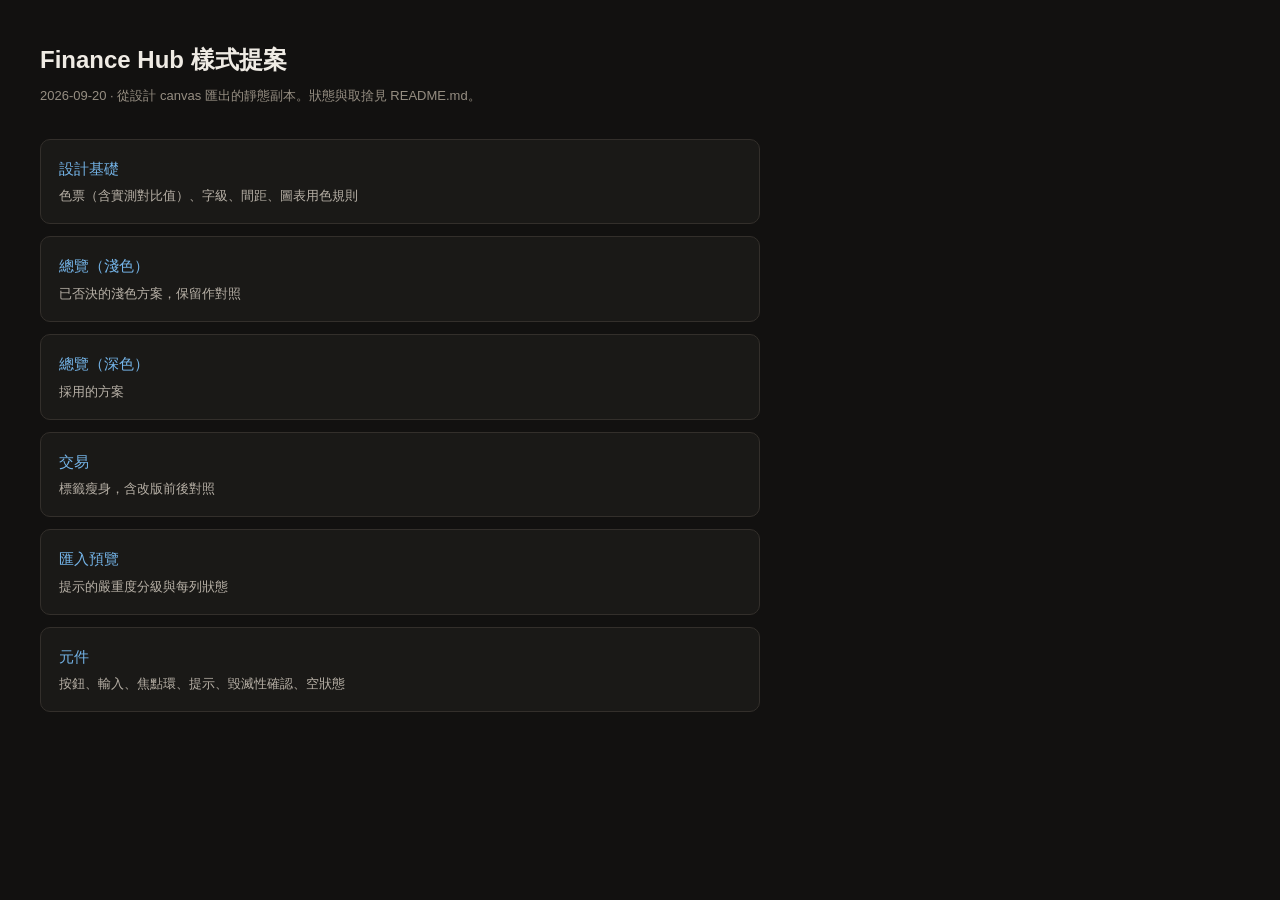
<file: docs/design/2026-09-restyle/index.html>
<!doctype html>
<html lang="zh-Hant">
<head>
<meta charset="utf-8">
<title>Finance Hub 樣式提案 2026-09</title>
<style>
body { margin: 0; padding: 40px; background: #121110; color: #efebe4;
  font: 15px/1.7 -apple-system, BlinkMacSystemFont, "Segoe UI", "PingFang TC", "Noto Sans TC", sans-serif; }
h1 { font-size: 24px; margin: 0 0 4px; }
p.sub { color: #968e82; margin: 0 0 32px; font-size: 13px; }
ol { list-style: none; padding: 0; margin: 0; display: grid; gap: 12px; max-width: 720px; }
a { display: block; padding: 16px 18px; border: 1px solid #332f2b; border-radius: 10px;
  background: #1a1917; color: #74b4e8; text-decoration: none; }
a:hover { border-color: #736c63; }
span { display: block; color: #b7b0a6; font-size: 13px; margin-top: 4px; }
</style>
</head>
<body>
<h1>Finance Hub 樣式提案</h1>
<p class="sub">2026-09-20 · 從設計 canvas 匯出的靜態副本。狀態與取捨見 README.md。</p>
<ol>
  <li><a href="01-foundations.html">設計基礎<span>色票（含實測對比值）、字級、間距、圖表用色規則</span></a></li>
  <li><a href="02-overview-light.html">總覽（淺色）<span>已否決的淺色方案，保留作對照</span></a></li>
  <li><a href="03-overview-dark.html">總覽（深色）<span>採用的方案</span></a></li>
  <li><a href="04-transactions.html">交易<span>標籤瘦身，含改版前後對照</span></a></li>
  <li><a href="05-import.html">匯入預覽<span>提示的嚴重度分級與每列狀態</span></a></li>
  <li><a href="06-components.html">元件<span>按鈕、輸入、焦點環、提示、毀滅性確認、空狀態</span></a></li>
</ol>
</body>
</html>
</file>
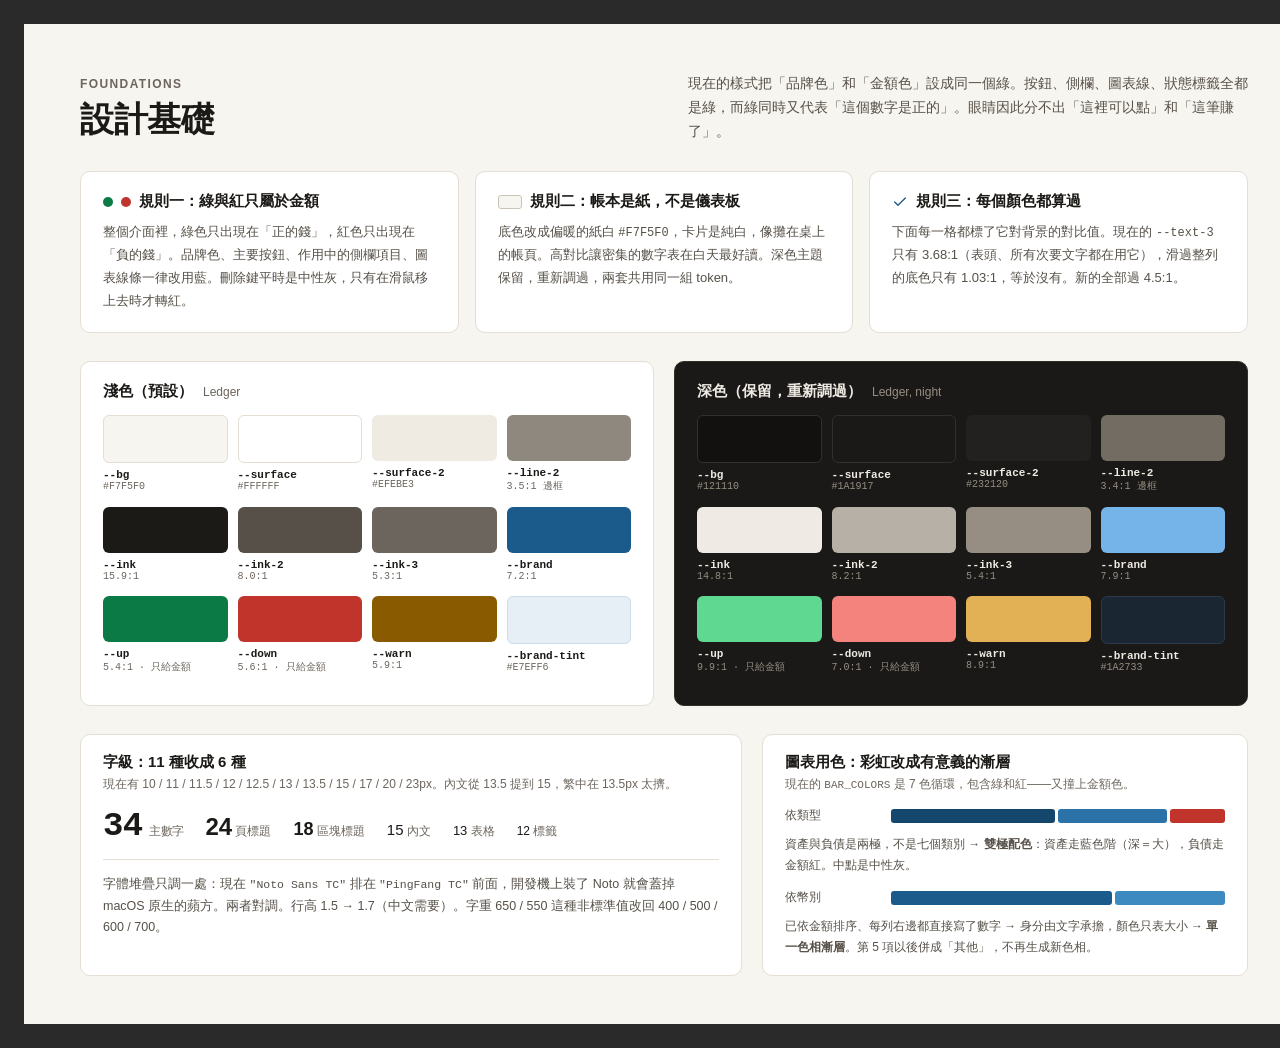
<file: docs/design/2026-09-restyle/01-foundations.html>
<!doctype html>
<html lang="zh-Hant">
<head>
<meta charset="utf-8">
<title>設計基礎 — Finance Hub 樣式提案 2026-09</title>
<style>
body { margin: 0; font-family: -apple-system, BlinkMacSystemFont, "Segoe UI", "PingFang TC", "Noto Sans TC", sans-serif; }
a { color: #1C5A8A; } a:hover { color: #14476B; }
body { padding: 24px; background: #2a2a2a; }
</style>
</head>
<body>
<!-- Exported from the design canvas on 2026-09-21. 色票（含實測對比值）、字級、間距、圖表用色規則 -->
<div style="width: 1280px; height: 1000px; box-sizing: border-box; padding: 48px 56px; background: #F7F5F0; color: #1C1A17; display: flex; flex-direction: column; gap: 28px;">

  <div style="display: flex; align-items: flex-end; justify-content: space-between; gap: 24px;">
    <div>
      <div style="font-size: 12px; font-weight: 600; letter-spacing: 1.4px; color: #6C655D;">FOUNDATIONS</div>
      <h1 style="margin: 6px 0 0; font-size: 34px; font-weight: 700; letter-spacing: -0.4px;">設計基礎</h1>
    </div>
    <div style="max-width: 560px; font-size: 14px; line-height: 1.7; color: #565048;">
      現在的樣式把「品牌色」和「金額色」設成同一個綠。按鈕、側欄、圖表線、狀態標籤全都是綠，而綠同時又代表「這個數字是正的」。眼睛因此分不出「這裡可以點」和「這筆賺了」。
    </div>
  </div>

  <div style="display: flex; gap: 16px;">
    <div style="flex-grow: 1; flex-basis: 0; background: #FFFFFF; border: 1px solid #E4DED4; border-radius: 10px; padding: 20px 22px;">
      <div style="display: flex; align-items: center; gap: 8px; margin-bottom: 10px;">
        <span style="width: 10px; height: 10px; border-radius: 50%; background: #0B7A45;"></span>
        <span style="width: 10px; height: 10px; border-radius: 50%; background: #C0342B;"></span>
        <div style="font-size: 15px; font-weight: 700;">規則一：綠與紅只屬於金額</div>
      </div>
      <div style="font-size: 13px; line-height: 1.75; color: #565048;">
        整個介面裡，綠色只出現在「正的錢」，紅色只出現在「負的錢」。品牌色、主要按鈕、作用中的側欄項目、圖表線條一律改用藍。刪除鍵平時是中性灰，只有在滑鼠移上去時才轉紅。
      </div>
    </div>
    <div style="flex-grow: 1; flex-basis: 0; background: #FFFFFF; border: 1px solid #E4DED4; border-radius: 10px; padding: 20px 22px;">
      <div style="display: flex; align-items: center; gap: 8px; margin-bottom: 10px;">
        <span style="display: inline-block; width: 22px; height: 12px; border-radius: 3px; background: #F7F5F0; border: 1px solid #CBC3B5;"></span>
        <div style="font-size: 15px; font-weight: 700;">規則二：帳本是紙，不是儀表板</div>
      </div>
      <div style="font-size: 13px; line-height: 1.75; color: #565048;">
        底色改成偏暖的紙白 <span style="font-family: ui-monospace, 'SF Mono', Menlo, monospace; font-size: 12px;">#F7F5F0</span>，卡片是純白，像攤在桌上的帳頁。高對比讓密集的數字表在白天最好讀。深色主題保留，重新調過，兩套共用同一組 token。
      </div>
    </div>
    <div style="flex-grow: 1; flex-basis: 0; background: #FFFFFF; border: 1px solid #E4DED4; border-radius: 10px; padding: 20px 22px;">
      <div style="display: flex; align-items: center; gap: 8px; margin-bottom: 10px;">
        <svg width="16" height="16" viewBox="0 0 24 24" fill="none" stroke="#1C5A8A" stroke-width="2" stroke-linecap="round" stroke-linejoin="round" aria-hidden="true"><path d="M20 6 9 17l-5-5"></path></svg>
        <div style="font-size: 15px; font-weight: 700;">規則三：每個顏色都算過</div>
      </div>
      <div style="font-size: 13px; line-height: 1.75; color: #565048;">
        下面每一格都標了它對背景的對比值。現在的 <span style="font-family: ui-monospace, 'SF Mono', Menlo, monospace; font-size: 12px;">--text-3</span> 只有 3.68:1（表頭、所有次要文字都在用它），滑過整列的底色只有 1.03:1，等於沒有。新的全部過 4.5:1。
      </div>
    </div>
  </div>

  <div style="display: flex; gap: 20px; flex-grow: 1;">

    <div style="flex-grow: 1; flex-basis: 0; background: #FFFFFF; border: 1px solid #E4DED4; border-radius: 10px; padding: 20px 22px; display: flex; flex-direction: column; gap: 14px;">
      <div style="display: flex; align-items: baseline; gap: 10px;">
        <div style="font-size: 15px; font-weight: 700;">淺色（預設）</div>
        <div style="font-size: 12px; color: #6C655D;">Ledger</div>
      </div>

      <div style="display: grid; grid-template-columns: repeat(4, minmax(0, 1fr)); gap: 10px;">
        <div><div style="height: 46px; border-radius: 6px; background: #F7F5F0; border: 1px solid #E4DED4;"></div><div style="margin-top: 6px; font-family: ui-monospace, 'SF Mono', Menlo, monospace; font-size: 11px; font-weight: 600;">--bg</div><div style="font-family: ui-monospace, 'SF Mono', Menlo, monospace; font-size: 10px; color: #6C655D;">#F7F5F0</div></div>
        <div><div style="height: 46px; border-radius: 6px; background: #FFFFFF; border: 1px solid #E4DED4;"></div><div style="margin-top: 6px; font-family: ui-monospace, 'SF Mono', Menlo, monospace; font-size: 11px; font-weight: 600;">--surface</div><div style="font-family: ui-monospace, 'SF Mono', Menlo, monospace; font-size: 10px; color: #6C655D;">#FFFFFF</div></div>
        <div><div style="height: 46px; border-radius: 6px; background: #EFEBE3;"></div><div style="margin-top: 6px; font-family: ui-monospace, 'SF Mono', Menlo, monospace; font-size: 11px; font-weight: 600;">--surface-2</div><div style="font-family: ui-monospace, 'SF Mono', Menlo, monospace; font-size: 10px; color: #6C655D;">#EFEBE3</div></div>
        <div><div style="height: 46px; border-radius: 6px; background: #8E887E;"></div><div style="margin-top: 6px; font-family: ui-monospace, 'SF Mono', Menlo, monospace; font-size: 11px; font-weight: 600;">--line-2</div><div style="font-family: ui-monospace, 'SF Mono', Menlo, monospace; font-size: 10px; color: #6C655D;">3.5:1 邊框</div></div>
      </div>

      <div style="display: grid; grid-template-columns: repeat(4, minmax(0, 1fr)); gap: 10px;">
        <div><div style="height: 46px; border-radius: 6px; background: #1C1A17;"></div><div style="margin-top: 6px; font-family: ui-monospace, 'SF Mono', Menlo, monospace; font-size: 11px; font-weight: 600;">--ink</div><div style="font-family: ui-monospace, 'SF Mono', Menlo, monospace; font-size: 10px; color: #6C655D;">15.9:1</div></div>
        <div><div style="height: 46px; border-radius: 6px; background: #565048;"></div><div style="margin-top: 6px; font-family: ui-monospace, 'SF Mono', Menlo, monospace; font-size: 11px; font-weight: 600;">--ink-2</div><div style="font-family: ui-monospace, 'SF Mono', Menlo, monospace; font-size: 10px; color: #6C655D;">8.0:1</div></div>
        <div><div style="height: 46px; border-radius: 6px; background: #6C655D;"></div><div style="margin-top: 6px; font-family: ui-monospace, 'SF Mono', Menlo, monospace; font-size: 11px; font-weight: 600;">--ink-3</div><div style="font-family: ui-monospace, 'SF Mono', Menlo, monospace; font-size: 10px; color: #6C655D;">5.3:1</div></div>
        <div><div style="height: 46px; border-radius: 6px; background: #1B5B8C;"></div><div style="margin-top: 6px; font-family: ui-monospace, 'SF Mono', Menlo, monospace; font-size: 11px; font-weight: 600;">--brand</div><div style="font-family: ui-monospace, 'SF Mono', Menlo, monospace; font-size: 10px; color: #6C655D;">7.2:1</div></div>
      </div>

      <div style="display: grid; grid-template-columns: repeat(4, minmax(0, 1fr)); gap: 10px;">
        <div><div style="height: 46px; border-radius: 6px; background: #0B7A45;"></div><div style="margin-top: 6px; font-family: ui-monospace, 'SF Mono', Menlo, monospace; font-size: 11px; font-weight: 600;">--up</div><div style="font-family: ui-monospace, 'SF Mono', Menlo, monospace; font-size: 10px; color: #6C655D;">5.4:1 · 只給金額</div></div>
        <div><div style="height: 46px; border-radius: 6px; background: #C0342B;"></div><div style="margin-top: 6px; font-family: ui-monospace, 'SF Mono', Menlo, monospace; font-size: 11px; font-weight: 600;">--down</div><div style="font-family: ui-monospace, 'SF Mono', Menlo, monospace; font-size: 10px; color: #6C655D;">5.6:1 · 只給金額</div></div>
        <div><div style="height: 46px; border-radius: 6px; background: #8A5A00;"></div><div style="margin-top: 6px; font-family: ui-monospace, 'SF Mono', Menlo, monospace; font-size: 11px; font-weight: 600;">--warn</div><div style="font-family: ui-monospace, 'SF Mono', Menlo, monospace; font-size: 10px; color: #6C655D;">5.9:1</div></div>
        <div><div style="height: 46px; border-radius: 6px; background: #E7EFF6; border: 1px solid #CBDCEA;"></div><div style="margin-top: 6px; font-family: ui-monospace, 'SF Mono', Menlo, monospace; font-size: 11px; font-weight: 600;">--brand-tint</div><div style="font-family: ui-monospace, 'SF Mono', Menlo, monospace; font-size: 10px; color: #6C655D;">#E7EFF6</div></div>
      </div>
    </div>

    <div style="flex-grow: 1; flex-basis: 0; background: #1A1917; border: 1px solid #332F2B; border-radius: 10px; padding: 20px 22px; display: flex; flex-direction: column; gap: 14px;">
      <div style="display: flex; align-items: baseline; gap: 10px;">
        <div style="font-size: 15px; font-weight: 700; color: #EFEBE4;">深色（保留，重新調過）</div>
        <div style="font-size: 12px; color: #968E82;">Ledger, night</div>
      </div>

      <div style="display: grid; grid-template-columns: repeat(4, minmax(0, 1fr)); gap: 10px;">
        <div><div style="height: 46px; border-radius: 6px; background: #121110; border: 1px solid #332F2B;"></div><div style="margin-top: 6px; font-family: ui-monospace, 'SF Mono', Menlo, monospace; font-size: 11px; font-weight: 600; color: #EFEBE4;">--bg</div><div style="font-family: ui-monospace, 'SF Mono', Menlo, monospace; font-size: 10px; color: #968E82;">#121110</div></div>
        <div><div style="height: 46px; border-radius: 6px; background: #1A1917; border: 1px solid #332F2B;"></div><div style="margin-top: 6px; font-family: ui-monospace, 'SF Mono', Menlo, monospace; font-size: 11px; font-weight: 600; color: #EFEBE4;">--surface</div><div style="font-family: ui-monospace, 'SF Mono', Menlo, monospace; font-size: 10px; color: #968E82;">#1A1917</div></div>
        <div><div style="height: 46px; border-radius: 6px; background: #232120;"></div><div style="margin-top: 6px; font-family: ui-monospace, 'SF Mono', Menlo, monospace; font-size: 11px; font-weight: 600; color: #EFEBE4;">--surface-2</div><div style="font-family: ui-monospace, 'SF Mono', Menlo, monospace; font-size: 10px; color: #968E82;">#232120</div></div>
        <div><div style="height: 46px; border-radius: 6px; background: #736C63;"></div><div style="margin-top: 6px; font-family: ui-monospace, 'SF Mono', Menlo, monospace; font-size: 11px; font-weight: 600; color: #EFEBE4;">--line-2</div><div style="font-family: ui-monospace, 'SF Mono', Menlo, monospace; font-size: 10px; color: #968E82;">3.4:1 邊框</div></div>
      </div>

      <div style="display: grid; grid-template-columns: repeat(4, minmax(0, 1fr)); gap: 10px;">
        <div><div style="height: 46px; border-radius: 6px; background: #EFEBE4;"></div><div style="margin-top: 6px; font-family: ui-monospace, 'SF Mono', Menlo, monospace; font-size: 11px; font-weight: 600; color: #EFEBE4;">--ink</div><div style="font-family: ui-monospace, 'SF Mono', Menlo, monospace; font-size: 10px; color: #968E82;">14.8:1</div></div>
        <div><div style="height: 46px; border-radius: 6px; background: #B7B0A6;"></div><div style="margin-top: 6px; font-family: ui-monospace, 'SF Mono', Menlo, monospace; font-size: 11px; font-weight: 600; color: #EFEBE4;">--ink-2</div><div style="font-family: ui-monospace, 'SF Mono', Menlo, monospace; font-size: 10px; color: #968E82;">8.2:1</div></div>
        <div><div style="height: 46px; border-radius: 6px; background: #968E82;"></div><div style="margin-top: 6px; font-family: ui-monospace, 'SF Mono', Menlo, monospace; font-size: 11px; font-weight: 600; color: #EFEBE4;">--ink-3</div><div style="font-family: ui-monospace, 'SF Mono', Menlo, monospace; font-size: 10px; color: #968E82;">5.4:1</div></div>
        <div><div style="height: 46px; border-radius: 6px; background: #74B4E8;"></div><div style="margin-top: 6px; font-family: ui-monospace, 'SF Mono', Menlo, monospace; font-size: 11px; font-weight: 600; color: #EFEBE4;">--brand</div><div style="font-family: ui-monospace, 'SF Mono', Menlo, monospace; font-size: 10px; color: #968E82;">7.9:1</div></div>
      </div>

      <div style="display: grid; grid-template-columns: repeat(4, minmax(0, 1fr)); gap: 10px;">
        <div><div style="height: 46px; border-radius: 6px; background: #5FD991;"></div><div style="margin-top: 6px; font-family: ui-monospace, 'SF Mono', Menlo, monospace; font-size: 11px; font-weight: 600; color: #EFEBE4;">--up</div><div style="font-family: ui-monospace, 'SF Mono', Menlo, monospace; font-size: 10px; color: #968E82;">9.9:1 · 只給金額</div></div>
        <div><div style="height: 46px; border-radius: 6px; background: #F4837E;"></div><div style="margin-top: 6px; font-family: ui-monospace, 'SF Mono', Menlo, monospace; font-size: 11px; font-weight: 600; color: #EFEBE4;">--down</div><div style="font-family: ui-monospace, 'SF Mono', Menlo, monospace; font-size: 10px; color: #968E82;">7.0:1 · 只給金額</div></div>
        <div><div style="height: 46px; border-radius: 6px; background: #E3B155;"></div><div style="margin-top: 6px; font-family: ui-monospace, 'SF Mono', Menlo, monospace; font-size: 11px; font-weight: 600; color: #EFEBE4;">--warn</div><div style="font-family: ui-monospace, 'SF Mono', Menlo, monospace; font-size: 10px; color: #968E82;">8.9:1</div></div>
        <div><div style="height: 46px; border-radius: 6px; background: #1A2733; border: 1px solid #2B3A49;"></div><div style="margin-top: 6px; font-family: ui-monospace, 'SF Mono', Menlo, monospace; font-size: 11px; font-weight: 600; color: #EFEBE4;">--brand-tint</div><div style="font-family: ui-monospace, 'SF Mono', Menlo, monospace; font-size: 10px; color: #968E82;">#1A2733</div></div>
      </div>
    </div>
  </div>

  <div style="display: flex; gap: 20px;">
    <div style="flex-grow: 1.4; flex-basis: 0; background: #FFFFFF; border: 1px solid #E4DED4; border-radius: 10px; padding: 18px 22px;">
      <div style="font-size: 15px; font-weight: 700; margin-bottom: 4px;">字級：11 種收成 6 種</div>
      <div style="font-size: 12px; color: #6C655D; margin-bottom: 14px;">現在有 10 / 11 / 11.5 / 12 / 12.5 / 13 / 13.5 / 15 / 17 / 20 / 23px。內文從 13.5 提到 15，繁中在 13.5px 太擠。</div>
      <div style="display: flex; align-items: baseline; gap: 22px; flex-wrap: wrap;">
        <div style="font-family: ui-monospace, 'SF Mono', Menlo, monospace; font-size: 34px; font-weight: 700; letter-spacing: -0.6px; font-variant-numeric: tabular-nums;">34<span style="font-size: 12px; font-weight: 400; color: #6C655D; font-family: inherit;"> 主數字</span></div>
        <div style="font-size: 24px; font-weight: 700;">24<span style="font-size: 12px; font-weight: 400; color: #6C655D;"> 頁標題</span></div>
        <div style="font-size: 18px; font-weight: 600;">18<span style="font-size: 12px; font-weight: 400; color: #6C655D;"> 區塊標題</span></div>
        <div style="font-size: 15px;">15<span style="font-size: 12px; color: #6C655D;"> 內文</span></div>
        <div style="font-size: 13px;">13<span style="font-size: 12px; color: #6C655D;"> 表格</span></div>
        <div style="font-size: 12px;">12<span style="font-size: 12px; color: #6C655D;"> 標籤</span></div>
      </div>
      <div style="margin-top: 14px; padding-top: 14px; border-top: 1px solid #E4DED4; font-size: 12.5px; line-height: 1.7; color: #565048;">
        字體堆疊只調一處：現在 <span style="font-family: ui-monospace, 'SF Mono', Menlo, monospace; font-size: 11.5px;">"Noto Sans TC"</span> 排在 <span style="font-family: ui-monospace, 'SF Mono', Menlo, monospace; font-size: 11.5px;">"PingFang TC"</span> 前面，開發機上裝了 Noto 就會蓋掉 macOS 原生的蘋方。兩者對調。行高 1.5 → 1.7（中文需要）。字重 650 / 550 這種非標準值改回 400 / 500 / 600 / 700。
      </div>
    </div>

    <div style="flex-grow: 1; flex-basis: 0; background: #FFFFFF; border: 1px solid #E4DED4; border-radius: 10px; padding: 18px 22px;">
      <div style="font-size: 15px; font-weight: 700; margin-bottom: 4px;">圖表用色：彩虹改成有意義的漸層</div>
      <div style="font-size: 12px; color: #6C655D; margin-bottom: 14px;">現在的 <span style="font-family: ui-monospace, 'SF Mono', Menlo, monospace; font-size: 11px;">BAR_COLORS</span> 是 7 色循環，包含綠和紅——又撞上金額色。</div>
      <div style="display: flex; flex-direction: column; gap: 10px;">
        <div style="display: flex; align-items: center; gap: 10px;">
          <div style="flex: 0 0 96px; font-size: 12px; color: #565048;">依類型</div>
          <div style="display: flex; gap: 3px; flex-grow: 1;">
            <span style="flex-grow: 3; height: 14px; border-radius: 3px; background: #14476B;"></span>
            <span style="flex-grow: 2; height: 14px; border-radius: 3px; background: #2A72A8;"></span>
            <span style="flex-grow: 1; height: 14px; border-radius: 3px; background: #C0342B;"></span>
          </div>
        </div>
        <div style="font-size: 12px; line-height: 1.7; color: #565048;">資產與負債是兩極，不是七個類別 → <b>雙極配色</b>：資產走藍色階（深＝大），負債走金額紅。中點是中性灰。</div>
        <div style="display: flex; align-items: center; gap: 10px; margin-top: 4px;">
          <div style="flex: 0 0 96px; font-size: 12px; color: #565048;">依幣別</div>
          <div style="display: flex; gap: 3px; flex-grow: 1;">
            <span style="flex-grow: 4; height: 14px; border-radius: 3px; background: #1B5B8C;"></span>
            <span style="flex-grow: 2; height: 14px; border-radius: 3px; background: #3D8AC0;"></span>
          </div>
        </div>
        <div style="font-size: 12px; line-height: 1.7; color: #565048;">已依金額排序、每列右邊都直接寫了數字 → 身分由文字承擔，顏色只表大小 → <b>單一色相漸層</b>。第 5 項以後併成「其他」，不再生成新色相。</div>
      </div>
    </div>
  </div>

</div>
</body>
</html>
</file>
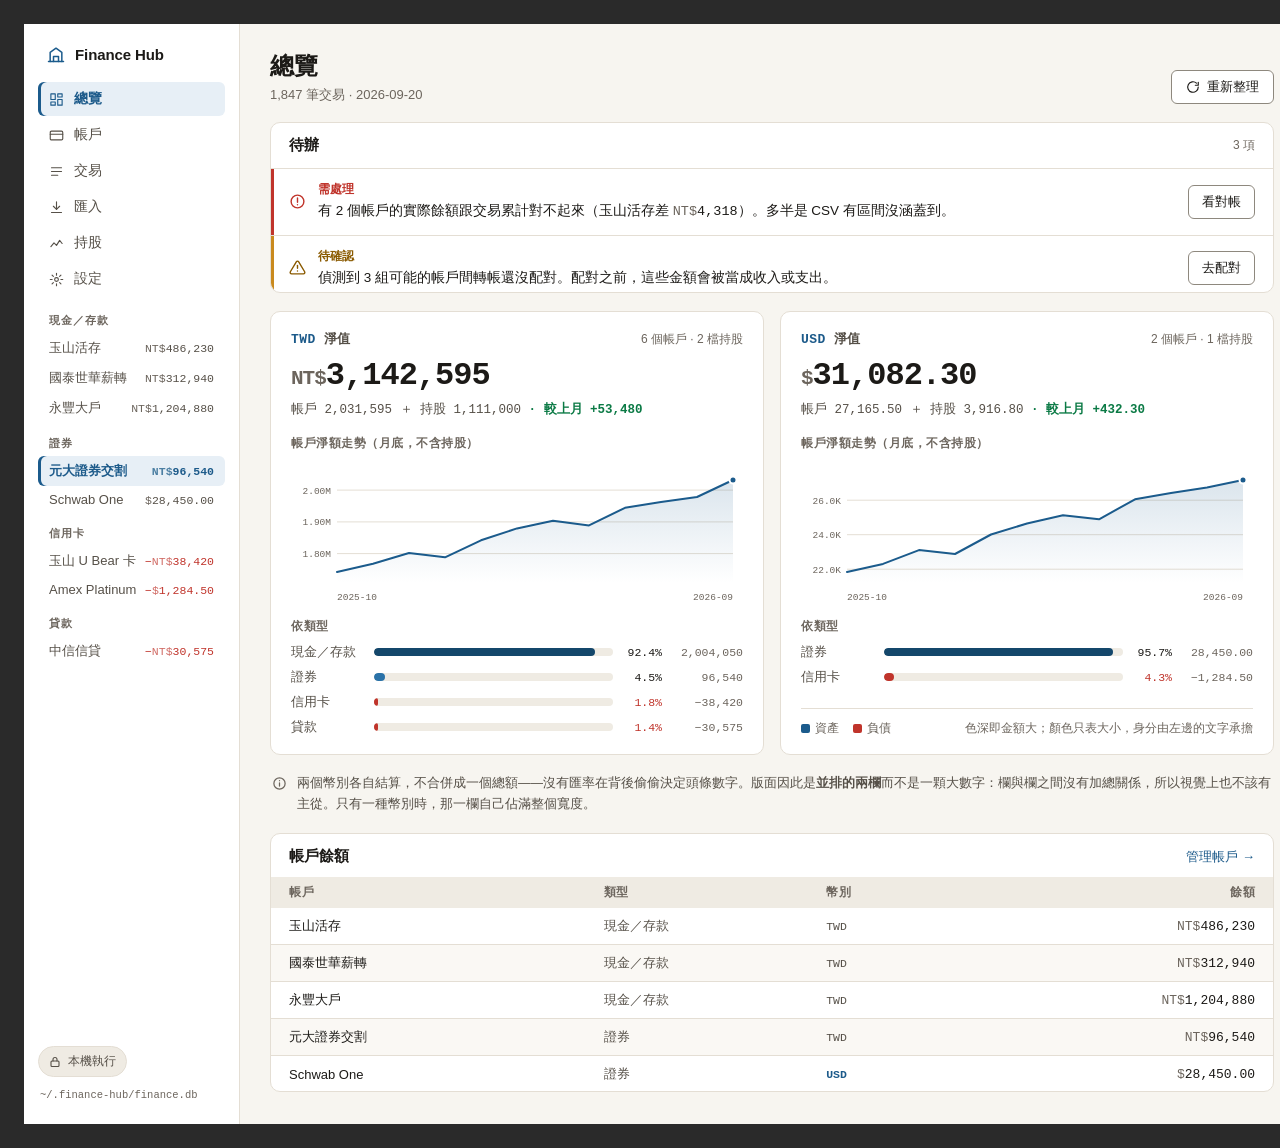
<file: docs/design/2026-09-restyle/02-overview-light.html>
<!doctype html>
<html lang="zh-Hant">
<head>
<meta charset="utf-8">
<title>總覽（淺色） — Finance Hub 樣式提案 2026-09</title>
<style>
body { margin: 0; font-family: -apple-system, BlinkMacSystemFont, "Segoe UI", "PingFang TC", "Noto Sans TC", sans-serif; }
a { color: #1C5A8A; } a:hover { color: #14476B; }
body { padding: 24px; background: #2a2a2a; }
</style>
</head>
<body>
<!-- Exported from the design canvas on 2026-09-21. 已否決的淺色方案，保留作對照 -->
<div style="width: 1280px; height: 1100px; box-sizing: border-box; display: flex; background: #F7F5F0; color: #1C1A17;">

  <aside style="flex: 0 0 216px; box-sizing: border-box; background: #FFFFFF; border-right: 1px solid #E4DED4; padding: 20px 14px; display: flex; flex-direction: column; gap: 18px;">
    <div style="display: flex; align-items: center; gap: 9px; padding: 0 8px;">
      <svg width="20" height="20" viewBox="0 0 24 24" fill="none" stroke="#1B5B8C" stroke-width="1.8" stroke-linecap="round" stroke-linejoin="round" aria-hidden="true"><path d="M3 21h18"></path><path d="M5 21V10l7-5 7 5v11"></path><path d="M9 21v-6h6v6"></path></svg>
      <span style="font-size: 15px; font-weight: 700; letter-spacing: -0.1px;">Finance Hub</span>
    </div>

    <nav style="display: flex; flex-direction: column; gap: 2px;">
      <a href="#" style="display: flex; align-items: center; gap: 10px; padding: 8px 11px; border-radius: 6px; text-decoration: none; font-size: 13.5px; font-weight: 600; color: #1C5A8A; background: #E7EFF6; box-shadow: inset 3px 0 0 #1B5B8C;">
        <svg width="15" height="15" viewBox="0 0 24 24" fill="none" stroke="currentColor" stroke-width="1.8" stroke-linecap="round" stroke-linejoin="round" aria-hidden="true"><rect x="3" y="3" width="7" height="9"></rect><rect x="14" y="3" width="7" height="5"></rect><rect x="14" y="12" width="7" height="9"></rect><rect x="3" y="16" width="7" height="5"></rect></svg>
        總覽
      </a>
      <a href="#" style="display: flex; align-items: center; gap: 10px; padding: 8px 11px; border-radius: 6px; text-decoration: none; font-size: 13.5px; color: #565048;">
        <svg width="15" height="15" viewBox="0 0 24 24" fill="none" stroke="currentColor" stroke-width="1.8" stroke-linecap="round" stroke-linejoin="round" aria-hidden="true"><rect x="2" y="5" width="20" height="14" rx="2"></rect><path d="M2 10h20"></path></svg>
        帳戶
      </a>
      <a href="#" style="display: flex; align-items: center; gap: 10px; padding: 8px 11px; border-radius: 6px; text-decoration: none; font-size: 13.5px; color: #565048;">
        <svg width="15" height="15" viewBox="0 0 24 24" fill="none" stroke="currentColor" stroke-width="1.8" stroke-linecap="round" stroke-linejoin="round" aria-hidden="true"><path d="M4 6h16"></path><path d="M4 12h16"></path><path d="M4 18h10"></path></svg>
        交易
      </a>
      <a href="#" style="display: flex; align-items: center; gap: 10px; padding: 8px 11px; border-radius: 6px; text-decoration: none; font-size: 13.5px; color: #565048;">
        <svg width="15" height="15" viewBox="0 0 24 24" fill="none" stroke="currentColor" stroke-width="1.8" stroke-linecap="round" stroke-linejoin="round" aria-hidden="true"><path d="M12 3v12"></path><path d="M7 10l5 5 5-5"></path><path d="M4 20h16"></path></svg>
        匯入
      </a>
      <a href="#" style="display: flex; align-items: center; gap: 10px; padding: 8px 11px; border-radius: 6px; text-decoration: none; font-size: 13.5px; color: #565048;">
        <svg width="15" height="15" viewBox="0 0 24 24" fill="none" stroke="currentColor" stroke-width="1.8" stroke-linecap="round" stroke-linejoin="round" aria-hidden="true"><path d="M3 17l5-6 4 4 5-8 4 5"></path></svg>
        持股
      </a>
      <a href="#" style="display: flex; align-items: center; gap: 10px; padding: 8px 11px; border-radius: 6px; text-decoration: none; font-size: 13.5px; color: #565048;">
        <svg width="15" height="15" viewBox="0 0 24 24" fill="none" stroke="currentColor" stroke-width="1.8" stroke-linecap="round" stroke-linejoin="round" aria-hidden="true"><circle cx="12" cy="12" r="3"></circle><path d="M12 2v3M12 19v3M2 12h3M19 12h3M4.9 4.9l2.1 2.1M17 17l2.1 2.1M19.1 4.9L17 7M7 17l-2.1 2.1"></path></svg>
        設定
      </a>
    </nav>

    <div style="display: flex; flex-direction: column; gap: 14px; overflow: hidden;">
      <div>
        <div style="font-size: 10.5px; letter-spacing: 0.09em; text-transform: uppercase; color: #6C655D; padding: 0 11px 5px; font-weight: 600;">現金／存款</div>
        <a href="#" style="display: flex; align-items: baseline; gap: 8px; padding: 6px 11px; border-radius: 6px; text-decoration: none; font-size: 13px; color: #565048;">
          <span style="flex: 1 1 auto; min-width: 0; overflow: hidden; text-overflow: ellipsis; white-space: nowrap;">玉山活存</span>
          <span style="flex: 0 0 auto; font-family: ui-monospace, 'SF Mono', Menlo, monospace; font-size: 11.5px; font-variant-numeric: tabular-nums;"><span style="color: #6C655D;">NT$</span>486,230</span>
        </a>
        <a href="#" style="display: flex; align-items: baseline; gap: 8px; padding: 6px 11px; border-radius: 6px; text-decoration: none; font-size: 13px; color: #565048;">
          <span style="flex: 1 1 auto; min-width: 0; overflow: hidden; text-overflow: ellipsis; white-space: nowrap;">國泰世華薪轉</span>
          <span style="flex: 0 0 auto; font-family: ui-monospace, 'SF Mono', Menlo, monospace; font-size: 11.5px; font-variant-numeric: tabular-nums;"><span style="color: #6C655D;">NT$</span>312,940</span>
        </a>
        <a href="#" style="display: flex; align-items: baseline; gap: 8px; padding: 6px 11px; border-radius: 6px; text-decoration: none; font-size: 13px; color: #565048;">
          <span style="flex: 1 1 auto; min-width: 0; overflow: hidden; text-overflow: ellipsis; white-space: nowrap;">永豐大戶</span>
          <span style="flex: 0 0 auto; font-family: ui-monospace, 'SF Mono', Menlo, monospace; font-size: 11.5px; font-variant-numeric: tabular-nums;"><span style="color: #6C655D;">NT$</span>1,204,880</span>
        </a>
      </div>

      <div>
        <div style="font-size: 10.5px; letter-spacing: 0.09em; text-transform: uppercase; color: #6C655D; padding: 0 11px 5px; font-weight: 600;">證券</div>
        <a href="#" style="display: flex; align-items: baseline; gap: 8px; padding: 6px 11px; border-radius: 6px; text-decoration: none; font-size: 13px; color: #1C5A8A; font-weight: 600; background: #E7EFF6; box-shadow: inset 3px 0 0 #1B5B8C;">
          <span style="flex: 1 1 auto; min-width: 0; overflow: hidden; text-overflow: ellipsis; white-space: nowrap;">元大證券交割</span>
          <span style="flex: 0 0 auto; font-family: ui-monospace, 'SF Mono', Menlo, monospace; font-size: 11.5px; font-variant-numeric: tabular-nums;"><span style="color: #4C7FA3;">NT$</span>96,540</span>
        </a>
        <a href="#" style="display: flex; align-items: baseline; gap: 8px; padding: 6px 11px; border-radius: 6px; text-decoration: none; font-size: 13px; color: #565048;">
          <span style="flex: 1 1 auto; min-width: 0; overflow: hidden; text-overflow: ellipsis; white-space: nowrap;">Schwab One</span>
          <span style="flex: 0 0 auto; font-family: ui-monospace, 'SF Mono', Menlo, monospace; font-size: 11.5px; font-variant-numeric: tabular-nums;"><span style="color: #6C655D;">$</span>28,450.00</span>
        </a>
      </div>

      <div>
        <div style="font-size: 10.5px; letter-spacing: 0.09em; text-transform: uppercase; color: #6C655D; padding: 0 11px 5px; font-weight: 600;">信用卡</div>
        <a href="#" style="display: flex; align-items: baseline; gap: 8px; padding: 6px 11px; border-radius: 6px; text-decoration: none; font-size: 13px; color: #565048;">
          <span style="flex: 1 1 auto; min-width: 0; overflow: hidden; text-overflow: ellipsis; white-space: nowrap;">玉山 U Bear 卡</span>
          <span style="flex: 0 0 auto; font-family: ui-monospace, 'SF Mono', Menlo, monospace; font-size: 11.5px; font-variant-numeric: tabular-nums; color: #C0342B;">−<span style="opacity: 0.72;">NT$</span>38,420</span>
        </a>
        <a href="#" style="display: flex; align-items: baseline; gap: 8px; padding: 6px 11px; border-radius: 6px; text-decoration: none; font-size: 13px; color: #565048;">
          <span style="flex: 1 1 auto; min-width: 0; overflow: hidden; text-overflow: ellipsis; white-space: nowrap;">Amex Platinum</span>
          <span style="flex: 0 0 auto; font-family: ui-monospace, 'SF Mono', Menlo, monospace; font-size: 11.5px; font-variant-numeric: tabular-nums; color: #C0342B;">−<span style="opacity: 0.72;">$</span>1,284.50</span>
        </a>
      </div>

      <div>
        <div style="font-size: 10.5px; letter-spacing: 0.09em; text-transform: uppercase; color: #6C655D; padding: 0 11px 5px; font-weight: 600;">貸款</div>
        <a href="#" style="display: flex; align-items: baseline; gap: 8px; padding: 6px 11px; border-radius: 6px; text-decoration: none; font-size: 13px; color: #565048;">
          <span style="flex: 1 1 auto; min-width: 0; overflow: hidden; text-overflow: ellipsis; white-space: nowrap;">中信信貸</span>
          <span style="flex: 0 0 auto; font-family: ui-monospace, 'SF Mono', Menlo, monospace; font-size: 11.5px; font-variant-numeric: tabular-nums; color: #C0342B;">−<span style="opacity: 0.72;">NT$</span>30,575</span>
        </a>
      </div>
    </div>

    <div style="margin-top: auto; display: flex; flex-direction: column; gap: 9px;">
      <div style="display: inline-flex; align-items: center; gap: 7px; font-size: 12px; font-weight: 500; color: #565048; background: #EFEBE3; border: 1px solid #E4DED4; padding: 6px 10px; border-radius: 999px; width: fit-content;">
        <svg width="12" height="12" viewBox="0 0 24 24" fill="none" stroke="currentColor" stroke-width="2.2" stroke-linecap="round" stroke-linejoin="round" aria-hidden="true"><rect x="4" y="10" width="16" height="11" rx="2"></rect><path d="M8 10V7a4 4 0 0 1 8 0v3"></path></svg>
        本機執行
      </div>
      <div style="font-size: 11px; line-height: 1.6; color: #6C655D; padding: 0 2px; word-break: break-all;">
        <span style="font-family: ui-monospace, 'SF Mono', Menlo, monospace; font-size: 10.5px;">~/.finance-hub/finance.db</span>
      </div>
    </div>
  </aside>

  <main style="flex-grow: 1; min-width: 0; box-sizing: border-box; padding: 26px 30px 32px; display: flex; flex-direction: column; gap: 18px;">

    <div style="display: flex; align-items: flex-end; justify-content: space-between; gap: 16px;">
      <div>
        <h1 style="margin: 0; font-size: 24px; font-weight: 700; letter-spacing: -0.3px;">總覽</h1>
        <div style="margin-top: 4px; font-size: 13px; color: #6C655D;">1,847 筆交易 · 2026-09-20</div>
      </div>
      <button type="button" style="display: inline-flex; align-items: center; gap: 7px; font: inherit; font-size: 13px; font-weight: 500; height: 34px; padding: 0 14px; background: #FFFFFF; color: #1C1A17; border: 1px solid #8E887E; border-radius: 6px; cursor: pointer;">
        <svg width="14" height="14" viewBox="0 0 24 24" fill="none" stroke="currentColor" stroke-width="2" stroke-linecap="round" stroke-linejoin="round" aria-hidden="true"><path d="M21 12a9 9 0 1 1-3-6.7"></path><path d="M21 4v5h-5"></path></svg>
        重新整理
      </button>
    </div>

    <section style="background: #FFFFFF; border: 1px solid #E4DED4; border-radius: 10px; overflow: hidden;">
      <div style="display: flex; align-items: center; justify-content: space-between; padding: 13px 18px; border-bottom: 1px solid #E4DED4;">
        <div style="font-size: 15px; font-weight: 700;">待辦</div>
        <div style="font-size: 12px; color: #6C655D;">3 項</div>
      </div>

      <div style="display: flex; align-items: center; gap: 12px; padding: 12px 18px; border-bottom: 1px solid #E4DED4; box-shadow: inset 3px 0 0 #C0342B;">
        <svg width="17" height="17" viewBox="0 0 24 24" fill="none" stroke="#C0342B" stroke-width="2" stroke-linecap="round" stroke-linejoin="round" style="flex: 0 0 auto;" aria-hidden="true"><circle cx="12" cy="12" r="9"></circle><path d="M12 7v6"></path><path d="M12 16.5v.01"></path></svg>
        <div style="flex-grow: 1; min-width: 0;">
          <div style="font-size: 12px; font-weight: 700; color: #C0342B; letter-spacing: 0.2px;">需處理</div>
          <div style="margin-top: 2px; font-size: 13.5px; line-height: 1.6;">有 2 個帳戶的實際餘額跟交易累計對不起來（玉山活存差 <span style="font-family: ui-monospace, 'SF Mono', Menlo, monospace; font-variant-numeric: tabular-nums;"><span style="color: #6C655D;">NT$</span>4,318</span>）。多半是 CSV 有區間沒涵蓋到。</div>
        </div>
        <a href="#" style="flex: 0 0 auto; display: inline-flex; align-items: center; height: 32px; padding: 0 13px; font-size: 13px; font-weight: 500; text-decoration: none; color: #1C1A17; background: #FFFFFF; border: 1px solid #8E887E; border-radius: 6px;">看對帳</a>
      </div>

      <div style="display: flex; align-items: center; gap: 12px; padding: 12px 18px; border-bottom: 1px solid #E4DED4; box-shadow: inset 3px 0 0 #C98A1E;">
        <svg width="17" height="17" viewBox="0 0 24 24" fill="none" stroke="#8A5A00" stroke-width="2" stroke-linecap="round" stroke-linejoin="round" style="flex: 0 0 auto;" aria-hidden="true"><path d="M10.3 3.9 1.9 18a2 2 0 0 0 1.7 3h16.8a2 2 0 0 0 1.7-3L13.7 3.9a2 2 0 0 0-3.4 0z"></path><path d="M12 9v4"></path><path d="M12 17v.01"></path></svg>
        <div style="flex-grow: 1; min-width: 0;">
          <div style="font-size: 12px; font-weight: 700; color: #8A5A00; letter-spacing: 0.2px;">待確認</div>
          <div style="margin-top: 2px; font-size: 13.5px; line-height: 1.6;">偵測到 3 組可能的帳戶間轉帳還沒配對。配對之前，這些金額會被當成收入或支出。</div>
        </div>
        <a href="#" style="flex: 0 0 auto; display: inline-flex; align-items: center; height: 32px; padding: 0 13px; font-size: 13px; font-weight: 500; text-decoration: none; color: #1C1A17; background: #FFFFFF; border: 1px solid #8E887E; border-radius: 6px;">去配對</a>
      </div>

      <div style="display: flex; align-items: center; gap: 12px; padding: 12px 18px; box-shadow: inset 3px 0 0 #1B5B8C;">
        <svg width="17" height="17" viewBox="0 0 24 24" fill="none" stroke="#1B5B8C" stroke-width="2" stroke-linecap="round" stroke-linejoin="round" style="flex: 0 0 auto;" aria-hidden="true"><circle cx="12" cy="12" r="9"></circle><path d="M12 11v5"></path><path d="M12 7.5v.01"></path></svg>
        <div style="flex-grow: 1; min-width: 0;">
          <div style="font-size: 12px; font-weight: 700; color: #1C5A8A; letter-spacing: 0.2px;">說明</div>
          <div style="margin-top: 2px; font-size: 13.5px; line-height: 1.6;">走勢只含帳戶淨額。持股在第一階段沒有歷史價格，折進去會畫出一條從來不存在的線。</div>
        </div>
      </div>
    </section>

    <div style="display: flex; gap: 16px;">

      <section style="flex-grow: 1; flex-basis: 0; min-width: 0; background: #FFFFFF; border: 1px solid #E4DED4; border-radius: 10px; padding: 18px 20px;">
        <div style="display: flex; align-items: baseline; justify-content: space-between; gap: 12px;">
          <div style="display: flex; align-items: baseline; gap: 8px;">
            <span style="font-family: ui-monospace, 'SF Mono', Menlo, monospace; font-size: 13px; font-weight: 700; letter-spacing: 0.4px; color: #1C5A8A;">TWD</span>
            <span style="font-size: 13px; font-weight: 600; color: #565048;">淨值</span>
          </div>
          <span style="font-size: 12px; color: #6C655D;">6 個帳戶 · 2 檔持股</span>
        </div>

        <div style="margin-top: 10px; font-family: ui-monospace, 'SF Mono', Menlo, monospace; font-size: 32px; font-weight: 700; letter-spacing: -1px; font-variant-numeric: tabular-nums; line-height: 1.1;">
          <span style="color: #6C655D; font-size: 21px; font-weight: 600;">NT$</span>3,142,595
        </div>
        <div style="margin-top: 8px; font-size: 12.5px; color: #565048; font-family: ui-monospace, 'SF Mono', Menlo, monospace; font-variant-numeric: tabular-nums;">
          帳戶 2,031,595 ＋ 持股 1,111,000
          <span style="color: #0B7A45; font-weight: 600;"> · 較上月 +53,480</span>
        </div>

        <div style="margin-top: 18px; font-size: 11.5px; font-weight: 600; letter-spacing: 0.5px; color: #6C655D;">帳戶淨額走勢（月底，不含持股）</div>
        <svg viewBox="0 0 452 150" style="width: 100%; height: 150px; display: block; margin-top: 4px;" role="img" aria-label="TWD 帳戶淨額十二個月走勢，從 1,742,300 上升到 2,031,595">
          <defs>
            <linearGradient id="twdArea" x1="0" y1="0" x2="0" y2="1">
              <stop offset="0%" stop-color="#1B5B8C" stop-opacity="0.16"></stop>
              <stop offset="100%" stop-color="#1B5B8C" stop-opacity="0"></stop>
            </linearGradient>
          </defs>
          <line x1="46" x2="442" y1="35.1" y2="35.1" stroke="#E4DED4" stroke-width="1"></line>
          <line x1="46" x2="442" y1="66.9" y2="66.9" stroke="#E4DED4" stroke-width="1"></line>
          <line x1="46" x2="442" y1="98.6" y2="98.6" stroke="#E4DED4" stroke-width="1"></line>
          <text x="40" y="38.5" text-anchor="end" fill="#6C655D" font-size="9.5" font-family="ui-monospace, 'SF Mono', Menlo, monospace">2.00M</text>
          <text x="40" y="70.3" text-anchor="end" fill="#6C655D" font-size="9.5" font-family="ui-monospace, 'SF Mono', Menlo, monospace">1.90M</text>
          <text x="40" y="102" text-anchor="end" fill="#6C655D" font-size="9.5" font-family="ui-monospace, 'SF Mono', Menlo, monospace">1.80M</text>
          <path d="M46,117L82,108.7L118,98L154,102.3L190,85.3L226,73.4L262,65.8L298,70.4L334,52.8L370,46.9L406,42L442,25L442,128L46,128Z" fill="url(#twdArea)"></path>
          <path d="M46,117L82,108.7L118,98L154,102.3L190,85.3L226,73.4L262,65.8L298,70.4L334,52.8L370,46.9L406,42L442,25" fill="none" stroke="#1B5B8C" stroke-width="2" stroke-linejoin="round" stroke-linecap="round"></path>
          <circle cx="442" cy="25" r="3.5" fill="#1B5B8C" stroke="#FFFFFF" stroke-width="2"></circle>
          <text x="46" y="145" text-anchor="start" fill="#6C655D" font-size="9.5" font-family="ui-monospace, 'SF Mono', Menlo, monospace">2025-10</text>
          <text x="442" y="145" text-anchor="end" fill="#6C655D" font-size="9.5" font-family="ui-monospace, 'SF Mono', Menlo, monospace">2026-09</text>
        </svg>

        <div style="margin-top: 14px; font-size: 11.5px; font-weight: 600; letter-spacing: 0.5px; color: #6C655D; margin-bottom: 10px;">依類型</div>
        <div style="display: flex; align-items: center; gap: 9px; margin-bottom: 8px; font-size: 12.5px;">
          <span style="flex: 0 0 74px; color: #565048;">現金／存款</span>
          <span style="flex-grow: 1; height: 8px; background: #EFEBE3; border-radius: 4px; overflow: hidden; display: block;"><span style="display: block; width: 92.4%; height: 100%; background: #14476B; border-radius: 4px;"></span></span>
          <span style="flex: 0 0 40px; text-align: right; font-family: ui-monospace, 'SF Mono', Menlo, monospace; font-size: 11.5px; font-variant-numeric: tabular-nums;">92.4%</span>
          <span style="flex: 0 0 72px; text-align: right; font-family: ui-monospace, 'SF Mono', Menlo, monospace; font-size: 11.5px; color: #6C655D; font-variant-numeric: tabular-nums;">2,004,050</span>
        </div>
        <div style="display: flex; align-items: center; gap: 9px; margin-bottom: 8px; font-size: 12.5px;">
          <span style="flex: 0 0 74px; color: #565048;">證券</span>
          <span style="flex-grow: 1; height: 8px; background: #EFEBE3; border-radius: 4px; overflow: hidden; display: block;"><span style="display: block; width: 4.45%; height: 100%; background: #2A72A8; border-radius: 4px;"></span></span>
          <span style="flex: 0 0 40px; text-align: right; font-family: ui-monospace, 'SF Mono', Menlo, monospace; font-size: 11.5px; font-variant-numeric: tabular-nums;">4.5%</span>
          <span style="flex: 0 0 72px; text-align: right; font-family: ui-monospace, 'SF Mono', Menlo, monospace; font-size: 11.5px; color: #6C655D; font-variant-numeric: tabular-nums;">96,540</span>
        </div>
        <div style="display: flex; align-items: center; gap: 9px; margin-bottom: 8px; font-size: 12.5px;">
          <span style="flex: 0 0 74px; color: #565048;">信用卡</span>
          <span style="flex-grow: 1; height: 8px; background: #EFEBE3; border-radius: 4px; overflow: hidden; display: block;"><span style="display: block; width: 1.77%; min-width: 4px; height: 100%; background: #C0342B; border-radius: 4px;"></span></span>
          <span style="flex: 0 0 40px; text-align: right; font-family: ui-monospace, 'SF Mono', Menlo, monospace; font-size: 11.5px; font-variant-numeric: tabular-nums; color: #C0342B;">1.8%</span>
          <span style="flex: 0 0 72px; text-align: right; font-family: ui-monospace, 'SF Mono', Menlo, monospace; font-size: 11.5px; color: #6C655D; font-variant-numeric: tabular-nums;">−38,420</span>
        </div>
        <div style="display: flex; align-items: center; gap: 9px; font-size: 12.5px;">
          <span style="flex: 0 0 74px; color: #565048;">貸款</span>
          <span style="flex-grow: 1; height: 8px; background: #EFEBE3; border-radius: 4px; overflow: hidden; display: block;"><span style="display: block; width: 1.41%; min-width: 4px; height: 100%; background: #C0342B; border-radius: 4px;"></span></span>
          <span style="flex: 0 0 40px; text-align: right; font-family: ui-monospace, 'SF Mono', Menlo, monospace; font-size: 11.5px; font-variant-numeric: tabular-nums; color: #C0342B;">1.4%</span>
          <span style="flex: 0 0 72px; text-align: right; font-family: ui-monospace, 'SF Mono', Menlo, monospace; font-size: 11.5px; color: #6C655D; font-variant-numeric: tabular-nums;">−30,575</span>
        </div>
      </section>

      <section style="flex-grow: 1; flex-basis: 0; min-width: 0; background: #FFFFFF; border: 1px solid #E4DED4; border-radius: 10px; padding: 18px 20px;">
        <div style="display: flex; align-items: baseline; justify-content: space-between; gap: 12px;">
          <div style="display: flex; align-items: baseline; gap: 8px;">
            <span style="font-family: ui-monospace, 'SF Mono', Menlo, monospace; font-size: 13px; font-weight: 700; letter-spacing: 0.4px; color: #1C5A8A;">USD</span>
            <span style="font-size: 13px; font-weight: 600; color: #565048;">淨值</span>
          </div>
          <span style="font-size: 12px; color: #6C655D;">2 個帳戶 · 1 檔持股</span>
        </div>

        <div style="margin-top: 10px; font-family: ui-monospace, 'SF Mono', Menlo, monospace; font-size: 32px; font-weight: 700; letter-spacing: -1px; font-variant-numeric: tabular-nums; line-height: 1.1;">
          <span style="color: #6C655D; font-size: 21px; font-weight: 600;">$</span>31,082.30
        </div>
        <div style="margin-top: 8px; font-size: 12.5px; color: #565048; font-family: ui-monospace, 'SF Mono', Menlo, monospace; font-variant-numeric: tabular-nums;">
          帳戶 27,165.50 ＋ 持股 3,916.80
          <span style="color: #0B7A45; font-weight: 600;"> · 較上月 +432.30</span>
        </div>

        <div style="margin-top: 18px; font-size: 11.5px; font-weight: 600; letter-spacing: 0.5px; color: #6C655D;">帳戶淨額走勢（月底，不含持股）</div>
        <svg viewBox="0 0 452 150" style="width: 100%; height: 150px; display: block; margin-top: 4px;" role="img" aria-label="USD 帳戶淨額十二個月走勢，從 21,840.20 上升到 27,165.50">
          <defs>
            <linearGradient id="usdArea" x1="0" y1="0" x2="0" y2="1">
              <stop offset="0%" stop-color="#1B5B8C" stop-opacity="0.16"></stop>
              <stop offset="100%" stop-color="#1B5B8C" stop-opacity="0"></stop>
            </linearGradient>
          </defs>
          <line x1="46" x2="442" y1="45.2" y2="45.2" stroke="#E4DED4" stroke-width="1"></line>
          <line x1="46" x2="442" y1="79.7" y2="79.7" stroke="#E4DED4" stroke-width="1"></line>
          <line x1="46" x2="442" y1="114.2" y2="114.2" stroke="#E4DED4" stroke-width="1"></line>
          <text x="40" y="48.6" text-anchor="end" fill="#6C655D" font-size="9.5" font-family="ui-monospace, 'SF Mono', Menlo, monospace">26.0K</text>
          <text x="40" y="83.1" text-anchor="end" fill="#6C655D" font-size="9.5" font-family="ui-monospace, 'SF Mono', Menlo, monospace">24.0K</text>
          <text x="40" y="117.6" text-anchor="end" fill="#6C655D" font-size="9.5" font-family="ui-monospace, 'SF Mono', Menlo, monospace">22.0K</text>
          <path d="M46,117L82,108.9L118,95.1L154,99L190,79.5L226,68.5L262,60.3L298,64.3L334,44.3L370,38.1L406,32.5L442,25L442,128L46,128Z" fill="url(#usdArea)"></path>
          <path d="M46,117L82,108.9L118,95.1L154,99L190,79.5L226,68.5L262,60.3L298,64.3L334,44.3L370,38.1L406,32.5L442,25" fill="none" stroke="#1B5B8C" stroke-width="2" stroke-linejoin="round" stroke-linecap="round"></path>
          <circle cx="442" cy="25" r="3.5" fill="#1B5B8C" stroke="#FFFFFF" stroke-width="2"></circle>
          <text x="46" y="145" text-anchor="start" fill="#6C655D" font-size="9.5" font-family="ui-monospace, 'SF Mono', Menlo, monospace">2025-10</text>
          <text x="442" y="145" text-anchor="end" fill="#6C655D" font-size="9.5" font-family="ui-monospace, 'SF Mono', Menlo, monospace">2026-09</text>
        </svg>

        <div style="margin-top: 14px; font-size: 11.5px; font-weight: 600; letter-spacing: 0.5px; color: #6C655D; margin-bottom: 10px;">依類型</div>
        <div style="display: flex; align-items: center; gap: 9px; margin-bottom: 8px; font-size: 12.5px;">
          <span style="flex: 0 0 74px; color: #565048;">證券</span>
          <span style="flex-grow: 1; height: 8px; background: #EFEBE3; border-radius: 4px; overflow: hidden; display: block;"><span style="display: block; width: 95.7%; height: 100%; background: #14476B; border-radius: 4px;"></span></span>
          <span style="flex: 0 0 40px; text-align: right; font-family: ui-monospace, 'SF Mono', Menlo, monospace; font-size: 11.5px; font-variant-numeric: tabular-nums;">95.7%</span>
          <span style="flex: 0 0 72px; text-align: right; font-family: ui-monospace, 'SF Mono', Menlo, monospace; font-size: 11.5px; color: #6C655D; font-variant-numeric: tabular-nums;">28,450.00</span>
        </div>
        <div style="display: flex; align-items: center; gap: 9px; font-size: 12.5px;">
          <span style="flex: 0 0 74px; color: #565048;">信用卡</span>
          <span style="flex-grow: 1; height: 8px; background: #EFEBE3; border-radius: 4px; overflow: hidden; display: block;"><span style="display: block; width: 4.32%; height: 100%; background: #C0342B; border-radius: 4px;"></span></span>
          <span style="flex: 0 0 40px; text-align: right; font-family: ui-monospace, 'SF Mono', Menlo, monospace; font-size: 11.5px; font-variant-numeric: tabular-nums; color: #C0342B;">4.3%</span>
          <span style="flex: 0 0 72px; text-align: right; font-family: ui-monospace, 'SF Mono', Menlo, monospace; font-size: 11.5px; color: #6C655D; font-variant-numeric: tabular-nums;">−1,284.50</span>
        </div>

        <div style="margin-top: 22px; padding-top: 12px; border-top: 1px solid #E4DED4; display: flex; align-items: center; gap: 14px; font-size: 11.5px; color: #6C655D;">
          <span style="display: inline-flex; align-items: center; gap: 5px;"><span style="width: 9px; height: 9px; border-radius: 2px; background: #1B5B8C;"></span>資產</span>
          <span style="display: inline-flex; align-items: center; gap: 5px;"><span style="width: 9px; height: 9px; border-radius: 2px; background: #C0342B;"></span>負債</span>
          <span style="margin-left: auto;">色深即金額大；顏色只表大小，身分由左邊的文字承擔</span>
        </div>
      </section>
    </div>

    <div style="display: flex; align-items: flex-start; gap: 10px; font-size: 12.5px; line-height: 1.7; color: #565048; padding: 0 2px;">
      <svg width="15" height="15" viewBox="0 0 24 24" fill="none" stroke="#6C655D" stroke-width="2" stroke-linecap="round" stroke-linejoin="round" style="flex: 0 0 auto; margin-top: 3px;" aria-hidden="true"><circle cx="12" cy="12" r="9"></circle><path d="M12 11v5"></path><path d="M12 7.5v.01"></path></svg>
      <div>兩個幣別各自結算，不合併成一個總額——沒有匯率在背後偷偷決定頭條數字。版面因此是<b>並排的兩欄</b>而不是一顆大數字：欄與欄之間沒有加總關係，所以視覺上也不該有主從。只有一種幣別時，那一欄自己佔滿整個寬度。</div>
    </div>

    <section style="background: #FFFFFF; border: 1px solid #E4DED4; border-radius: 10px; overflow: hidden;">
      <div style="display: flex; align-items: center; justify-content: space-between; padding: 13px 18px 11px;">
        <div style="font-size: 15px; font-weight: 700;">帳戶餘額</div>
        <a href="#" style="font-size: 13px; color: #1C5A8A; text-decoration: none; font-weight: 500;">管理帳戶 →</a>
      </div>
      <table style="width: 100%; border-collapse: collapse; font-size: 13px;">
        <thead>
          <tr style="background: #EFEBE3;">
            <th style="text-align: left; font-weight: 600; font-size: 11.5px; letter-spacing: 0.5px; color: #6C655D; padding: 8px 18px; white-space: nowrap;">帳戶</th>
            <th style="text-align: left; font-weight: 600; font-size: 11.5px; letter-spacing: 0.5px; color: #6C655D; padding: 8px 10px; white-space: nowrap;">類型</th>
            <th style="text-align: left; font-weight: 600; font-size: 11.5px; letter-spacing: 0.5px; color: #6C655D; padding: 8px 10px; white-space: nowrap;">幣別</th>
            <th style="text-align: right; font-weight: 600; font-size: 11.5px; letter-spacing: 0.5px; color: #6C655D; padding: 8px 18px; white-space: nowrap;">餘額</th>
          </tr>
        </thead>
        <tbody>
          <tr>
            <td style="padding: 9px 18px; border-bottom: 1px solid #E4DED4;">玉山活存</td>
            <td style="padding: 9px 10px; border-bottom: 1px solid #E4DED4; color: #565048;">現金／存款</td>
            <td style="padding: 9px 10px; border-bottom: 1px solid #E4DED4; font-family: ui-monospace, 'SF Mono', Menlo, monospace; font-size: 11.5px; color: #565048;">TWD</td>
            <td style="padding: 9px 18px; border-bottom: 1px solid #E4DED4; text-align: right; font-family: ui-monospace, 'SF Mono', Menlo, monospace; font-variant-numeric: tabular-nums;"><span style="color: #6C655D;">NT$</span>486,230</td>
          </tr>
          <tr style="background: #FAF8F4;">
            <td style="padding: 9px 18px; border-bottom: 1px solid #E4DED4;">國泰世華薪轉</td>
            <td style="padding: 9px 10px; border-bottom: 1px solid #E4DED4; color: #565048;">現金／存款</td>
            <td style="padding: 9px 10px; border-bottom: 1px solid #E4DED4; font-family: ui-monospace, 'SF Mono', Menlo, monospace; font-size: 11.5px; color: #565048;">TWD</td>
            <td style="padding: 9px 18px; border-bottom: 1px solid #E4DED4; text-align: right; font-family: ui-monospace, 'SF Mono', Menlo, monospace; font-variant-numeric: tabular-nums;"><span style="color: #6C655D;">NT$</span>312,940</td>
          </tr>
          <tr>
            <td style="padding: 9px 18px; border-bottom: 1px solid #E4DED4;">永豐大戶</td>
            <td style="padding: 9px 10px; border-bottom: 1px solid #E4DED4; color: #565048;">現金／存款</td>
            <td style="padding: 9px 10px; border-bottom: 1px solid #E4DED4; font-family: ui-monospace, 'SF Mono', Menlo, monospace; font-size: 11.5px; color: #565048;">TWD</td>
            <td style="padding: 9px 18px; border-bottom: 1px solid #E4DED4; text-align: right; font-family: ui-monospace, 'SF Mono', Menlo, monospace; font-variant-numeric: tabular-nums;"><span style="color: #6C655D;">NT$</span>1,204,880</td>
          </tr>
          <tr style="background: #FAF8F4;">
            <td style="padding: 9px 18px; border-bottom: 1px solid #E4DED4;">元大證券交割</td>
            <td style="padding: 9px 10px; border-bottom: 1px solid #E4DED4; color: #565048;">證券</td>
            <td style="padding: 9px 10px; border-bottom: 1px solid #E4DED4; font-family: ui-monospace, 'SF Mono', Menlo, monospace; font-size: 11.5px; color: #565048;">TWD</td>
            <td style="padding: 9px 18px; border-bottom: 1px solid #E4DED4; text-align: right; font-family: ui-monospace, 'SF Mono', Menlo, monospace; font-variant-numeric: tabular-nums;"><span style="color: #6C655D;">NT$</span>96,540</td>
          </tr>
          <tr>
            <td style="padding: 9px 18px; border-bottom: 1px solid #E4DED4;">Schwab One</td>
            <td style="padding: 9px 10px; border-bottom: 1px solid #E4DED4; color: #565048;">證券</td>
            <td style="padding: 9px 10px; border-bottom: 1px solid #E4DED4; font-family: ui-monospace, 'SF Mono', Menlo, monospace; font-size: 11.5px; color: #1C5A8A; font-weight: 600;">USD</td>
            <td style="padding: 9px 18px; border-bottom: 1px solid #E4DED4; text-align: right; font-family: ui-monospace, 'SF Mono', Menlo, monospace; font-variant-numeric: tabular-nums;"><span style="color: #6C655D;">$</span>28,450.00</td>
          </tr>
          <tr style="background: #FAF8F4;">
            <td style="padding: 9px 18px; border-bottom: 1px solid #E4DED4;">玉山 U Bear 卡</td>
            <td style="padding: 9px 10px; border-bottom: 1px solid #E4DED4; color: #565048;">信用卡</td>
            <td style="padding: 9px 10px; border-bottom: 1px solid #E4DED4; font-family: ui-monospace, 'SF Mono', Menlo, monospace; font-size: 11.5px; color: #565048;">TWD</td>
            <td style="padding: 9px 18px; border-bottom: 1px solid #E4DED4; text-align: right; font-family: ui-monospace, 'SF Mono', Menlo, monospace; font-variant-numeric: tabular-nums; color: #C0342B;">−<span style="opacity: 0.72;">NT$</span>38,420</td>
          </tr>
          <tr>
            <td style="padding: 9px 18px; border-bottom: 1px solid #E4DED4;">Amex Platinum</td>
            <td style="padding: 9px 10px; border-bottom: 1px solid #E4DED4; color: #565048;">信用卡</td>
            <td style="padding: 9px 10px; border-bottom: 1px solid #E4DED4; font-family: ui-monospace, 'SF Mono', Menlo, monospace; font-size: 11.5px; color: #1C5A8A; font-weight: 600;">USD</td>
            <td style="padding: 9px 18px; border-bottom: 1px solid #E4DED4; text-align: right; font-family: ui-monospace, 'SF Mono', Menlo, monospace; font-variant-numeric: tabular-nums; color: #C0342B;">−<span style="opacity: 0.72;">$</span>1,284.50</td>
          </tr>
          <tr>
            <td style="padding: 9px 18px;">中信信貸</td>
            <td style="padding: 9px 10px; color: #565048;">貸款</td>
            <td style="padding: 9px 10px; font-family: ui-monospace, 'SF Mono', Menlo, monospace; font-size: 11.5px; color: #565048;">TWD</td>
            <td style="padding: 9px 18px; text-align: right; font-family: ui-monospace, 'SF Mono', Menlo, monospace; font-variant-numeric: tabular-nums; color: #C0342B;">−<span style="opacity: 0.72;">NT$</span>30,575</td>
          </tr>
        </tbody>
      </table>
    </section>

  </main>
</div>
</body>
</html>
</file>
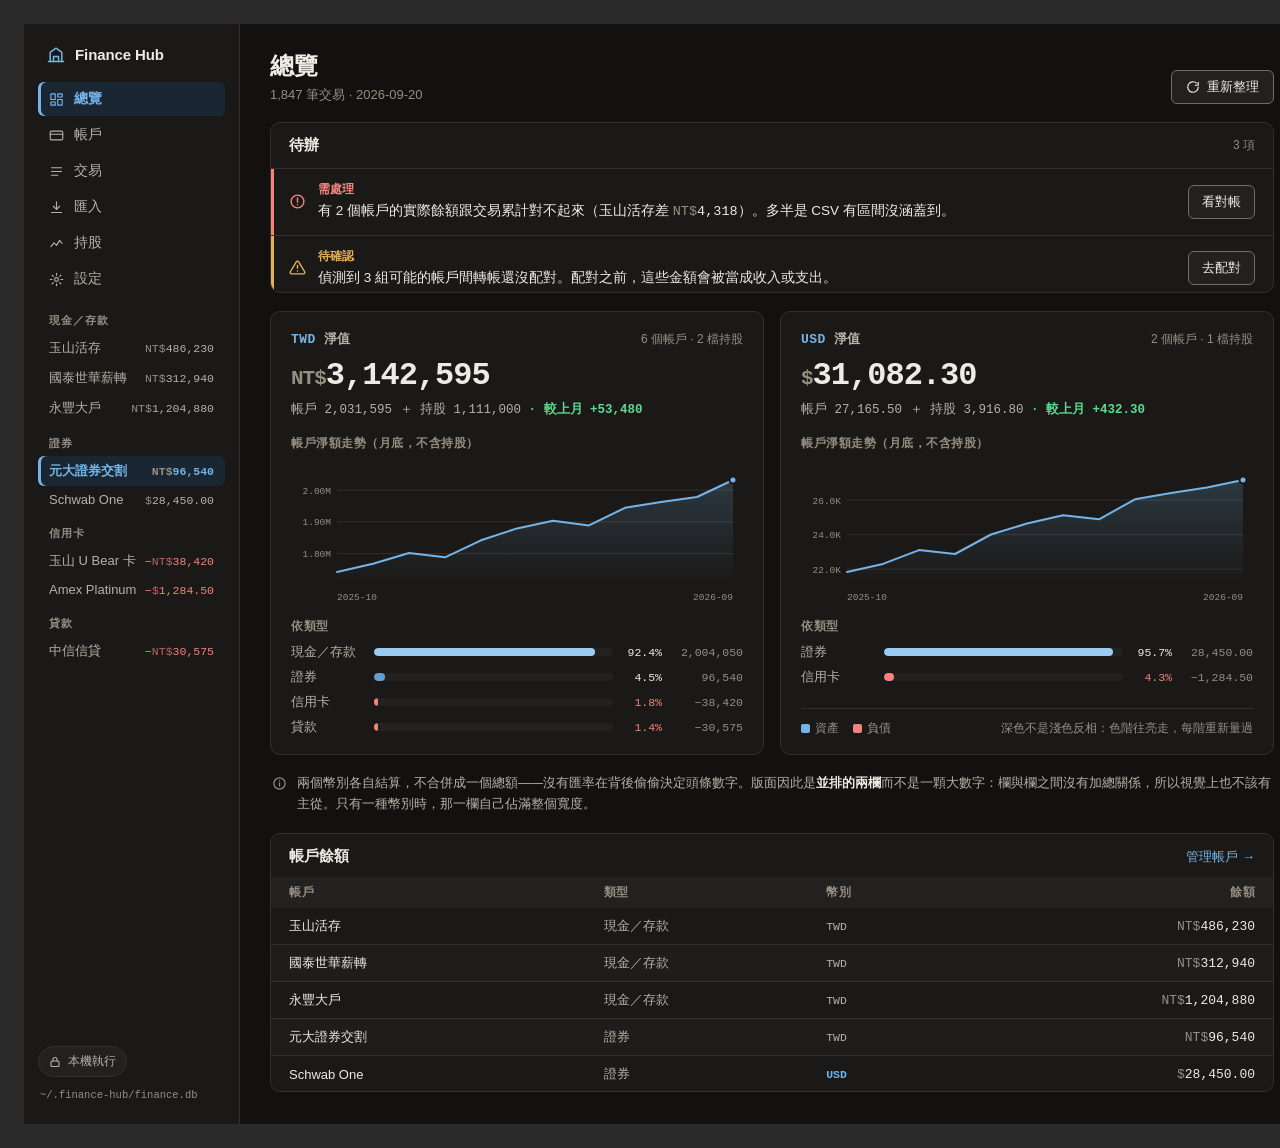
<file: docs/design/2026-09-restyle/03-overview-dark.html>
<!doctype html>
<html lang="zh-Hant">
<head>
<meta charset="utf-8">
<title>總覽（深色） — Finance Hub 樣式提案 2026-09</title>
<style>
body { margin: 0; font-family: -apple-system, BlinkMacSystemFont, "Segoe UI", "PingFang TC", "Noto Sans TC", sans-serif; }
a { color: #74B4E8; } a:hover { color: #9BCBEE; }
body { padding: 24px; background: #2a2a2a; }
</style>
</head>
<body>
<!-- Exported from the design canvas on 2026-09-21. 採用的方案 -->
<div style="width: 1280px; height: 1100px; box-sizing: border-box; display: flex; background: #121110; color: #EFEBE4;">

  <aside style="flex: 0 0 216px; box-sizing: border-box; background: #1A1917; border-right: 1px solid #332F2B; padding: 20px 14px; display: flex; flex-direction: column; gap: 18px;">
    <div style="display: flex; align-items: center; gap: 9px; padding: 0 8px;">
      <svg width="20" height="20" viewBox="0 0 24 24" fill="none" stroke="#74B4E8" stroke-width="1.8" stroke-linecap="round" stroke-linejoin="round" aria-hidden="true"><path d="M3 21h18"></path><path d="M5 21V10l7-5 7 5v11"></path><path d="M9 21v-6h6v6"></path></svg>
      <span style="font-size: 15px; font-weight: 700; letter-spacing: -0.1px;">Finance Hub</span>
    </div>

    <nav style="display: flex; flex-direction: column; gap: 2px;">
      <a href="#" style="display: flex; align-items: center; gap: 10px; padding: 8px 11px; border-radius: 6px; text-decoration: none; font-size: 13.5px; font-weight: 600; color: #74B4E8; background: #1A2733; box-shadow: inset 3px 0 0 #74B4E8;">
        <svg width="15" height="15" viewBox="0 0 24 24" fill="none" stroke="currentColor" stroke-width="1.8" stroke-linecap="round" stroke-linejoin="round" aria-hidden="true"><rect x="3" y="3" width="7" height="9"></rect><rect x="14" y="3" width="7" height="5"></rect><rect x="14" y="12" width="7" height="9"></rect><rect x="3" y="16" width="7" height="5"></rect></svg>
        總覽
      </a>
      <a href="#" style="display: flex; align-items: center; gap: 10px; padding: 8px 11px; border-radius: 6px; text-decoration: none; font-size: 13.5px; color: #B7B0A6;">
        <svg width="15" height="15" viewBox="0 0 24 24" fill="none" stroke="currentColor" stroke-width="1.8" stroke-linecap="round" stroke-linejoin="round" aria-hidden="true"><rect x="2" y="5" width="20" height="14" rx="2"></rect><path d="M2 10h20"></path></svg>
        帳戶
      </a>
      <a href="#" style="display: flex; align-items: center; gap: 10px; padding: 8px 11px; border-radius: 6px; text-decoration: none; font-size: 13.5px; color: #B7B0A6;">
        <svg width="15" height="15" viewBox="0 0 24 24" fill="none" stroke="currentColor" stroke-width="1.8" stroke-linecap="round" stroke-linejoin="round" aria-hidden="true"><path d="M4 6h16"></path><path d="M4 12h16"></path><path d="M4 18h10"></path></svg>
        交易
      </a>
      <a href="#" style="display: flex; align-items: center; gap: 10px; padding: 8px 11px; border-radius: 6px; text-decoration: none; font-size: 13.5px; color: #B7B0A6;">
        <svg width="15" height="15" viewBox="0 0 24 24" fill="none" stroke="currentColor" stroke-width="1.8" stroke-linecap="round" stroke-linejoin="round" aria-hidden="true"><path d="M12 3v12"></path><path d="M7 10l5 5 5-5"></path><path d="M4 20h16"></path></svg>
        匯入
      </a>
      <a href="#" style="display: flex; align-items: center; gap: 10px; padding: 8px 11px; border-radius: 6px; text-decoration: none; font-size: 13.5px; color: #B7B0A6;">
        <svg width="15" height="15" viewBox="0 0 24 24" fill="none" stroke="currentColor" stroke-width="1.8" stroke-linecap="round" stroke-linejoin="round" aria-hidden="true"><path d="M3 17l5-6 4 4 5-8 4 5"></path></svg>
        持股
      </a>
      <a href="#" style="display: flex; align-items: center; gap: 10px; padding: 8px 11px; border-radius: 6px; text-decoration: none; font-size: 13.5px; color: #B7B0A6;">
        <svg width="15" height="15" viewBox="0 0 24 24" fill="none" stroke="currentColor" stroke-width="1.8" stroke-linecap="round" stroke-linejoin="round" aria-hidden="true"><circle cx="12" cy="12" r="3"></circle><path d="M12 2v3M12 19v3M2 12h3M19 12h3M4.9 4.9l2.1 2.1M17 17l2.1 2.1M19.1 4.9L17 7M7 17l-2.1 2.1"></path></svg>
        設定
      </a>
    </nav>

    <div style="display: flex; flex-direction: column; gap: 14px; overflow: hidden;">
      <div>
        <div style="font-size: 10.5px; letter-spacing: 0.09em; text-transform: uppercase; color: #968E82; padding: 0 11px 5px; font-weight: 600;">現金／存款</div>
        <a href="#" style="display: flex; align-items: baseline; gap: 8px; padding: 6px 11px; border-radius: 6px; text-decoration: none; font-size: 13px; color: #B7B0A6;">
          <span style="flex: 1 1 auto; min-width: 0; overflow: hidden; text-overflow: ellipsis; white-space: nowrap;">玉山活存</span>
          <span style="flex: 0 0 auto; font-family: ui-monospace, 'SF Mono', Menlo, monospace; font-size: 11.5px; font-variant-numeric: tabular-nums;"><span style="color: #968E82;">NT$</span>486,230</span>
        </a>
        <a href="#" style="display: flex; align-items: baseline; gap: 8px; padding: 6px 11px; border-radius: 6px; text-decoration: none; font-size: 13px; color: #B7B0A6;">
          <span style="flex: 1 1 auto; min-width: 0; overflow: hidden; text-overflow: ellipsis; white-space: nowrap;">國泰世華薪轉</span>
          <span style="flex: 0 0 auto; font-family: ui-monospace, 'SF Mono', Menlo, monospace; font-size: 11.5px; font-variant-numeric: tabular-nums;"><span style="color: #968E82;">NT$</span>312,940</span>
        </a>
        <a href="#" style="display: flex; align-items: baseline; gap: 8px; padding: 6px 11px; border-radius: 6px; text-decoration: none; font-size: 13px; color: #B7B0A6;">
          <span style="flex: 1 1 auto; min-width: 0; overflow: hidden; text-overflow: ellipsis; white-space: nowrap;">永豐大戶</span>
          <span style="flex: 0 0 auto; font-family: ui-monospace, 'SF Mono', Menlo, monospace; font-size: 11.5px; font-variant-numeric: tabular-nums;"><span style="color: #968E82;">NT$</span>1,204,880</span>
        </a>
      </div>

      <div>
        <div style="font-size: 10.5px; letter-spacing: 0.09em; text-transform: uppercase; color: #968E82; padding: 0 11px 5px; font-weight: 600;">證券</div>
        <a href="#" style="display: flex; align-items: baseline; gap: 8px; padding: 6px 11px; border-radius: 6px; text-decoration: none; font-size: 13px; color: #74B4E8; font-weight: 600; background: #1A2733; box-shadow: inset 3px 0 0 #74B4E8;">
          <span style="flex: 1 1 auto; min-width: 0; overflow: hidden; text-overflow: ellipsis; white-space: nowrap;">元大證券交割</span>
          <span style="flex: 0 0 auto; font-family: ui-monospace, 'SF Mono', Menlo, monospace; font-size: 11.5px; font-variant-numeric: tabular-nums;"><span style="color: #968E82;">NT$</span>96,540</span>
        </a>
        <a href="#" style="display: flex; align-items: baseline; gap: 8px; padding: 6px 11px; border-radius: 6px; text-decoration: none; font-size: 13px; color: #B7B0A6;">
          <span style="flex: 1 1 auto; min-width: 0; overflow: hidden; text-overflow: ellipsis; white-space: nowrap;">Schwab One</span>
          <span style="flex: 0 0 auto; font-family: ui-monospace, 'SF Mono', Menlo, monospace; font-size: 11.5px; font-variant-numeric: tabular-nums;"><span style="color: #968E82;">$</span>28,450.00</span>
        </a>
      </div>

      <div>
        <div style="font-size: 10.5px; letter-spacing: 0.09em; text-transform: uppercase; color: #968E82; padding: 0 11px 5px; font-weight: 600;">信用卡</div>
        <a href="#" style="display: flex; align-items: baseline; gap: 8px; padding: 6px 11px; border-radius: 6px; text-decoration: none; font-size: 13px; color: #B7B0A6;">
          <span style="flex: 1 1 auto; min-width: 0; overflow: hidden; text-overflow: ellipsis; white-space: nowrap;">玉山 U Bear 卡</span>
          <span style="flex: 0 0 auto; font-family: ui-monospace, 'SF Mono', Menlo, monospace; font-size: 11.5px; font-variant-numeric: tabular-nums; color: #F4837E;">−<span style="opacity: 0.72;">NT$</span>38,420</span>
        </a>
        <a href="#" style="display: flex; align-items: baseline; gap: 8px; padding: 6px 11px; border-radius: 6px; text-decoration: none; font-size: 13px; color: #B7B0A6;">
          <span style="flex: 1 1 auto; min-width: 0; overflow: hidden; text-overflow: ellipsis; white-space: nowrap;">Amex Platinum</span>
          <span style="flex: 0 0 auto; font-family: ui-monospace, 'SF Mono', Menlo, monospace; font-size: 11.5px; font-variant-numeric: tabular-nums; color: #F4837E;">−<span style="opacity: 0.72;">$</span>1,284.50</span>
        </a>
      </div>

      <div>
        <div style="font-size: 10.5px; letter-spacing: 0.09em; text-transform: uppercase; color: #968E82; padding: 0 11px 5px; font-weight: 600;">貸款</div>
        <a href="#" style="display: flex; align-items: baseline; gap: 8px; padding: 6px 11px; border-radius: 6px; text-decoration: none; font-size: 13px; color: #B7B0A6;">
          <span style="flex: 1 1 auto; min-width: 0; overflow: hidden; text-overflow: ellipsis; white-space: nowrap;">中信信貸</span>
          <span style="flex: 0 0 auto; font-family: ui-monospace, 'SF Mono', Menlo, monospace; font-size: 11.5px; font-variant-numeric: tabular-nums; color: #F4837E;">−<span style="opacity: 0.72;">NT$</span>30,575</span>
        </a>
      </div>
    </div>

    <div style="margin-top: auto; display: flex; flex-direction: column; gap: 9px;">
      <div style="display: inline-flex; align-items: center; gap: 7px; font-size: 12px; font-weight: 500; color: #B7B0A6; background: #232120; border: 1px solid #332F2B; padding: 6px 10px; border-radius: 999px; width: fit-content;">
        <svg width="12" height="12" viewBox="0 0 24 24" fill="none" stroke="currentColor" stroke-width="2.2" stroke-linecap="round" stroke-linejoin="round" aria-hidden="true"><rect x="4" y="10" width="16" height="11" rx="2"></rect><path d="M8 10V7a4 4 0 0 1 8 0v3"></path></svg>
        本機執行
      </div>
      <div style="font-size: 11px; line-height: 1.6; color: #968E82; padding: 0 2px; word-break: break-all;">
        <span style="font-family: ui-monospace, 'SF Mono', Menlo, monospace; font-size: 10.5px;">~/.finance-hub/finance.db</span>
      </div>
    </div>
  </aside>

  <main style="flex-grow: 1; min-width: 0; box-sizing: border-box; padding: 26px 30px 32px; display: flex; flex-direction: column; gap: 18px;">

    <div style="display: flex; align-items: flex-end; justify-content: space-between; gap: 16px;">
      <div>
        <h1 style="margin: 0; font-size: 24px; font-weight: 700; letter-spacing: -0.3px;">總覽</h1>
        <div style="margin-top: 4px; font-size: 13px; color: #968E82;">1,847 筆交易 · 2026-09-20</div>
      </div>
      <button type="button" style="display: inline-flex; align-items: center; gap: 7px; font: inherit; font-size: 13px; font-weight: 500; height: 34px; padding: 0 14px; background: #232120; color: #EFEBE4; border: 1px solid #736C63; border-radius: 6px; cursor: pointer;">
        <svg width="14" height="14" viewBox="0 0 24 24" fill="none" stroke="currentColor" stroke-width="2" stroke-linecap="round" stroke-linejoin="round" aria-hidden="true"><path d="M21 12a9 9 0 1 1-3-6.7"></path><path d="M21 4v5h-5"></path></svg>
        重新整理
      </button>
    </div>

    <section style="background: #1A1917; border: 1px solid #332F2B; border-radius: 10px; overflow: hidden;">
      <div style="display: flex; align-items: center; justify-content: space-between; padding: 13px 18px; border-bottom: 1px solid #332F2B;">
        <div style="font-size: 15px; font-weight: 700;">待辦</div>
        <div style="font-size: 12px; color: #968E82;">3 項</div>
      </div>

      <div style="display: flex; align-items: center; gap: 12px; padding: 12px 18px; border-bottom: 1px solid #332F2B; box-shadow: inset 3px 0 0 #F4837E;">
        <svg width="17" height="17" viewBox="0 0 24 24" fill="none" stroke="#F4837E" stroke-width="2" stroke-linecap="round" stroke-linejoin="round" style="flex: 0 0 auto;" aria-hidden="true"><circle cx="12" cy="12" r="9"></circle><path d="M12 7v6"></path><path d="M12 16.5v.01"></path></svg>
        <div style="flex-grow: 1; min-width: 0;">
          <div style="font-size: 12px; font-weight: 700; color: #F4837E; letter-spacing: 0.2px;">需處理</div>
          <div style="margin-top: 2px; font-size: 13.5px; line-height: 1.6;">有 2 個帳戶的實際餘額跟交易累計對不起來（玉山活存差 <span style="font-family: ui-monospace, 'SF Mono', Menlo, monospace; font-variant-numeric: tabular-nums;"><span style="color: #968E82;">NT$</span>4,318</span>）。多半是 CSV 有區間沒涵蓋到。</div>
        </div>
        <a href="#" style="flex: 0 0 auto; display: inline-flex; align-items: center; height: 32px; padding: 0 13px; font-size: 13px; font-weight: 500; text-decoration: none; color: #EFEBE4; background: #232120; border: 1px solid #736C63; border-radius: 6px;">看對帳</a>
      </div>

      <div style="display: flex; align-items: center; gap: 12px; padding: 12px 18px; border-bottom: 1px solid #332F2B; box-shadow: inset 3px 0 0 #E3B155;">
        <svg width="17" height="17" viewBox="0 0 24 24" fill="none" stroke="#E3B155" stroke-width="2" stroke-linecap="round" stroke-linejoin="round" style="flex: 0 0 auto;" aria-hidden="true"><path d="M10.3 3.9 1.9 18a2 2 0 0 0 1.7 3h16.8a2 2 0 0 0 1.7-3L13.7 3.9a2 2 0 0 0-3.4 0z"></path><path d="M12 9v4"></path><path d="M12 17v.01"></path></svg>
        <div style="flex-grow: 1; min-width: 0;">
          <div style="font-size: 12px; font-weight: 700; color: #E3B155; letter-spacing: 0.2px;">待確認</div>
          <div style="margin-top: 2px; font-size: 13.5px; line-height: 1.6;">偵測到 3 組可能的帳戶間轉帳還沒配對。配對之前，這些金額會被當成收入或支出。</div>
        </div>
        <a href="#" style="flex: 0 0 auto; display: inline-flex; align-items: center; height: 32px; padding: 0 13px; font-size: 13px; font-weight: 500; text-decoration: none; color: #EFEBE4; background: #232120; border: 1px solid #736C63; border-radius: 6px;">去配對</a>
      </div>

      <div style="display: flex; align-items: center; gap: 12px; padding: 12px 18px; box-shadow: inset 3px 0 0 #74B4E8;">
        <svg width="17" height="17" viewBox="0 0 24 24" fill="none" stroke="#74B4E8" stroke-width="2" stroke-linecap="round" stroke-linejoin="round" style="flex: 0 0 auto;" aria-hidden="true"><circle cx="12" cy="12" r="9"></circle><path d="M12 11v5"></path><path d="M12 7.5v.01"></path></svg>
        <div style="flex-grow: 1; min-width: 0;">
          <div style="font-size: 12px; font-weight: 700; color: #74B4E8; letter-spacing: 0.2px;">說明</div>
          <div style="margin-top: 2px; font-size: 13.5px; line-height: 1.6;">走勢只含帳戶淨額。持股在第一階段沒有歷史價格，折進去會畫出一條從來不存在的線。</div>
        </div>
      </div>
    </section>

    <div style="display: flex; gap: 16px;">

      <section style="flex-grow: 1; flex-basis: 0; min-width: 0; background: #1A1917; border: 1px solid #332F2B; border-radius: 10px; padding: 18px 20px;">
        <div style="display: flex; align-items: baseline; justify-content: space-between; gap: 12px;">
          <div style="display: flex; align-items: baseline; gap: 8px;">
            <span style="font-family: ui-monospace, 'SF Mono', Menlo, monospace; font-size: 13px; font-weight: 700; letter-spacing: 0.4px; color: #74B4E8;">TWD</span>
            <span style="font-size: 13px; font-weight: 600; color: #B7B0A6;">淨值</span>
          </div>
          <span style="font-size: 12px; color: #968E82;">6 個帳戶 · 2 檔持股</span>
        </div>

        <div style="margin-top: 10px; font-family: ui-monospace, 'SF Mono', Menlo, monospace; font-size: 32px; font-weight: 700; letter-spacing: -1px; font-variant-numeric: tabular-nums; line-height: 1.1;">
          <span style="color: #968E82; font-size: 21px; font-weight: 600;">NT$</span>3,142,595
        </div>
        <div style="margin-top: 8px; font-size: 12.5px; color: #B7B0A6; font-family: ui-monospace, 'SF Mono', Menlo, monospace; font-variant-numeric: tabular-nums;">
          帳戶 2,031,595 ＋ 持股 1,111,000
          <span style="color: #5FD991; font-weight: 600;"> · 較上月 +53,480</span>
        </div>

        <div style="margin-top: 18px; font-size: 11.5px; font-weight: 600; letter-spacing: 0.5px; color: #968E82;">帳戶淨額走勢（月底，不含持股）</div>
        <svg viewBox="0 0 452 150" style="width: 100%; height: 150px; display: block; margin-top: 4px;" role="img" aria-label="TWD 帳戶淨額十二個月走勢，從 1,742,300 上升到 2,031,595">
          <defs>
            <linearGradient id="twdAreaDark" x1="0" y1="0" x2="0" y2="1">
              <stop offset="0%" stop-color="#74B4E8" stop-opacity="0.20"></stop>
              <stop offset="100%" stop-color="#74B4E8" stop-opacity="0"></stop>
            </linearGradient>
          </defs>
          <line x1="46" x2="442" y1="35.1" y2="35.1" stroke="#332F2B" stroke-width="1"></line>
          <line x1="46" x2="442" y1="66.9" y2="66.9" stroke="#332F2B" stroke-width="1"></line>
          <line x1="46" x2="442" y1="98.6" y2="98.6" stroke="#332F2B" stroke-width="1"></line>
          <text x="40" y="38.5" text-anchor="end" fill="#968E82" font-size="9.5" font-family="ui-monospace, 'SF Mono', Menlo, monospace">2.00M</text>
          <text x="40" y="70.3" text-anchor="end" fill="#968E82" font-size="9.5" font-family="ui-monospace, 'SF Mono', Menlo, monospace">1.90M</text>
          <text x="40" y="102" text-anchor="end" fill="#968E82" font-size="9.5" font-family="ui-monospace, 'SF Mono', Menlo, monospace">1.80M</text>
          <path d="M46,117L82,108.7L118,98L154,102.3L190,85.3L226,73.4L262,65.8L298,70.4L334,52.8L370,46.9L406,42L442,25L442,128L46,128Z" fill="url(#twdAreaDark)"></path>
          <path d="M46,117L82,108.7L118,98L154,102.3L190,85.3L226,73.4L262,65.8L298,70.4L334,52.8L370,46.9L406,42L442,25" fill="none" stroke="#74B4E8" stroke-width="2" stroke-linejoin="round" stroke-linecap="round"></path>
          <circle cx="442" cy="25" r="3.5" fill="#74B4E8" stroke="#1A1917" stroke-width="2"></circle>
          <text x="46" y="145" text-anchor="start" fill="#968E82" font-size="9.5" font-family="ui-monospace, 'SF Mono', Menlo, monospace">2025-10</text>
          <text x="442" y="145" text-anchor="end" fill="#968E82" font-size="9.5" font-family="ui-monospace, 'SF Mono', Menlo, monospace">2026-09</text>
        </svg>

        <div style="margin-top: 14px; font-size: 11.5px; font-weight: 600; letter-spacing: 0.5px; color: #968E82; margin-bottom: 10px;">依類型</div>
        <div style="display: flex; align-items: center; gap: 9px; margin-bottom: 8px; font-size: 12.5px;">
          <span style="flex: 0 0 74px; color: #B7B0A6;">現金／存款</span>
          <span style="flex-grow: 1; height: 8px; background: #232120; border-radius: 4px; overflow: hidden; display: block;"><span style="display: block; width: 92.4%; height: 100%; background: #9BCBEE; border-radius: 4px;"></span></span>
          <span style="flex: 0 0 40px; text-align: right; font-family: ui-monospace, 'SF Mono', Menlo, monospace; font-size: 11.5px; font-variant-numeric: tabular-nums;">92.4%</span>
          <span style="flex: 0 0 72px; text-align: right; font-family: ui-monospace, 'SF Mono', Menlo, monospace; font-size: 11.5px; color: #968E82; font-variant-numeric: tabular-nums;">2,004,050</span>
        </div>
        <div style="display: flex; align-items: center; gap: 9px; margin-bottom: 8px; font-size: 12.5px;">
          <span style="flex: 0 0 74px; color: #B7B0A6;">證券</span>
          <span style="flex-grow: 1; height: 8px; background: #232120; border-radius: 4px; overflow: hidden; display: block;"><span style="display: block; width: 4.45%; height: 100%; background: #649FD2; border-radius: 4px;"></span></span>
          <span style="flex: 0 0 40px; text-align: right; font-family: ui-monospace, 'SF Mono', Menlo, monospace; font-size: 11.5px; font-variant-numeric: tabular-nums;">4.5%</span>
          <span style="flex: 0 0 72px; text-align: right; font-family: ui-monospace, 'SF Mono', Menlo, monospace; font-size: 11.5px; color: #968E82; font-variant-numeric: tabular-nums;">96,540</span>
        </div>
        <div style="display: flex; align-items: center; gap: 9px; margin-bottom: 8px; font-size: 12.5px;">
          <span style="flex: 0 0 74px; color: #B7B0A6;">信用卡</span>
          <span style="flex-grow: 1; height: 8px; background: #232120; border-radius: 4px; overflow: hidden; display: block;"><span style="display: block; width: 1.77%; min-width: 4px; height: 100%; background: #F4837E; border-radius: 4px;"></span></span>
          <span style="flex: 0 0 40px; text-align: right; font-family: ui-monospace, 'SF Mono', Menlo, monospace; font-size: 11.5px; font-variant-numeric: tabular-nums; color: #F4837E;">1.8%</span>
          <span style="flex: 0 0 72px; text-align: right; font-family: ui-monospace, 'SF Mono', Menlo, monospace; font-size: 11.5px; color: #968E82; font-variant-numeric: tabular-nums;">−38,420</span>
        </div>
        <div style="display: flex; align-items: center; gap: 9px; font-size: 12.5px;">
          <span style="flex: 0 0 74px; color: #B7B0A6;">貸款</span>
          <span style="flex-grow: 1; height: 8px; background: #232120; border-radius: 4px; overflow: hidden; display: block;"><span style="display: block; width: 1.41%; min-width: 4px; height: 100%; background: #F4837E; border-radius: 4px;"></span></span>
          <span style="flex: 0 0 40px; text-align: right; font-family: ui-monospace, 'SF Mono', Menlo, monospace; font-size: 11.5px; font-variant-numeric: tabular-nums; color: #F4837E;">1.4%</span>
          <span style="flex: 0 0 72px; text-align: right; font-family: ui-monospace, 'SF Mono', Menlo, monospace; font-size: 11.5px; color: #968E82; font-variant-numeric: tabular-nums;">−30,575</span>
        </div>
      </section>

      <section style="flex-grow: 1; flex-basis: 0; min-width: 0; background: #1A1917; border: 1px solid #332F2B; border-radius: 10px; padding: 18px 20px;">
        <div style="display: flex; align-items: baseline; justify-content: space-between; gap: 12px;">
          <div style="display: flex; align-items: baseline; gap: 8px;">
            <span style="font-family: ui-monospace, 'SF Mono', Menlo, monospace; font-size: 13px; font-weight: 700; letter-spacing: 0.4px; color: #74B4E8;">USD</span>
            <span style="font-size: 13px; font-weight: 600; color: #B7B0A6;">淨值</span>
          </div>
          <span style="font-size: 12px; color: #968E82;">2 個帳戶 · 1 檔持股</span>
        </div>

        <div style="margin-top: 10px; font-family: ui-monospace, 'SF Mono', Menlo, monospace; font-size: 32px; font-weight: 700; letter-spacing: -1px; font-variant-numeric: tabular-nums; line-height: 1.1;">
          <span style="color: #968E82; font-size: 21px; font-weight: 600;">$</span>31,082.30
        </div>
        <div style="margin-top: 8px; font-size: 12.5px; color: #B7B0A6; font-family: ui-monospace, 'SF Mono', Menlo, monospace; font-variant-numeric: tabular-nums;">
          帳戶 27,165.50 ＋ 持股 3,916.80
          <span style="color: #5FD991; font-weight: 600;"> · 較上月 +432.30</span>
        </div>

        <div style="margin-top: 18px; font-size: 11.5px; font-weight: 600; letter-spacing: 0.5px; color: #968E82;">帳戶淨額走勢（月底，不含持股）</div>
        <svg viewBox="0 0 452 150" style="width: 100%; height: 150px; display: block; margin-top: 4px;" role="img" aria-label="USD 帳戶淨額十二個月走勢，從 21,840.20 上升到 27,165.50">
          <defs>
            <linearGradient id="usdAreaDark" x1="0" y1="0" x2="0" y2="1">
              <stop offset="0%" stop-color="#74B4E8" stop-opacity="0.20"></stop>
              <stop offset="100%" stop-color="#74B4E8" stop-opacity="0"></stop>
            </linearGradient>
          </defs>
          <line x1="46" x2="442" y1="45.2" y2="45.2" stroke="#332F2B" stroke-width="1"></line>
          <line x1="46" x2="442" y1="79.7" y2="79.7" stroke="#332F2B" stroke-width="1"></line>
          <line x1="46" x2="442" y1="114.2" y2="114.2" stroke="#332F2B" stroke-width="1"></line>
          <text x="40" y="48.6" text-anchor="end" fill="#968E82" font-size="9.5" font-family="ui-monospace, 'SF Mono', Menlo, monospace">26.0K</text>
          <text x="40" y="83.1" text-anchor="end" fill="#968E82" font-size="9.5" font-family="ui-monospace, 'SF Mono', Menlo, monospace">24.0K</text>
          <text x="40" y="117.6" text-anchor="end" fill="#968E82" font-size="9.5" font-family="ui-monospace, 'SF Mono', Menlo, monospace">22.0K</text>
          <path d="M46,117L82,108.9L118,95.1L154,99L190,79.5L226,68.5L262,60.3L298,64.3L334,44.3L370,38.1L406,32.5L442,25L442,128L46,128Z" fill="url(#usdAreaDark)"></path>
          <path d="M46,117L82,108.9L118,95.1L154,99L190,79.5L226,68.5L262,60.3L298,64.3L334,44.3L370,38.1L406,32.5L442,25" fill="none" stroke="#74B4E8" stroke-width="2" stroke-linejoin="round" stroke-linecap="round"></path>
          <circle cx="442" cy="25" r="3.5" fill="#74B4E8" stroke="#1A1917" stroke-width="2"></circle>
          <text x="46" y="145" text-anchor="start" fill="#968E82" font-size="9.5" font-family="ui-monospace, 'SF Mono', Menlo, monospace">2025-10</text>
          <text x="442" y="145" text-anchor="end" fill="#968E82" font-size="9.5" font-family="ui-monospace, 'SF Mono', Menlo, monospace">2026-09</text>
        </svg>

        <div style="margin-top: 14px; font-size: 11.5px; font-weight: 600; letter-spacing: 0.5px; color: #968E82; margin-bottom: 10px;">依類型</div>
        <div style="display: flex; align-items: center; gap: 9px; margin-bottom: 8px; font-size: 12.5px;">
          <span style="flex: 0 0 74px; color: #B7B0A6;">證券</span>
          <span style="flex-grow: 1; height: 8px; background: #232120; border-radius: 4px; overflow: hidden; display: block;"><span style="display: block; width: 95.7%; height: 100%; background: #9BCBEE; border-radius: 4px;"></span></span>
          <span style="flex: 0 0 40px; text-align: right; font-family: ui-monospace, 'SF Mono', Menlo, monospace; font-size: 11.5px; font-variant-numeric: tabular-nums;">95.7%</span>
          <span style="flex: 0 0 72px; text-align: right; font-family: ui-monospace, 'SF Mono', Menlo, monospace; font-size: 11.5px; color: #968E82; font-variant-numeric: tabular-nums;">28,450.00</span>
        </div>
        <div style="display: flex; align-items: center; gap: 9px; font-size: 12.5px;">
          <span style="flex: 0 0 74px; color: #B7B0A6;">信用卡</span>
          <span style="flex-grow: 1; height: 8px; background: #232120; border-radius: 4px; overflow: hidden; display: block;"><span style="display: block; width: 4.32%; height: 100%; background: #F4837E; border-radius: 4px;"></span></span>
          <span style="flex: 0 0 40px; text-align: right; font-family: ui-monospace, 'SF Mono', Menlo, monospace; font-size: 11.5px; font-variant-numeric: tabular-nums; color: #F4837E;">4.3%</span>
          <span style="flex: 0 0 72px; text-align: right; font-family: ui-monospace, 'SF Mono', Menlo, monospace; font-size: 11.5px; color: #968E82; font-variant-numeric: tabular-nums;">−1,284.50</span>
        </div>

        <div style="margin-top: 22px; padding-top: 12px; border-top: 1px solid #332F2B; display: flex; align-items: center; gap: 14px; font-size: 11.5px; color: #968E82;">
          <span style="display: inline-flex; align-items: center; gap: 5px;"><span style="width: 9px; height: 9px; border-radius: 2px; background: #74B4E8;"></span>資產</span>
          <span style="display: inline-flex; align-items: center; gap: 5px;"><span style="width: 9px; height: 9px; border-radius: 2px; background: #F4837E;"></span>負債</span>
          <span style="margin-left: auto;">深色不是淺色反相：色階往亮走，每階重新量過</span>
        </div>
      </section>
    </div>

    <div style="display: flex; align-items: flex-start; gap: 10px; font-size: 12.5px; line-height: 1.7; color: #B7B0A6; padding: 0 2px;">
      <svg width="15" height="15" viewBox="0 0 24 24" fill="none" stroke="#968E82" stroke-width="2" stroke-linecap="round" stroke-linejoin="round" style="flex: 0 0 auto; margin-top: 3px;" aria-hidden="true"><circle cx="12" cy="12" r="9"></circle><path d="M12 11v5"></path><path d="M12 7.5v.01"></path></svg>
      <div>兩個幣別各自結算，不合併成一個總額——沒有匯率在背後偷偷決定頭條數字。版面因此是<b style="color: #EFEBE4;">並排的兩欄</b>而不是一顆大數字：欄與欄之間沒有加總關係，所以視覺上也不該有主從。只有一種幣別時，那一欄自己佔滿整個寬度。</div>
    </div>

    <section style="background: #1A1917; border: 1px solid #332F2B; border-radius: 10px; overflow: hidden;">
      <div style="display: flex; align-items: center; justify-content: space-between; padding: 13px 18px 11px;">
        <div style="font-size: 15px; font-weight: 700;">帳戶餘額</div>
        <a href="#" style="font-size: 13px; color: #74B4E8; text-decoration: none; font-weight: 500;">管理帳戶 →</a>
      </div>
      <table style="width: 100%; border-collapse: collapse; font-size: 13px;">
        <thead>
          <tr style="background: #232120;">
            <th style="text-align: left; font-weight: 600; font-size: 11.5px; letter-spacing: 0.5px; color: #968E82; padding: 8px 18px; white-space: nowrap;">帳戶</th>
            <th style="text-align: left; font-weight: 600; font-size: 11.5px; letter-spacing: 0.5px; color: #968E82; padding: 8px 10px; white-space: nowrap;">類型</th>
            <th style="text-align: left; font-weight: 600; font-size: 11.5px; letter-spacing: 0.5px; color: #968E82; padding: 8px 10px; white-space: nowrap;">幣別</th>
            <th style="text-align: right; font-weight: 600; font-size: 11.5px; letter-spacing: 0.5px; color: #968E82; padding: 8px 18px; white-space: nowrap;">餘額</th>
          </tr>
        </thead>
        <tbody>
          <tr>
            <td style="padding: 9px 18px; border-bottom: 1px solid #332F2B;">玉山活存</td>
            <td style="padding: 9px 10px; border-bottom: 1px solid #332F2B; color: #B7B0A6;">現金／存款</td>
            <td style="padding: 9px 10px; border-bottom: 1px solid #332F2B; font-family: ui-monospace, 'SF Mono', Menlo, monospace; font-size: 11.5px; color: #B7B0A6;">TWD</td>
            <td style="padding: 9px 18px; border-bottom: 1px solid #332F2B; text-align: right; font-family: ui-monospace, 'SF Mono', Menlo, monospace; font-variant-numeric: tabular-nums;"><span style="color: #968E82;">NT$</span>486,230</td>
          </tr>
          <tr style="background: #1E1D1B;">
            <td style="padding: 9px 18px; border-bottom: 1px solid #332F2B;">國泰世華薪轉</td>
            <td style="padding: 9px 10px; border-bottom: 1px solid #332F2B; color: #B7B0A6;">現金／存款</td>
            <td style="padding: 9px 10px; border-bottom: 1px solid #332F2B; font-family: ui-monospace, 'SF Mono', Menlo, monospace; font-size: 11.5px; color: #B7B0A6;">TWD</td>
            <td style="padding: 9px 18px; border-bottom: 1px solid #332F2B; text-align: right; font-family: ui-monospace, 'SF Mono', Menlo, monospace; font-variant-numeric: tabular-nums;"><span style="color: #968E82;">NT$</span>312,940</td>
          </tr>
          <tr>
            <td style="padding: 9px 18px; border-bottom: 1px solid #332F2B;">永豐大戶</td>
            <td style="padding: 9px 10px; border-bottom: 1px solid #332F2B; color: #B7B0A6;">現金／存款</td>
            <td style="padding: 9px 10px; border-bottom: 1px solid #332F2B; font-family: ui-monospace, 'SF Mono', Menlo, monospace; font-size: 11.5px; color: #B7B0A6;">TWD</td>
            <td style="padding: 9px 18px; border-bottom: 1px solid #332F2B; text-align: right; font-family: ui-monospace, 'SF Mono', Menlo, monospace; font-variant-numeric: tabular-nums;"><span style="color: #968E82;">NT$</span>1,204,880</td>
          </tr>
          <tr style="background: #1E1D1B;">
            <td style="padding: 9px 18px; border-bottom: 1px solid #332F2B;">元大證券交割</td>
            <td style="padding: 9px 10px; border-bottom: 1px solid #332F2B; color: #B7B0A6;">證券</td>
            <td style="padding: 9px 10px; border-bottom: 1px solid #332F2B; font-family: ui-monospace, 'SF Mono', Menlo, monospace; font-size: 11.5px; color: #B7B0A6;">TWD</td>
            <td style="padding: 9px 18px; border-bottom: 1px solid #332F2B; text-align: right; font-family: ui-monospace, 'SF Mono', Menlo, monospace; font-variant-numeric: tabular-nums;"><span style="color: #968E82;">NT$</span>96,540</td>
          </tr>
          <tr>
            <td style="padding: 9px 18px; border-bottom: 1px solid #332F2B;">Schwab One</td>
            <td style="padding: 9px 10px; border-bottom: 1px solid #332F2B; color: #B7B0A6;">證券</td>
            <td style="padding: 9px 10px; border-bottom: 1px solid #332F2B; font-family: ui-monospace, 'SF Mono', Menlo, monospace; font-size: 11.5px; color: #74B4E8; font-weight: 600;">USD</td>
            <td style="padding: 9px 18px; border-bottom: 1px solid #332F2B; text-align: right; font-family: ui-monospace, 'SF Mono', Menlo, monospace; font-variant-numeric: tabular-nums;"><span style="color: #968E82;">$</span>28,450.00</td>
          </tr>
          <tr style="background: #1E1D1B;">
            <td style="padding: 9px 18px; border-bottom: 1px solid #332F2B;">玉山 U Bear 卡</td>
            <td style="padding: 9px 10px; border-bottom: 1px solid #332F2B; color: #B7B0A6;">信用卡</td>
            <td style="padding: 9px 10px; border-bottom: 1px solid #332F2B; font-family: ui-monospace, 'SF Mono', Menlo, monospace; font-size: 11.5px; color: #B7B0A6;">TWD</td>
            <td style="padding: 9px 18px; border-bottom: 1px solid #332F2B; text-align: right; font-family: ui-monospace, 'SF Mono', Menlo, monospace; font-variant-numeric: tabular-nums; color: #F4837E;">−<span style="opacity: 0.72;">NT$</span>38,420</td>
          </tr>
          <tr>
            <td style="padding: 9px 18px; border-bottom: 1px solid #332F2B;">Amex Platinum</td>
            <td style="padding: 9px 10px; border-bottom: 1px solid #332F2B; color: #B7B0A6;">信用卡</td>
            <td style="padding: 9px 10px; border-bottom: 1px solid #332F2B; font-family: ui-monospace, 'SF Mono', Menlo, monospace; font-size: 11.5px; color: #74B4E8; font-weight: 600;">USD</td>
            <td style="padding: 9px 18px; border-bottom: 1px solid #332F2B; text-align: right; font-family: ui-monospace, 'SF Mono', Menlo, monospace; font-variant-numeric: tabular-nums; color: #F4837E;">−<span style="opacity: 0.72;">$</span>1,284.50</td>
          </tr>
          <tr>
            <td style="padding: 9px 18px;">中信信貸</td>
            <td style="padding: 9px 10px; color: #B7B0A6;">貸款</td>
            <td style="padding: 9px 10px; font-family: ui-monospace, 'SF Mono', Menlo, monospace; font-size: 11.5px; color: #B7B0A6;">TWD</td>
            <td style="padding: 9px 18px; text-align: right; font-family: ui-monospace, 'SF Mono', Menlo, monospace; font-variant-numeric: tabular-nums; color: #F4837E;">−<span style="opacity: 0.72;">NT$</span>30,575</td>
          </tr>
        </tbody>
      </table>
    </section>

  </main>
</div>
</body>
</html>
</file>
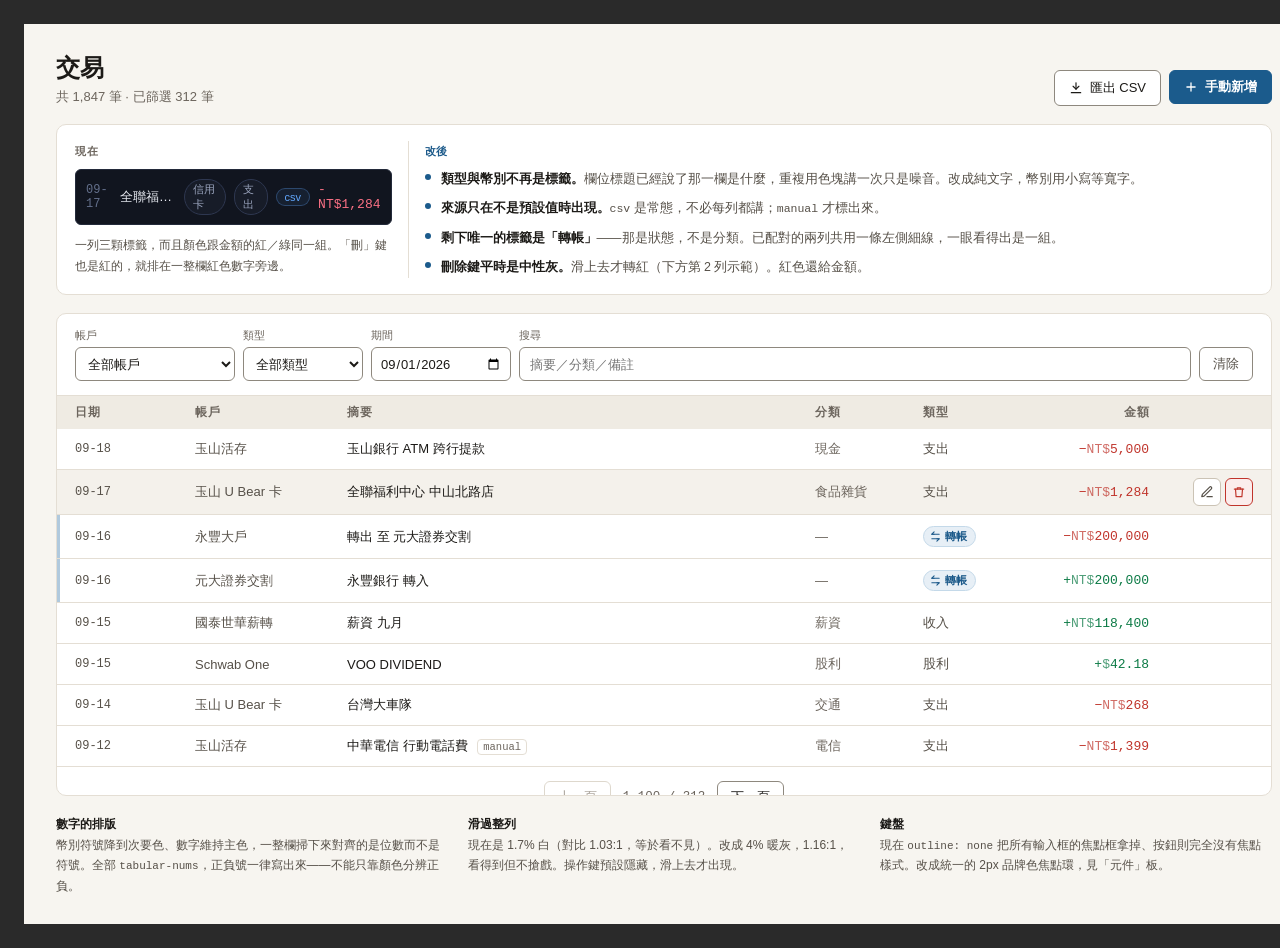
<file: docs/design/2026-09-restyle/04-transactions.html>
<!doctype html>
<html lang="zh-Hant">
<head>
<meta charset="utf-8">
<title>交易 — Finance Hub 樣式提案 2026-09</title>
<style>
body { margin: 0; font-family: -apple-system, BlinkMacSystemFont, "Segoe UI", "PingFang TC", "Noto Sans TC", sans-serif; }
a { color: #1C5A8A; } a:hover { color: #14476B; }
body { padding: 24px; background: #2a2a2a; }
</style>
</head>
<body>
<!-- Exported from the design canvas on 2026-09-21. 標籤瘦身，含改版前後對照 -->
<div style="width: 1280px; height: 900px; box-sizing: border-box; padding: 28px 32px; background: #F7F5F0; color: #1C1A17; display: flex; flex-direction: column; gap: 18px;">

  <div style="display: flex; align-items: flex-end; justify-content: space-between; gap: 16px;">
    <div>
      <h1 style="margin: 0; font-size: 24px; font-weight: 700; letter-spacing: -0.3px;">交易</h1>
      <div style="margin-top: 4px; font-size: 13px; color: #6C655D;">共 1,847 筆 · 已篩選 312 筆</div>
    </div>
    <div style="display: flex; gap: 8px;">
      <a href="#" style="display: inline-flex; align-items: center; gap: 7px; height: 34px; padding: 0 14px; font-size: 13px; font-weight: 500; text-decoration: none; color: #1C1A17; background: #FFFFFF; border: 1px solid #8E887E; border-radius: 6px;">
        <svg width="14" height="14" viewBox="0 0 24 24" fill="none" stroke="currentColor" stroke-width="2" stroke-linecap="round" stroke-linejoin="round" aria-hidden="true"><path d="M12 3v11"></path><path d="M7 9l5 5 5-5"></path><path d="M4 20h16"></path></svg>
        匯出 CSV
      </a>
      <button type="button" style="display: inline-flex; align-items: center; gap: 7px; font: inherit; font-size: 13px; font-weight: 600; height: 34px; padding: 0 14px; background: #1B5B8C; color: #FFFFFF; border: 1px solid #1B5B8C; border-radius: 6px; cursor: pointer;">
        <svg width="14" height="14" viewBox="0 0 24 24" fill="none" stroke="currentColor" stroke-width="2.2" stroke-linecap="round" stroke-linejoin="round" aria-hidden="true"><path d="M12 5v14"></path><path d="M5 12h14"></path></svg>
        手動新增
      </button>
    </div>
  </div>

  <div style="display: flex; gap: 16px; background: #FFFFFF; border: 1px solid #E4DED4; border-radius: 10px; padding: 16px 18px;">
    <div style="flex: 0 0 300px;">
      <div style="display: inline-flex; align-items: center; gap: 6px; font-size: 11px; font-weight: 700; letter-spacing: 0.6px; color: #6C655D; margin-bottom: 10px;">現在</div>
      <div style="background: #11151f; border: 1px solid #232a3a; border-radius: 6px; padding: 9px 10px; display: flex; align-items: center; gap: 8px; font-size: 13px; color: #e6e9f0;">
        <span style="color: #64708c; font-size: 12px; font-family: ui-monospace, 'SF Mono', Menlo, monospace;">09-17</span>
        <span style="flex-grow: 1; min-width: 0; overflow: hidden; text-overflow: ellipsis; white-space: nowrap;">全聯福利中心</span>
        <span style="padding: 2px 8px; border-radius: 999px; font-size: 11px; background: #171c28; color: #9aa4bd; border: 1px solid #2e3750;">信用卡</span>
        <span style="padding: 2px 8px; border-radius: 999px; font-size: 11px; background: #171c28; color: #9aa4bd; border: 1px solid #2e3750;">支出</span>
        <span style="padding: 2px 8px; border-radius: 999px; font-size: 11px; background: rgba(96,165,250,.08); color: #60a5fa; border: 1px solid rgba(96,165,250,.3);">csv</span>
        <span style="font-family: ui-monospace, 'SF Mono', Menlo, monospace; color: #fb7185;">-NT$1,284</span>
      </div>
      <div style="margin-top: 10px; font-size: 12px; line-height: 1.75; color: #565048;">
        一列三顆標籤，而且顏色跟金額的紅／綠同一組。「刪」鍵也是紅的，就排在一整欄紅色數字旁邊。
      </div>
    </div>

    <div style="width: 1px; background: #E4DED4;"></div>

    <div style="flex-grow: 1; min-width: 0;">
      <div style="display: inline-flex; align-items: center; gap: 6px; font-size: 11px; font-weight: 700; letter-spacing: 0.6px; color: #1C5A8A; margin-bottom: 10px;">改後</div>
      <div style="display: flex; flex-direction: column; gap: 8px;">
        <div style="display: flex; align-items: flex-start; gap: 10px; font-size: 12.5px; line-height: 1.7; color: #565048;">
          <span style="flex: 0 0 auto; margin-top: 5px; width: 6px; height: 6px; border-radius: 50%; background: #1B5B8C;"></span>
          <div><b style="color: #1C1A17;">類型與幣別不再是標籤。</b>欄位標題已經說了那一欄是什麼，重複用色塊講一次只是噪音。改成純文字，幣別用小寫等寬字。</div>
        </div>
        <div style="display: flex; align-items: flex-start; gap: 10px; font-size: 12.5px; line-height: 1.7; color: #565048;">
          <span style="flex: 0 0 auto; margin-top: 5px; width: 6px; height: 6px; border-radius: 50%; background: #1B5B8C;"></span>
          <div><b style="color: #1C1A17;">來源只在不是預設值時出現。</b><span style="font-family: ui-monospace, 'SF Mono', Menlo, monospace; font-size: 11.5px;">csv</span> 是常態，不必每列都講；<span style="font-family: ui-monospace, 'SF Mono', Menlo, monospace; font-size: 11.5px;">manual</span> 才標出來。</div>
        </div>
        <div style="display: flex; align-items: flex-start; gap: 10px; font-size: 12.5px; line-height: 1.7; color: #565048;">
          <span style="flex: 0 0 auto; margin-top: 5px; width: 6px; height: 6px; border-radius: 50%; background: #1B5B8C;"></span>
          <div><b style="color: #1C1A17;">剩下唯一的標籤是「轉帳」</b>——那是狀態，不是分類。已配對的兩列共用一條左側細線，一眼看得出是一組。</div>
        </div>
        <div style="display: flex; align-items: flex-start; gap: 10px; font-size: 12.5px; line-height: 1.7; color: #565048;">
          <span style="flex: 0 0 auto; margin-top: 5px; width: 6px; height: 6px; border-radius: 50%; background: #1B5B8C;"></span>
          <div><b style="color: #1C1A17;">刪除鍵平時是中性灰。</b>滑上去才轉紅（下方第 2 列示範）。紅色還給金額。</div>
        </div>
      </div>
    </div>
  </div>

  <section style="background: #FFFFFF; border: 1px solid #E4DED4; border-radius: 10px; overflow: hidden; flex-grow: 1; display: flex; flex-direction: column;">

    <div style="display: flex; gap: 8px; align-items: center; padding: 14px 18px; border-bottom: 1px solid #E4DED4; flex-wrap: wrap;">
      <label style="display: flex; flex-direction: column; gap: 4px;">
        <span style="font-size: 11px; color: #6C655D;">帳戶</span>
        <select style="font: inherit; font-size: 13px; height: 34px; width: 160px; padding: 0 8px; background: #FFFFFF; color: #1C1A17; border: 1px solid #8E887E; border-radius: 6px;">
          <option>全部帳戶</option>
        </select>
      </label>
      <label style="display: flex; flex-direction: column; gap: 4px;">
        <span style="font-size: 11px; color: #6C655D;">類型</span>
        <select style="font: inherit; font-size: 13px; height: 34px; width: 120px; padding: 0 8px; background: #FFFFFF; color: #1C1A17; border: 1px solid #8E887E; border-radius: 6px;">
          <option>全部類型</option>
        </select>
      </label>
      <label style="display: flex; flex-direction: column; gap: 4px;">
        <span style="font-size: 11px; color: #6C655D;">期間</span>
        <input type="date" value="2026-09-01" style="font: inherit; font-size: 13px; height: 34px; width: 140px; padding: 0 8px; background: #FFFFFF; color: #1C1A17; border: 1px solid #8E887E; border-radius: 6px; box-sizing: border-box;">
      </label>
      <label style="display: flex; flex-direction: column; gap: 4px; flex-grow: 1; min-width: 180px;">
        <span style="font-size: 11px; color: #6C655D;">搜尋</span>
        <input type="search" value="" placeholder="摘要／分類／備註" style="font: inherit; font-size: 13px; height: 34px; width: 100%; padding: 0 10px; background: #FFFFFF; color: #1C1A17; border: 1px solid #8E887E; border-radius: 6px; box-sizing: border-box;">
      </label>
      <button type="button" style="align-self: flex-end; font: inherit; font-size: 13px; height: 34px; padding: 0 13px; background: #FFFFFF; color: #565048; border: 1px solid #8E887E; border-radius: 6px; cursor: pointer;">清除</button>
    </div>

    <table style="width: 100%; border-collapse: collapse; font-size: 13px;">
      <thead>
        <tr style="background: #EFEBE3;">
          <th style="text-align: left; font-weight: 600; font-size: 11.5px; letter-spacing: 0.5px; color: #6C655D; padding: 9px 18px; white-space: nowrap; width: 92px;">日期</th>
          <th style="text-align: left; font-weight: 600; font-size: 11.5px; letter-spacing: 0.5px; color: #6C655D; padding: 9px 10px; white-space: nowrap; width: 132px;">帳戶</th>
          <th style="text-align: left; font-weight: 600; font-size: 11.5px; letter-spacing: 0.5px; color: #6C655D; padding: 9px 10px;">摘要</th>
          <th style="text-align: left; font-weight: 600; font-size: 11.5px; letter-spacing: 0.5px; color: #6C655D; padding: 9px 10px; white-space: nowrap; width: 88px;">分類</th>
          <th style="text-align: left; font-weight: 600; font-size: 11.5px; letter-spacing: 0.5px; color: #6C655D; padding: 9px 10px; white-space: nowrap; width: 74px;">類型</th>
          <th style="text-align: right; font-weight: 600; font-size: 11.5px; letter-spacing: 0.5px; color: #6C655D; padding: 9px 10px; white-space: nowrap; width: 132px;">金額</th>
          <th style="padding: 9px 18px; width: 76px;"><span style="position: absolute; width: 1px; height: 1px; overflow: hidden; clip-path: inset(50%);">操作</span></th>
        </tr>
      </thead>
      <tbody>

        <tr>
          <td style="padding: 11px 18px; border-bottom: 1px solid #E4DED4; font-family: ui-monospace, 'SF Mono', Menlo, monospace; font-size: 12px; color: #565048; white-space: nowrap;">09-18</td>
          <td style="padding: 11px 10px; border-bottom: 1px solid #E4DED4; color: #565048; white-space: nowrap;">玉山活存</td>
          <td style="padding: 11px 10px; border-bottom: 1px solid #E4DED4;">玉山銀行 ATM 跨行提款</td>
          <td style="padding: 11px 10px; border-bottom: 1px solid #E4DED4; color: #6C655D;">現金</td>
          <td style="padding: 11px 10px; border-bottom: 1px solid #E4DED4; color: #565048;">支出</td>
          <td style="padding: 11px 10px; border-bottom: 1px solid #E4DED4; text-align: right; font-family: ui-monospace, 'SF Mono', Menlo, monospace; font-variant-numeric: tabular-nums; color: #C0342B;">−<span style="opacity: 0.72;">NT$</span>5,000</td>
          <td style="padding: 11px 18px; border-bottom: 1px solid #E4DED4;"></td>
        </tr>

        <tr style="background: #F4F1EB;">
          <td style="padding: 11px 18px; border-bottom: 1px solid #E4DED4; font-family: ui-monospace, 'SF Mono', Menlo, monospace; font-size: 12px; color: #565048; white-space: nowrap;">09-17</td>
          <td style="padding: 11px 10px; border-bottom: 1px solid #E4DED4; color: #565048; white-space: nowrap;">玉山 U Bear 卡</td>
          <td style="padding: 11px 10px; border-bottom: 1px solid #E4DED4;">全聯福利中心 中山北路店</td>
          <td style="padding: 11px 10px; border-bottom: 1px solid #E4DED4; color: #6C655D;">食品雜貨</td>
          <td style="padding: 11px 10px; border-bottom: 1px solid #E4DED4; color: #565048;">支出</td>
          <td style="padding: 11px 10px; border-bottom: 1px solid #E4DED4; text-align: right; font-family: ui-monospace, 'SF Mono', Menlo, monospace; font-variant-numeric: tabular-nums; color: #C0342B;">−<span style="opacity: 0.72;">NT$</span>1,284</td>
          <td style="padding: 8px 18px; border-bottom: 1px solid #E4DED4;">
            <div style="display: flex; gap: 4px; justify-content: flex-end;">
              <button type="button" aria-label="編輯這筆交易" style="display: inline-grid; place-items: center; width: 28px; height: 28px; font: inherit; background: #FFFFFF; color: #565048; border: 1px solid #CBC3B5; border-radius: 6px; cursor: pointer;">
                <svg width="14" height="14" viewBox="0 0 24 24" fill="none" stroke="currentColor" stroke-width="2" stroke-linecap="round" stroke-linejoin="round" aria-hidden="true"><path d="M12 20h9"></path><path d="M16.5 3.5a2.1 2.1 0 0 1 3 3L7 19l-4 1 1-4z"></path></svg>
              </button>
              <button type="button" aria-label="刪除這筆交易" style="display: inline-grid; place-items: center; width: 28px; height: 28px; font: inherit; background: #FBEDEC; color: #C0342B; border: 1px solid #C0342B; border-radius: 6px; cursor: pointer;">
                <svg width="14" height="14" viewBox="0 0 24 24" fill="none" stroke="currentColor" stroke-width="2" stroke-linecap="round" stroke-linejoin="round" aria-hidden="true"><path d="M4 7h16"></path><path d="M9 7V5h6v2"></path><path d="M6 7l1 13h10l1-13"></path></svg>
              </button>
            </div>
          </td>
        </tr>

        <tr>
          <td style="padding: 11px 18px; border-bottom: 1px solid #E4DED4; font-family: ui-monospace, 'SF Mono', Menlo, monospace; font-size: 12px; color: #565048; white-space: nowrap; box-shadow: inset 3px 0 0 #B0C9DD;">09-16</td>
          <td style="padding: 11px 10px; border-bottom: 1px solid #E4DED4; color: #565048; white-space: nowrap;">永豐大戶</td>
          <td style="padding: 11px 10px; border-bottom: 1px solid #E4DED4;">轉出 至 元大證券交割</td>
          <td style="padding: 11px 10px; border-bottom: 1px solid #E4DED4; color: #6C655D;">—</td>
          <td style="padding: 11px 10px; border-bottom: 1px solid #E4DED4;">
            <span style="display: inline-flex; align-items: center; gap: 4px; padding: 2px 8px 2px 6px; border-radius: 999px; font-size: 11px; font-weight: 600; background: #E7EFF6; color: #1C5A8A; border: 1px solid #C4D9E9;">
              <svg width="11" height="11" viewBox="0 0 24 24" fill="none" stroke="currentColor" stroke-width="2.4" stroke-linecap="round" stroke-linejoin="round" aria-hidden="true"><path d="M9 7H4l5-5"></path><path d="M4 7h16"></path><path d="M15 17h5l-5 5"></path><path d="M20 17H4"></path></svg>
              轉帳
            </span>
          </td>
          <td style="padding: 11px 10px; border-bottom: 1px solid #E4DED4; text-align: right; font-family: ui-monospace, 'SF Mono', Menlo, monospace; font-variant-numeric: tabular-nums; color: #C0342B;">−<span style="opacity: 0.72;">NT$</span>200,000</td>
          <td style="padding: 11px 18px; border-bottom: 1px solid #E4DED4;"></td>
        </tr>

        <tr>
          <td style="padding: 11px 18px; border-bottom: 1px solid #E4DED4; font-family: ui-monospace, 'SF Mono', Menlo, monospace; font-size: 12px; color: #565048; white-space: nowrap; box-shadow: inset 3px 0 0 #B0C9DD;">09-16</td>
          <td style="padding: 11px 10px; border-bottom: 1px solid #E4DED4; color: #565048; white-space: nowrap;">元大證券交割</td>
          <td style="padding: 11px 10px; border-bottom: 1px solid #E4DED4;">永豐銀行 轉入</td>
          <td style="padding: 11px 10px; border-bottom: 1px solid #E4DED4; color: #6C655D;">—</td>
          <td style="padding: 11px 10px; border-bottom: 1px solid #E4DED4;">
            <span style="display: inline-flex; align-items: center; gap: 4px; padding: 2px 8px 2px 6px; border-radius: 999px; font-size: 11px; font-weight: 600; background: #E7EFF6; color: #1C5A8A; border: 1px solid #C4D9E9;">
              <svg width="11" height="11" viewBox="0 0 24 24" fill="none" stroke="currentColor" stroke-width="2.4" stroke-linecap="round" stroke-linejoin="round" aria-hidden="true"><path d="M9 7H4l5-5"></path><path d="M4 7h16"></path><path d="M15 17h5l-5 5"></path><path d="M20 17H4"></path></svg>
              轉帳
            </span>
          </td>
          <td style="padding: 11px 10px; border-bottom: 1px solid #E4DED4; text-align: right; font-family: ui-monospace, 'SF Mono', Menlo, monospace; font-variant-numeric: tabular-nums; color: #0B7A45;">+<span style="opacity: 0.72;">NT$</span>200,000</td>
          <td style="padding: 11px 18px; border-bottom: 1px solid #E4DED4;"></td>
        </tr>

        <tr>
          <td style="padding: 11px 18px; border-bottom: 1px solid #E4DED4; font-family: ui-monospace, 'SF Mono', Menlo, monospace; font-size: 12px; color: #565048; white-space: nowrap;">09-15</td>
          <td style="padding: 11px 10px; border-bottom: 1px solid #E4DED4; color: #565048; white-space: nowrap;">國泰世華薪轉</td>
          <td style="padding: 11px 10px; border-bottom: 1px solid #E4DED4;">薪資 九月</td>
          <td style="padding: 11px 10px; border-bottom: 1px solid #E4DED4; color: #6C655D;">薪資</td>
          <td style="padding: 11px 10px; border-bottom: 1px solid #E4DED4; color: #565048;">收入</td>
          <td style="padding: 11px 10px; border-bottom: 1px solid #E4DED4; text-align: right; font-family: ui-monospace, 'SF Mono', Menlo, monospace; font-variant-numeric: tabular-nums; color: #0B7A45;">+<span style="opacity: 0.72;">NT$</span>118,400</td>
          <td style="padding: 11px 18px; border-bottom: 1px solid #E4DED4;"></td>
        </tr>

        <tr>
          <td style="padding: 11px 18px; border-bottom: 1px solid #E4DED4; font-family: ui-monospace, 'SF Mono', Menlo, monospace; font-size: 12px; color: #565048; white-space: nowrap;">09-15</td>
          <td style="padding: 11px 10px; border-bottom: 1px solid #E4DED4; color: #565048; white-space: nowrap;">Schwab One</td>
          <td style="padding: 11px 10px; border-bottom: 1px solid #E4DED4;">VOO DIVIDEND</td>
          <td style="padding: 11px 10px; border-bottom: 1px solid #E4DED4; color: #6C655D;">股利</td>
          <td style="padding: 11px 10px; border-bottom: 1px solid #E4DED4; color: #565048;">股利</td>
          <td style="padding: 11px 10px; border-bottom: 1px solid #E4DED4; text-align: right; font-family: ui-monospace, 'SF Mono', Menlo, monospace; font-variant-numeric: tabular-nums; color: #0B7A45;">+<span style="opacity: 0.72;">$</span>42.18</td>
          <td style="padding: 11px 18px; border-bottom: 1px solid #E4DED4;"></td>
        </tr>

        <tr>
          <td style="padding: 11px 18px; border-bottom: 1px solid #E4DED4; font-family: ui-monospace, 'SF Mono', Menlo, monospace; font-size: 12px; color: #565048; white-space: nowrap;">09-14</td>
          <td style="padding: 11px 10px; border-bottom: 1px solid #E4DED4; color: #565048; white-space: nowrap;">玉山 U Bear 卡</td>
          <td style="padding: 11px 10px; border-bottom: 1px solid #E4DED4;">台灣大車隊</td>
          <td style="padding: 11px 10px; border-bottom: 1px solid #E4DED4; color: #6C655D;">交通</td>
          <td style="padding: 11px 10px; border-bottom: 1px solid #E4DED4; color: #565048;">支出</td>
          <td style="padding: 11px 10px; border-bottom: 1px solid #E4DED4; text-align: right; font-family: ui-monospace, 'SF Mono', Menlo, monospace; font-variant-numeric: tabular-nums; color: #C0342B;">−<span style="opacity: 0.72;">NT$</span>268</td>
          <td style="padding: 11px 18px; border-bottom: 1px solid #E4DED4;"></td>
        </tr>

        <tr>
          <td style="padding: 11px 18px; font-family: ui-monospace, 'SF Mono', Menlo, monospace; font-size: 12px; color: #565048; white-space: nowrap;">09-12</td>
          <td style="padding: 11px 10px; color: #565048; white-space: nowrap;">玉山活存</td>
          <td style="padding: 11px 10px;">中華電信 行動電話費
            <span style="margin-left: 6px; font-family: ui-monospace, 'SF Mono', Menlo, monospace; font-size: 10.5px; color: #6C655D; border: 1px solid #E4DED4; border-radius: 4px; padding: 1px 5px;">manual</span>
          </td>
          <td style="padding: 11px 10px; color: #6C655D;">電信</td>
          <td style="padding: 11px 10px; color: #565048;">支出</td>
          <td style="padding: 11px 10px; text-align: right; font-family: ui-monospace, 'SF Mono', Menlo, monospace; font-variant-numeric: tabular-nums; color: #C0342B;">−<span style="opacity: 0.72;">NT$</span>1,399</td>
          <td style="padding: 11px 18px;"></td>
        </tr>
      </tbody>
    </table>

    <div style="margin-top: auto; display: flex; align-items: center; justify-content: center; gap: 12px; padding: 14px 18px; border-top: 1px solid #E4DED4;">
      <button type="button" disabled style="font: inherit; font-size: 13px; height: 32px; padding: 0 13px; background: #FFFFFF; color: #A39C93; border: 1px solid #DED8CD; border-radius: 6px; cursor: not-allowed;">上一頁</button>
      <span style="font-size: 12.5px; color: #6C655D; font-family: ui-monospace, 'SF Mono', Menlo, monospace; font-variant-numeric: tabular-nums;">1–100 / 312</span>
      <button type="button" style="font: inherit; font-size: 13px; height: 32px; padding: 0 13px; background: #FFFFFF; color: #1C1A17; border: 1px solid #8E887E; border-radius: 6px; cursor: pointer;">下一頁</button>
    </div>
  </section>

  <div style="display: flex; gap: 20px; font-size: 12px; line-height: 1.7; color: #565048;">
    <div style="flex-grow: 1; flex-basis: 0;"><b style="color: #1C1A17;">數字的排版</b><br>幣別符號降到次要色、數字維持主色，一整欄掃下來對齊的是位數而不是符號。全部 <span style="font-family: ui-monospace, 'SF Mono', Menlo, monospace; font-size: 11px;">tabular-nums</span>，正負號一律寫出來——不能只靠顏色分辨正負。</div>
    <div style="flex-grow: 1; flex-basis: 0;"><b style="color: #1C1A17;">滑過整列</b><br>現在是 1.7% 白（對比 1.03:1，等於看不見）。改成 4% 暖灰，1.16:1，看得到但不搶戲。操作鍵預設隱藏，滑上去才出現。</div>
    <div style="flex-grow: 1; flex-basis: 0;"><b style="color: #1C1A17;">鍵盤</b><br>現在 <span style="font-family: ui-monospace, 'SF Mono', Menlo, monospace; font-size: 11px;">outline: none</span> 把所有輸入框的焦點框拿掉、按鈕則完全沒有焦點樣式。改成統一的 2px 品牌色焦點環，見「元件」板。</div>
  </div>

</div>
</body>
</html>
</file>
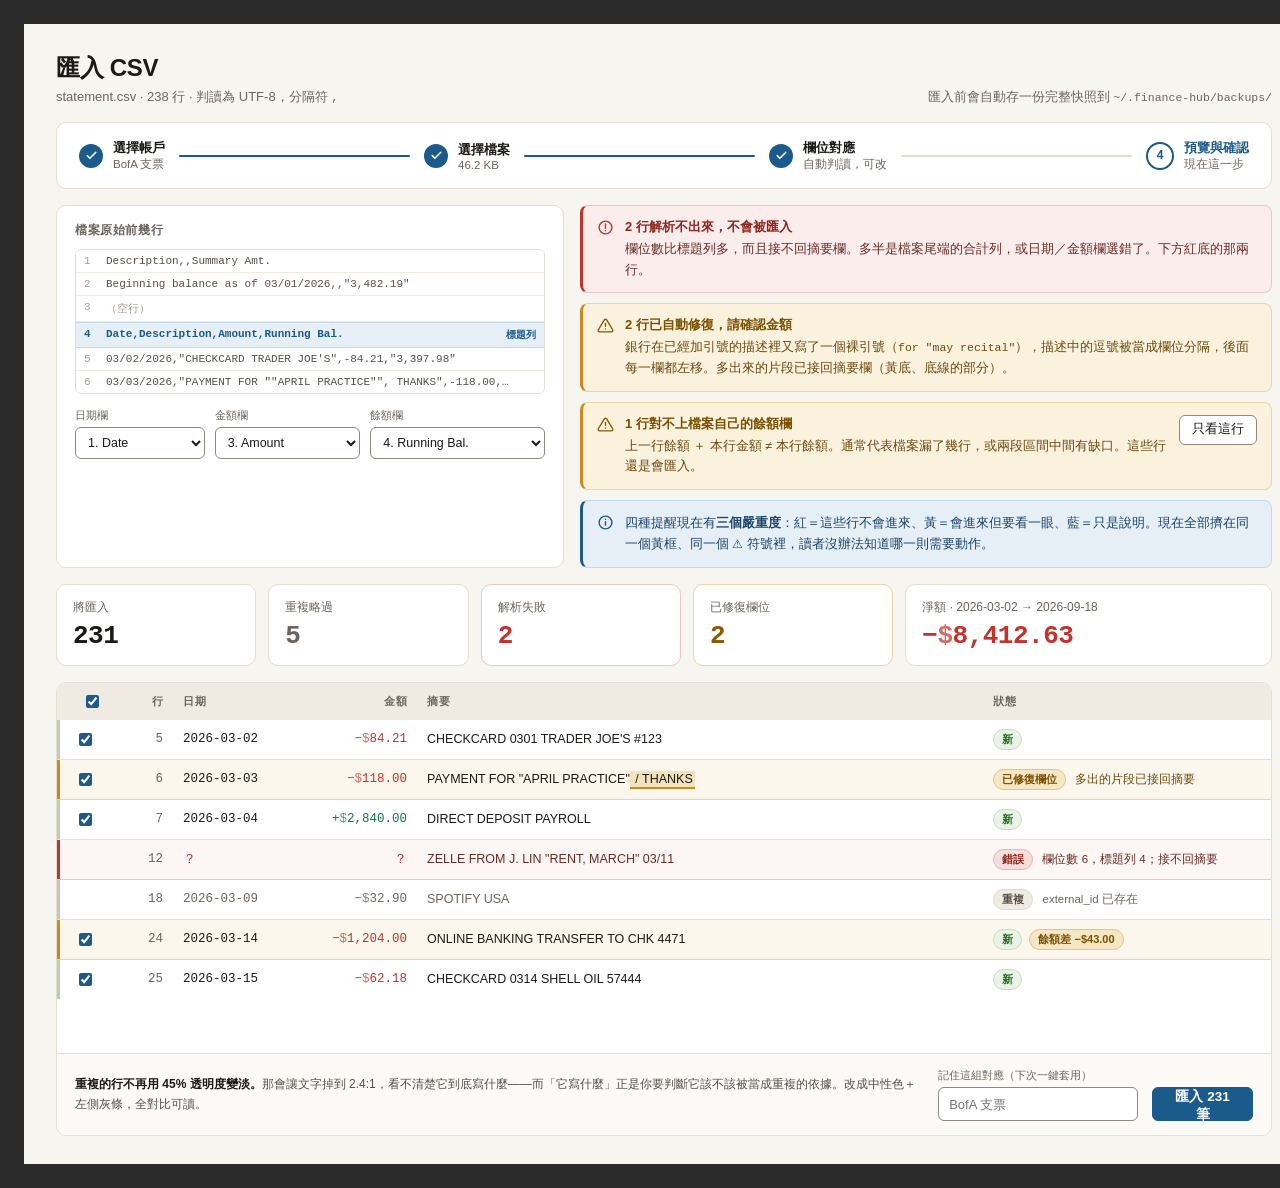
<file: docs/design/2026-09-restyle/05-import.html>
<!doctype html>
<html lang="zh-Hant">
<head>
<meta charset="utf-8">
<title>匯入預覽 — Finance Hub 樣式提案 2026-09</title>
<style>
body { margin: 0; font-family: -apple-system, BlinkMacSystemFont, "Segoe UI", "PingFang TC", "Noto Sans TC", sans-serif; }
a { color: #1C5A8A; } a:hover { color: #14476B; }
body { padding: 24px; background: #2a2a2a; }
</style>
</head>
<body>
<!-- Exported from the design canvas on 2026-09-21. 提示的嚴重度分級與每列狀態 -->
<div style="width: 1280px; height: 1140px; box-sizing: border-box; padding: 28px 32px; background: #F7F5F0; color: #1C1A17; display: flex; flex-direction: column; gap: 16px;">

  <div style="display: flex; align-items: flex-end; justify-content: space-between; gap: 16px;">
    <div>
      <h1 style="margin: 0; font-size: 24px; font-weight: 700; letter-spacing: -0.3px;">匯入 CSV</h1>
      <div style="margin-top: 4px; font-size: 13px; color: #6C655D;">statement.csv · 238 行 · 判讀為 UTF-8，分隔符 <span style="font-family: ui-monospace, 'SF Mono', Menlo, monospace; font-size: 12px;">,</span></div>
    </div>
    <div style="font-size: 12.5px; color: #6C655D;">匯入前會自動存一份完整快照到 <span style="font-family: ui-monospace, 'SF Mono', Menlo, monospace; font-size: 11.5px;">~/.finance-hub/backups/</span></div>
  </div>

  <div style="background: #FFFFFF; border: 1px solid #E4DED4; border-radius: 10px; padding: 16px 22px; display: flex; align-items: center;">
    <div style="display: flex; align-items: center; gap: 10px; flex: 0 0 auto;">
      <span style="display: grid; place-items: center; width: 24px; height: 24px; border-radius: 50%; background: #1B5B8C; color: #FFFFFF;">
        <svg width="13" height="13" viewBox="0 0 24 24" fill="none" stroke="currentColor" stroke-width="3" stroke-linecap="round" stroke-linejoin="round" aria-hidden="true"><path d="M20 6 9 17l-5-5"></path></svg>
      </span>
      <div><div style="font-size: 13px; font-weight: 600;">選擇帳戶</div><div style="font-size: 11.5px; color: #6C655D;">BofA 支票</div></div>
    </div>
    <span style="flex-grow: 1; height: 2px; background: #1B5B8C; margin: 0 14px; border-radius: 1px;"></span>
    <div style="display: flex; align-items: center; gap: 10px; flex: 0 0 auto;">
      <span style="display: grid; place-items: center; width: 24px; height: 24px; border-radius: 50%; background: #1B5B8C; color: #FFFFFF;">
        <svg width="13" height="13" viewBox="0 0 24 24" fill="none" stroke="currentColor" stroke-width="3" stroke-linecap="round" stroke-linejoin="round" aria-hidden="true"><path d="M20 6 9 17l-5-5"></path></svg>
      </span>
      <div><div style="font-size: 13px; font-weight: 600;">選擇檔案</div><div style="font-size: 11.5px; color: #6C655D;">46.2 KB</div></div>
    </div>
    <span style="flex-grow: 1; height: 2px; background: #1B5B8C; margin: 0 14px; border-radius: 1px;"></span>
    <div style="display: flex; align-items: center; gap: 10px; flex: 0 0 auto;">
      <span style="display: grid; place-items: center; width: 24px; height: 24px; border-radius: 50%; background: #1B5B8C; color: #FFFFFF;">
        <svg width="13" height="13" viewBox="0 0 24 24" fill="none" stroke="currentColor" stroke-width="3" stroke-linecap="round" stroke-linejoin="round" aria-hidden="true"><path d="M20 6 9 17l-5-5"></path></svg>
      </span>
      <div><div style="font-size: 13px; font-weight: 600;">欄位對應</div><div style="font-size: 11.5px; color: #6C655D;">自動判讀，可改</div></div>
    </div>
    <span style="flex-grow: 1; height: 2px; background: #E4DED4; margin: 0 14px; border-radius: 1px;"></span>
    <div style="display: flex; align-items: center; gap: 10px; flex: 0 0 auto;">
      <span style="display: grid; place-items: center; width: 24px; height: 24px; border-radius: 50%; background: #FFFFFF; border: 2px solid #1B5B8C; color: #1B5B8C; font-size: 12px; font-weight: 700; font-family: ui-monospace, 'SF Mono', Menlo, monospace;">4</span>
      <div><div style="font-size: 13px; font-weight: 700; color: #1C5A8A;">預覽與確認</div><div style="font-size: 11.5px; color: #6C655D;">現在這一步</div></div>
    </div>
  </div>

  <div style="display: flex; gap: 16px;">
    <div style="flex: 0 0 470px; background: #FFFFFF; border: 1px solid #E4DED4; border-radius: 10px; padding: 16px 18px;">
      <div style="font-size: 12px; font-weight: 600; letter-spacing: 0.6px; color: #6C655D; margin-bottom: 10px;">檔案原始前幾行</div>
      <div style="border: 1px solid #E4DED4; border-radius: 6px; overflow: hidden; font-family: ui-monospace, 'SF Mono', Menlo, monospace; font-size: 11px;">
        <div style="display: flex; padding: 5px 8px; background: #FFFFFF; border-bottom: 1px solid #EFEBE3;"><span style="flex: 0 0 22px; color: #A39C93;">1</span><span style="color: #565048; white-space: nowrap; overflow: hidden; text-overflow: ellipsis;">Description,,Summary Amt.</span></div>
        <div style="display: flex; padding: 5px 8px; background: #FFFFFF; border-bottom: 1px solid #EFEBE3;"><span style="flex: 0 0 22px; color: #A39C93;">2</span><span style="color: #565048; white-space: nowrap; overflow: hidden; text-overflow: ellipsis;">Beginning balance as of 03/01/2026,,"3,482.19"</span></div>
        <div style="display: flex; padding: 5px 8px; background: #FFFFFF; border-bottom: 1px solid #EFEBE3;"><span style="flex: 0 0 22px; color: #A39C93;">3</span><span style="color: #A39C93;">（空行）</span></div>
        <div style="display: flex; padding: 5px 8px; background: #E7EFF6; border-bottom: 1px solid #C4D9E9; border-top: 1px solid #C4D9E9;"><span style="flex: 0 0 22px; color: #1C5A8A; font-weight: 700;">4</span><span style="color: #1C5A8A; font-weight: 700; white-space: nowrap; overflow: hidden; text-overflow: ellipsis;">Date,Description,Amount,Running Bal.</span><span style="margin-left: auto; padding-left: 8px; flex: 0 0 auto; color: #1C5A8A; font-size: 10px; font-weight: 700;">標題列</span></div>
        <div style="display: flex; padding: 5px 8px; background: #FFFFFF; border-bottom: 1px solid #EFEBE3;"><span style="flex: 0 0 22px; color: #A39C93;">5</span><span style="color: #565048; white-space: nowrap; overflow: hidden; text-overflow: ellipsis;">03/02/2026,"CHECKCARD TRADER JOE'S",-84.21,"3,397.98"</span></div>
        <div style="display: flex; padding: 5px 8px; background: #FFFFFF;"><span style="flex: 0 0 22px; color: #A39C93;">6</span><span style="color: #565048; white-space: nowrap; overflow: hidden; text-overflow: ellipsis;">03/03/2026,"PAYMENT FOR ""APRIL PRACTICE"", THANKS",-118.00,…</span></div>
      </div>

      <div style="margin-top: 14px; display: flex; gap: 10px;">
        <label style="flex-grow: 1; display: flex; flex-direction: column; gap: 4px;">
          <span style="font-size: 11px; color: #6C655D;">日期欄</span>
          <select style="font: inherit; font-size: 12.5px; height: 32px; padding: 0 8px; background: #FFFFFF; color: #1C1A17; border: 1px solid #8E887E; border-radius: 6px;"><option>1. Date</option></select>
        </label>
        <label style="flex-grow: 1; display: flex; flex-direction: column; gap: 4px;">
          <span style="font-size: 11px; color: #6C655D;">金額欄</span>
          <select style="font: inherit; font-size: 12.5px; height: 32px; padding: 0 8px; background: #FFFFFF; color: #1C1A17; border: 1px solid #8E887E; border-radius: 6px;"><option>3. Amount</option></select>
        </label>
        <label style="flex-grow: 1; display: flex; flex-direction: column; gap: 4px;">
          <span style="font-size: 11px; color: #6C655D;">餘額欄</span>
          <select style="font: inherit; font-size: 12.5px; height: 32px; padding: 0 8px; background: #FFFFFF; color: #1C1A17; border: 1px solid #8E887E; border-radius: 6px;"><option>4. Running Bal.</option></select>
        </label>
      </div>
    </div>

    <div style="flex-grow: 1; min-width: 0; display: flex; flex-direction: column; gap: 10px;">

      <div style="display: flex; align-items: flex-start; gap: 11px; background: #FBEDEC; border: 1px solid #EBC7C4; border-left: 3px solid #C0342B; border-radius: 8px; padding: 12px 14px;">
        <svg width="17" height="17" viewBox="0 0 24 24" fill="none" stroke="#C0342B" stroke-width="2" stroke-linecap="round" stroke-linejoin="round" style="flex: 0 0 auto; margin-top: 1px;" aria-hidden="true"><circle cx="12" cy="12" r="9"></circle><path d="M12 7v6"></path><path d="M12 16.5v.01"></path></svg>
        <div style="flex-grow: 1; min-width: 0;">
          <div style="font-size: 13px; font-weight: 700; color: #8E241C;">2 行解析不出來，不會被匯入</div>
          <div style="margin-top: 3px; font-size: 12.5px; line-height: 1.65; color: #6B2C26;">欄位數比標題列多，而且接不回摘要欄。多半是檔案尾端的合計列，或日期／金額欄選錯了。下方紅底的那兩行。</div>
        </div>
      </div>

      <div style="display: flex; align-items: flex-start; gap: 11px; background: #FBF2DE; border: 1px solid #E8D5A8; border-left: 3px solid #C98A1E; border-radius: 8px; padding: 12px 14px;">
        <svg width="17" height="17" viewBox="0 0 24 24" fill="none" stroke="#8A5A00" stroke-width="2" stroke-linecap="round" stroke-linejoin="round" style="flex: 0 0 auto; margin-top: 1px;" aria-hidden="true"><path d="M10.3 3.9 1.9 18a2 2 0 0 0 1.7 3h16.8a2 2 0 0 0 1.7-3L13.7 3.9a2 2 0 0 0-3.4 0z"></path><path d="M12 9v4"></path><path d="M12 17v.01"></path></svg>
        <div style="flex-grow: 1; min-width: 0;">
          <div style="font-size: 13px; font-weight: 700; color: #7A4F00;">2 行已自動修復，請確認金額</div>
          <div style="margin-top: 3px; font-size: 12.5px; line-height: 1.65; color: #6B4A10;">銀行在已經加引號的描述裡又寫了一個裸引號（<span style="font-family: ui-monospace, 'SF Mono', Menlo, monospace; font-size: 11.5px;">for "may recital"</span>），描述中的逗號被當成欄位分隔，後面每一欄都左移。多出來的片段已接回摘要欄（黃底、底線的部分）。</div>
        </div>
      </div>

      <div style="display: flex; align-items: flex-start; gap: 11px; background: #FBF2DE; border: 1px solid #E8D5A8; border-left: 3px solid #C98A1E; border-radius: 8px; padding: 12px 14px;">
        <svg width="17" height="17" viewBox="0 0 24 24" fill="none" stroke="#8A5A00" stroke-width="2" stroke-linecap="round" stroke-linejoin="round" style="flex: 0 0 auto; margin-top: 1px;" aria-hidden="true"><path d="M10.3 3.9 1.9 18a2 2 0 0 0 1.7 3h16.8a2 2 0 0 0 1.7-3L13.7 3.9a2 2 0 0 0-3.4 0z"></path><path d="M12 9v4"></path><path d="M12 17v.01"></path></svg>
        <div style="flex-grow: 1; min-width: 0;">
          <div style="font-size: 13px; font-weight: 700; color: #7A4F00;">1 行對不上檔案自己的餘額欄</div>
          <div style="margin-top: 3px; font-size: 12.5px; line-height: 1.65; color: #6B4A10;">上一行餘額 ＋ 本行金額 ≠ 本行餘額。通常代表檔案漏了幾行，或兩段區間中間有缺口。這些行還是會匯入。</div>
        </div>
        <button type="button" style="flex: 0 0 auto; font: inherit; font-size: 12.5px; font-weight: 500; height: 30px; padding: 0 12px; background: #FFFFFF; color: #1C1A17; border: 1px solid #8E887E; border-radius: 6px; cursor: pointer;">只看這行</button>
      </div>

      <div style="display: flex; align-items: flex-start; gap: 11px; background: #E7EFF6; border: 1px solid #C4D9E9; border-left: 3px solid #1B5B8C; border-radius: 8px; padding: 12px 14px;">
        <svg width="17" height="17" viewBox="0 0 24 24" fill="none" stroke="#1B5B8C" stroke-width="2" stroke-linecap="round" stroke-linejoin="round" style="flex: 0 0 auto; margin-top: 1px;" aria-hidden="true"><circle cx="12" cy="12" r="9"></circle><path d="M12 11v5"></path><path d="M12 7.5v.01"></path></svg>
        <div style="flex-grow: 1; min-width: 0; font-size: 12.5px; line-height: 1.65; color: #1A4468;">
          四種提醒現在有<b>三個嚴重度</b>：紅＝這些行不會進來、黃＝會進來但要看一眼、藍＝只是說明。現在全部擠在同一個黃框、同一個 <span style="font-family: ui-monospace, 'SF Mono', Menlo, monospace; font-size: 11.5px;">⚠︎</span> 符號裡，讀者沒辦法知道哪一則需要動作。
        </div>
      </div>
    </div>
  </div>

  <div style="display: flex; gap: 12px;">
    <div style="flex-grow: 1; flex-basis: 0; background: #FFFFFF; border: 1px solid #E4DED4; border-radius: 10px; padding: 14px 16px;">
      <div style="font-size: 12px; color: #6C655D;">將匯入</div>
      <div style="margin-top: 5px; font-family: ui-monospace, 'SF Mono', Menlo, monospace; font-size: 26px; font-weight: 700; font-variant-numeric: tabular-nums; letter-spacing: -0.5px;">231</div>
    </div>
    <div style="flex-grow: 1; flex-basis: 0; background: #FFFFFF; border: 1px solid #E4DED4; border-radius: 10px; padding: 14px 16px;">
      <div style="font-size: 12px; color: #6C655D;">重複略過</div>
      <div style="margin-top: 5px; font-family: ui-monospace, 'SF Mono', Menlo, monospace; font-size: 26px; font-weight: 700; font-variant-numeric: tabular-nums; letter-spacing: -0.5px; color: #6C655D;">5</div>
    </div>
    <div style="flex-grow: 1; flex-basis: 0; background: #FFFFFF; border: 1px solid #EBC7C4; border-radius: 10px; padding: 14px 16px;">
      <div style="font-size: 12px; color: #6C655D;">解析失敗</div>
      <div style="margin-top: 5px; font-family: ui-monospace, 'SF Mono', Menlo, monospace; font-size: 26px; font-weight: 700; font-variant-numeric: tabular-nums; letter-spacing: -0.5px; color: #C0342B;">2</div>
    </div>
    <div style="flex-grow: 1; flex-basis: 0; background: #FFFFFF; border: 1px solid #E8D5A8; border-radius: 10px; padding: 14px 16px;">
      <div style="font-size: 12px; color: #6C655D;">已修復欄位</div>
      <div style="margin-top: 5px; font-family: ui-monospace, 'SF Mono', Menlo, monospace; font-size: 26px; font-weight: 700; font-variant-numeric: tabular-nums; letter-spacing: -0.5px; color: #8A5A00;">2</div>
    </div>
    <div style="flex-grow: 2; flex-basis: 0; background: #FFFFFF; border: 1px solid #E4DED4; border-radius: 10px; padding: 14px 16px;">
      <div style="font-size: 12px; color: #6C655D;">淨額 · 2026-03-02 → 2026-09-18</div>
      <div style="margin-top: 5px; font-family: ui-monospace, 'SF Mono', Menlo, monospace; font-size: 26px; font-weight: 700; font-variant-numeric: tabular-nums; letter-spacing: -0.5px; color: #C0342B;">−<span style="opacity: 0.72;">$</span>8,412.63</div>
    </div>
  </div>

  <section style="background: #FFFFFF; border: 1px solid #E4DED4; border-radius: 10px; overflow: hidden; flex-grow: 1; display: flex; flex-direction: column;">
    <table style="width: 100%; border-collapse: collapse; font-size: 12.5px;">
      <thead>
        <tr style="background: #EFEBE3;">
          <th style="padding: 9px 0 9px 18px; width: 34px;"><input type="checkbox" checked aria-label="全選可匯入的行" style="accent-color: #1B5B8C;"></th>
          <th style="text-align: right; font-weight: 600; font-size: 11px; letter-spacing: 0.5px; color: #6C655D; padding: 9px 10px; width: 44px;">行</th>
          <th style="text-align: left; font-weight: 600; font-size: 11px; letter-spacing: 0.5px; color: #6C655D; padding: 9px 10px; width: 96px;">日期</th>
          <th style="text-align: right; font-weight: 600; font-size: 11px; letter-spacing: 0.5px; color: #6C655D; padding: 9px 10px; width: 108px;">金額</th>
          <th style="text-align: left; font-weight: 600; font-size: 11px; letter-spacing: 0.5px; color: #6C655D; padding: 9px 10px;">摘要</th>
          <th style="text-align: left; font-weight: 600; font-size: 11px; letter-spacing: 0.5px; color: #6C655D; padding: 9px 18px; width: 260px;">狀態</th>
        </tr>
      </thead>
      <tbody>
        <tr>
          <td style="padding: 9px 0 9px 18px; border-bottom: 1px solid #E4DED4; box-shadow: inset 3px 0 0 #B8D0AC;"><input type="checkbox" checked aria-label="匯入第 5 行" style="accent-color: #1B5B8C;"></td>
          <td style="padding: 9px 10px; border-bottom: 1px solid #E4DED4; text-align: right; font-family: ui-monospace, 'SF Mono', Menlo, monospace; color: #6C655D;">5</td>
          <td style="padding: 9px 10px; border-bottom: 1px solid #E4DED4; font-family: ui-monospace, 'SF Mono', Menlo, monospace;">2026-03-02</td>
          <td style="padding: 9px 10px; border-bottom: 1px solid #E4DED4; text-align: right; font-family: ui-monospace, 'SF Mono', Menlo, monospace; font-variant-numeric: tabular-nums; color: #C0342B;">−<span style="opacity: 0.72;">$</span>84.21</td>
          <td style="padding: 9px 10px; border-bottom: 1px solid #E4DED4;">CHECKCARD 0301 TRADER JOE'S #123</td>
          <td style="padding: 9px 18px; border-bottom: 1px solid #E4DED4;"><span style="display: inline-block; padding: 2px 8px; border-radius: 999px; font-size: 11px; font-weight: 600; background: #EAF2E7; color: #2A6B1E; border: 1px solid #C5DDBC;">新</span></td>
        </tr>

        <tr style="background: #FBF7EC;">
          <td style="padding: 9px 0 9px 18px; border-bottom: 1px solid #E8D5A8; box-shadow: inset 3px 0 0 #C98A1E;"><input type="checkbox" checked aria-label="匯入第 6 行" style="accent-color: #1B5B8C;"></td>
          <td style="padding: 9px 10px; border-bottom: 1px solid #E8D5A8; text-align: right; font-family: ui-monospace, 'SF Mono', Menlo, monospace; color: #6C655D;">6</td>
          <td style="padding: 9px 10px; border-bottom: 1px solid #E8D5A8; font-family: ui-monospace, 'SF Mono', Menlo, monospace;">2026-03-03</td>
          <td style="padding: 9px 10px; border-bottom: 1px solid #E8D5A8; text-align: right; font-family: ui-monospace, 'SF Mono', Menlo, monospace; font-variant-numeric: tabular-nums; color: #C0342B;">−<span style="opacity: 0.72;">$</span>118.00</td>
          <td style="padding: 9px 10px; border-bottom: 1px solid #E8D5A8;">PAYMENT FOR "APRIL PRACTICE"<span style="background: #F3E3BC; border-bottom: 2px solid #C98A1E; padding: 1px 2px;"> / THANKS</span></td>
          <td style="padding: 9px 18px; border-bottom: 1px solid #E8D5A8;">
            <span style="display: inline-block; padding: 2px 8px; border-radius: 999px; font-size: 11px; font-weight: 600; background: #F6E7C4; color: #7A4F00; border: 1px solid #E0C489;">已修復欄位</span>
            <span style="margin-left: 6px; font-size: 11.5px; color: #6B4A10;">多出的片段已接回摘要</span>
          </td>
        </tr>

        <tr>
          <td style="padding: 9px 0 9px 18px; border-bottom: 1px solid #E4DED4; box-shadow: inset 3px 0 0 #B8D0AC;"><input type="checkbox" checked aria-label="匯入第 7 行" style="accent-color: #1B5B8C;"></td>
          <td style="padding: 9px 10px; border-bottom: 1px solid #E4DED4; text-align: right; font-family: ui-monospace, 'SF Mono', Menlo, monospace; color: #6C655D;">7</td>
          <td style="padding: 9px 10px; border-bottom: 1px solid #E4DED4; font-family: ui-monospace, 'SF Mono', Menlo, monospace;">2026-03-04</td>
          <td style="padding: 9px 10px; border-bottom: 1px solid #E4DED4; text-align: right; font-family: ui-monospace, 'SF Mono', Menlo, monospace; font-variant-numeric: tabular-nums; color: #0B7A45;">+<span style="opacity: 0.72;">$</span>2,840.00</td>
          <td style="padding: 9px 10px; border-bottom: 1px solid #E4DED4;">DIRECT DEPOSIT PAYROLL</td>
          <td style="padding: 9px 18px; border-bottom: 1px solid #E4DED4;"><span style="display: inline-block; padding: 2px 8px; border-radius: 999px; font-size: 11px; font-weight: 600; background: #EAF2E7; color: #2A6B1E; border: 1px solid #C5DDBC;">新</span></td>
        </tr>

        <tr style="background: #FCF6F5;">
          <td style="padding: 9px 0 9px 18px; border-bottom: 1px solid #EBC7C4; box-shadow: inset 3px 0 0 #C0342B;"></td>
          <td style="padding: 9px 10px; border-bottom: 1px solid #EBC7C4; text-align: right; font-family: ui-monospace, 'SF Mono', Menlo, monospace; color: #6C655D;">12</td>
          <td style="padding: 9px 10px; border-bottom: 1px solid #EBC7C4; font-family: ui-monospace, 'SF Mono', Menlo, monospace; color: #C0342B;">？</td>
          <td style="padding: 9px 10px; border-bottom: 1px solid #EBC7C4; text-align: right; font-family: ui-monospace, 'SF Mono', Menlo, monospace; color: #C0342B;">？</td>
          <td style="padding: 9px 10px; border-bottom: 1px solid #EBC7C4; color: #6B2C26;">ZELLE FROM J. LIN "RENT, MARCH" 03/11</td>
          <td style="padding: 9px 18px; border-bottom: 1px solid #EBC7C4;">
            <span style="display: inline-block; padding: 2px 8px; border-radius: 999px; font-size: 11px; font-weight: 600; background: #F6DEDC; color: #8E241C; border: 1px solid #E4B6B2;">錯誤</span>
            <span style="margin-left: 6px; font-size: 11.5px; color: #6B2C26;">欄位數 6，標題列 4；接不回摘要</span>
          </td>
        </tr>

        <tr>
          <td style="padding: 9px 0 9px 18px; border-bottom: 1px solid #E4DED4; box-shadow: inset 3px 0 0 #CBC3B5;"></td>
          <td style="padding: 9px 10px; border-bottom: 1px solid #E4DED4; text-align: right; font-family: ui-monospace, 'SF Mono', Menlo, monospace; color: #6C655D;">18</td>
          <td style="padding: 9px 10px; border-bottom: 1px solid #E4DED4; font-family: ui-monospace, 'SF Mono', Menlo, monospace; color: #6C655D;">2026-03-09</td>
          <td style="padding: 9px 10px; border-bottom: 1px solid #E4DED4; text-align: right; font-family: ui-monospace, 'SF Mono', Menlo, monospace; font-variant-numeric: tabular-nums; color: #6C655D;">−<span style="opacity: 0.8;">$</span>32.90</td>
          <td style="padding: 9px 10px; border-bottom: 1px solid #E4DED4; color: #6C655D;">SPOTIFY USA</td>
          <td style="padding: 9px 18px; border-bottom: 1px solid #E4DED4;">
            <span style="display: inline-block; padding: 2px 8px; border-radius: 999px; font-size: 11px; font-weight: 600; background: #EFEBE3; color: #565048; border: 1px solid #DED8CD;">重複</span>
            <span style="margin-left: 6px; font-size: 11.5px; color: #6C655D;">external_id 已存在</span>
          </td>
        </tr>

        <tr style="background: #FBF7EC;">
          <td style="padding: 9px 0 9px 18px; border-bottom: 1px solid #E8D5A8; box-shadow: inset 3px 0 0 #C98A1E;"><input type="checkbox" checked aria-label="匯入第 24 行" style="accent-color: #1B5B8C;"></td>
          <td style="padding: 9px 10px; border-bottom: 1px solid #E8D5A8; text-align: right; font-family: ui-monospace, 'SF Mono', Menlo, monospace; color: #6C655D;">24</td>
          <td style="padding: 9px 10px; border-bottom: 1px solid #E8D5A8; font-family: ui-monospace, 'SF Mono', Menlo, monospace;">2026-03-14</td>
          <td style="padding: 9px 10px; border-bottom: 1px solid #E8D5A8; text-align: right; font-family: ui-monospace, 'SF Mono', Menlo, monospace; font-variant-numeric: tabular-nums; color: #C0342B;">−<span style="opacity: 0.72;">$</span>1,204.00</td>
          <td style="padding: 9px 10px; border-bottom: 1px solid #E8D5A8;">ONLINE BANKING TRANSFER TO CHK 4471</td>
          <td style="padding: 9px 18px; border-bottom: 1px solid #E8D5A8;">
            <span style="display: inline-block; padding: 2px 8px; border-radius: 999px; font-size: 11px; font-weight: 600; background: #EAF2E7; color: #2A6B1E; border: 1px solid #C5DDBC;">新</span>
            <span style="display: inline-block; margin-left: 4px; padding: 2px 8px; border-radius: 999px; font-size: 11px; font-weight: 600; background: #F6E7C4; color: #7A4F00; border: 1px solid #E0C489;">餘額差 −$43.00</span>
          </td>
        </tr>

        <tr>
          <td style="padding: 9px 0 9px 18px; box-shadow: inset 3px 0 0 #B8D0AC;"><input type="checkbox" checked aria-label="匯入第 25 行" style="accent-color: #1B5B8C;"></td>
          <td style="padding: 9px 10px; text-align: right; font-family: ui-monospace, 'SF Mono', Menlo, monospace; color: #6C655D;">25</td>
          <td style="padding: 9px 10px; font-family: ui-monospace, 'SF Mono', Menlo, monospace;">2026-03-15</td>
          <td style="padding: 9px 10px; text-align: right; font-family: ui-monospace, 'SF Mono', Menlo, monospace; font-variant-numeric: tabular-nums; color: #C0342B;">−<span style="opacity: 0.72;">$</span>62.18</td>
          <td style="padding: 9px 10px;">CHECKCARD 0314 SHELL OIL 57444</td>
          <td style="padding: 9px 18px;"><span style="display: inline-block; padding: 2px 8px; border-radius: 999px; font-size: 11px; font-weight: 600; background: #EAF2E7; color: #2A6B1E; border: 1px solid #C5DDBC;">新</span></td>
        </tr>
      </tbody>
    </table>

    <div style="margin-top: auto; display: flex; align-items: center; gap: 14px; padding: 14px 18px; border-top: 1px solid #E4DED4; background: #FBFAF7;">
      <div style="font-size: 12px; line-height: 1.6; color: #565048; flex-grow: 1;">
        <b style="color: #1C1A17;">重複的行不再用 45% 透明度變淡。</b>那會讓文字掉到 2.4:1，看不清楚它到底寫什麼——而「它寫什麼」正是你要判斷它該不該被當成重複的依據。改成中性色＋左側灰條，全對比可讀。
      </div>
      <label style="display: flex; flex-direction: column; gap: 4px; flex: 0 0 200px;">
        <span style="font-size: 11px; color: #6C655D;">記住這組對應（下次一鍵套用）</span>
        <input type="text" value="" placeholder="BofA 支票" style="font: inherit; font-size: 13px; height: 34px; padding: 0 10px; background: #FFFFFF; color: #1C1A17; border: 1px solid #8E887E; border-radius: 6px; box-sizing: border-box;">
      </label>
      <button type="button" style="align-self: flex-end; font: inherit; font-size: 13.5px; font-weight: 600; height: 34px; padding: 0 18px; background: #1B5B8C; color: #FFFFFF; border: 1px solid #1B5B8C; border-radius: 6px; cursor: pointer;">匯入 231 筆</button>
    </div>
  </section>

</div>
</body>
</html>
</file>
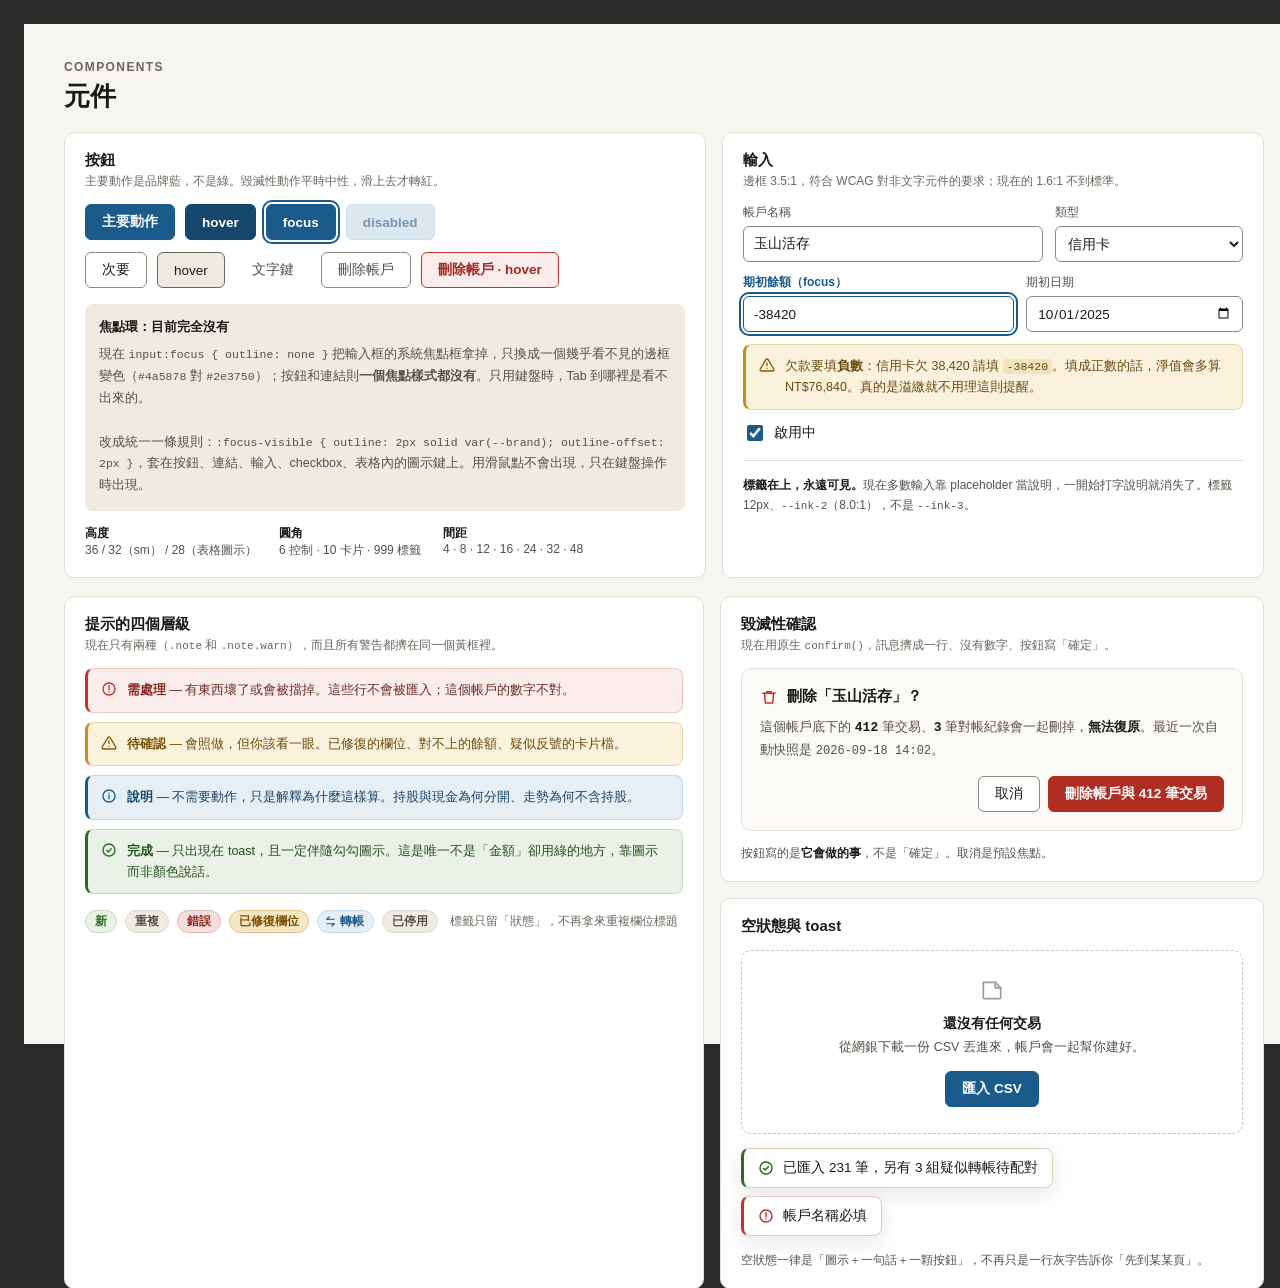
<file: docs/design/2026-09-restyle/06-components.html>
<!doctype html>
<html lang="zh-Hant">
<head>
<meta charset="utf-8">
<title>元件 — Finance Hub 樣式提案 2026-09</title>
<style>
body { margin: 0; font-family: -apple-system, BlinkMacSystemFont, "Segoe UI", "PingFang TC", "Noto Sans TC", sans-serif; }
a { color: #1C5A8A; } a:hover { color: #14476B; }
body { padding: 24px; background: #2a2a2a; }
</style>
</head>
<body>
<!-- Exported from the design canvas on 2026-09-21. 按鈕、輸入、焦點環、提示、毀滅性確認、空狀態 -->
<div style="width: 1280px; height: 1020px; box-sizing: border-box; padding: 36px 40px; background: #F7F5F0; color: #1C1A17; display: flex; flex-direction: column; gap: 18px;">

  <div>
    <div style="font-size: 12px; font-weight: 600; letter-spacing: 1.4px; color: #6C655D;">COMPONENTS</div>
    <h1 style="margin: 5px 0 0; font-size: 26px; font-weight: 700; letter-spacing: -0.3px;">元件</h1>
  </div>

  <div style="display: flex; gap: 16px;">

    <div style="flex-grow: 1.2; flex-basis: 0; background: #FFFFFF; border: 1px solid #E4DED4; border-radius: 10px; padding: 18px 20px;">
      <div style="font-size: 15px; font-weight: 700; margin-bottom: 3px;">按鈕</div>
      <div style="font-size: 12px; color: #6C655D; margin-bottom: 14px;">主要動作是品牌藍，不是綠。毀滅性動作平時中性，滑上去才轉紅。</div>

      <div style="display: flex; gap: 10px; flex-wrap: wrap; align-items: center; margin-bottom: 12px;">
        <button type="button" style="font: inherit; font-size: 13.5px; font-weight: 600; height: 36px; padding: 0 16px; background: #1B5B8C; color: #FFFFFF; border: 1px solid #1B5B8C; border-radius: 6px; cursor: pointer;">主要動作</button>
        <button type="button" style="font: inherit; font-size: 13.5px; font-weight: 600; height: 36px; padding: 0 16px; background: #14476B; color: #FFFFFF; border: 1px solid #14476B; border-radius: 6px; cursor: pointer;">hover</button>
        <button type="button" style="font: inherit; font-size: 13.5px; font-weight: 600; height: 36px; padding: 0 16px; background: #1B5B8C; color: #FFFFFF; border: 1px solid #1B5B8C; border-radius: 6px; cursor: pointer; outline: 2px solid #1B5B8C; outline-offset: 2px;">focus</button>
        <button type="button" disabled style="font: inherit; font-size: 13.5px; font-weight: 600; height: 36px; padding: 0 16px; background: #DCE7F0; color: #7D96AC; border: 1px solid #CFDDE9; border-radius: 6px; cursor: not-allowed;">disabled</button>
      </div>

      <div style="display: flex; gap: 10px; flex-wrap: wrap; align-items: center; margin-bottom: 12px;">
        <button type="button" style="font: inherit; font-size: 13.5px; font-weight: 500; height: 36px; padding: 0 16px; background: #FFFFFF; color: #1C1A17; border: 1px solid #8E887E; border-radius: 6px; cursor: pointer;">次要</button>
        <button type="button" style="font: inherit; font-size: 13.5px; font-weight: 500; height: 36px; padding: 0 16px; background: #EFEBE3; color: #1C1A17; border: 1px solid #6E675E; border-radius: 6px; cursor: pointer;">hover</button>
        <button type="button" style="font: inherit; font-size: 13.5px; font-weight: 500; height: 36px; padding: 0 16px; background: transparent; color: #565048; border: 1px solid transparent; border-radius: 6px; cursor: pointer;">文字鍵</button>
        <button type="button" style="font: inherit; font-size: 13.5px; font-weight: 500; height: 36px; padding: 0 16px; background: #FFFFFF; color: #565048; border: 1px solid #8E887E; border-radius: 6px; cursor: pointer;">刪除帳戶</button>
        <button type="button" style="font: inherit; font-size: 13.5px; font-weight: 600; height: 36px; padding: 0 16px; background: #FBEDEC; color: #A32A22; border: 1px solid #C0342B; border-radius: 6px; cursor: pointer;">刪除帳戶 · hover</button>
      </div>

      <div style="margin-top: 16px; padding: 14px; background: #EFEBE3; border-radius: 8px;">
        <div style="font-size: 13px; font-weight: 700; margin-bottom: 8px;">焦點環：目前完全沒有</div>
        <div style="font-size: 12.5px; line-height: 1.75; color: #565048;">
          現在 <span style="font-family: ui-monospace, 'SF Mono', Menlo, monospace; font-size: 11.5px;">input:focus { outline: none }</span> 把輸入框的系統焦點框拿掉，只換成一個幾乎看不見的邊框變色（<span style="font-family: ui-monospace, 'SF Mono', Menlo, monospace; font-size: 11.5px;">#4a5878</span> 對 <span style="font-family: ui-monospace, 'SF Mono', Menlo, monospace; font-size: 11.5px;">#2e3750</span>）；按鈕和連結則<b>一個焦點樣式都沒有</b>。只用鍵盤時，Tab 到哪裡是看不出來的。
          <br><br>
          改成統一一條規則：<span style="font-family: ui-monospace, 'SF Mono', Menlo, monospace; font-size: 11.5px;">:focus-visible { outline: 2px solid var(--brand); outline-offset: 2px }</span>，套在按鈕、連結、輸入、checkbox、表格內的圖示鍵上。用滑鼠點不會出現，只在鍵盤操作時出現。
        </div>
      </div>

      <div style="margin-top: 14px; display: flex; gap: 22px; font-size: 12px; color: #565048;">
        <div><b style="color: #1C1A17;">高度</b><br>36 / 32（sm） / 28（表格圖示）</div>
        <div><b style="color: #1C1A17;">圓角</b><br>6 控制 · 10 卡片 · 999 標籤</div>
        <div><b style="color: #1C1A17;">間距</b><br>4 · 8 · 12 · 16 · 24 · 32 · 48</div>
      </div>
    </div>

    <div style="flex-grow: 1; flex-basis: 0; background: #FFFFFF; border: 1px solid #E4DED4; border-radius: 10px; padding: 18px 20px;">
      <div style="font-size: 15px; font-weight: 700; margin-bottom: 3px;">輸入</div>
      <div style="font-size: 12px; color: #6C655D; margin-bottom: 14px;">邊框 3.5:1，符合 WCAG 對非文字元件的要求；現在的 1.6:1 不到標準。</div>

      <div style="display: flex; gap: 12px; margin-bottom: 12px;">
        <label style="flex-grow: 1; display: flex; flex-direction: column; gap: 5px;">
          <span style="font-size: 12px; color: #565048; font-weight: 500;">帳戶名稱</span>
          <input type="text" value="玉山活存" style="font: inherit; font-size: 13.5px; height: 36px; padding: 0 10px; background: #FFFFFF; color: #1C1A17; border: 1px solid #8E887E; border-radius: 6px; box-sizing: border-box;">
        </label>
        <label style="flex-grow: 1; display: flex; flex-direction: column; gap: 5px;">
          <span style="font-size: 12px; color: #565048; font-weight: 500;">類型</span>
          <select style="font: inherit; font-size: 13.5px; height: 36px; padding: 0 8px; background: #FFFFFF; color: #1C1A17; border: 1px solid #8E887E; border-radius: 6px;"><option>信用卡</option></select>
        </label>
      </div>

      <div style="display: flex; gap: 12px; margin-bottom: 12px;">
        <label style="flex-grow: 1; display: flex; flex-direction: column; gap: 5px;">
          <span style="font-size: 12px; color: #1C5A8A; font-weight: 600;">期初餘額（focus）</span>
          <input type="text" value="-38420" style="font: inherit; font-size: 13.5px; height: 36px; padding: 0 10px; background: #FFFFFF; color: #1C1A17; border: 1px solid #1B5B8C; border-radius: 6px; box-sizing: border-box; outline: 2px solid #1B5B8C; outline-offset: 2px;">
        </label>
        <label style="flex-grow: 1; display: flex; flex-direction: column; gap: 5px;">
          <span style="font-size: 12px; color: #565048; font-weight: 500;">期初日期</span>
          <input type="date" value="2025-10-01" style="font: inherit; font-size: 13.5px; height: 36px; padding: 0 10px; background: #FFFFFF; color: #1C1A17; border: 1px solid #8E887E; border-radius: 6px; box-sizing: border-box;">
        </label>
      </div>

      <div style="display: flex; align-items: flex-start; gap: 10px; background: #FBF2DE; border: 1px solid #E8D5A8; border-left: 3px solid #C98A1E; border-radius: 8px; padding: 11px 13px; margin-bottom: 12px;">
        <svg width="16" height="16" viewBox="0 0 24 24" fill="none" stroke="#8A5A00" stroke-width="2" stroke-linecap="round" stroke-linejoin="round" style="flex: 0 0 auto; margin-top: 1px;" aria-hidden="true"><path d="M10.3 3.9 1.9 18a2 2 0 0 0 1.7 3h16.8a2 2 0 0 0 1.7-3L13.7 3.9a2 2 0 0 0-3.4 0z"></path><path d="M12 9v4"></path><path d="M12 17v.01"></path></svg>
        <div style="font-size: 12.5px; line-height: 1.65; color: #6B4A10;">
          欠款要填<b>負數</b>：信用卡欠 38,420 請填 <span style="font-family: ui-monospace, 'SF Mono', Menlo, monospace; font-size: 11.5px; background: #F3E3BC; padding: 1px 4px; border-radius: 3px;">-38420</span>。填成正數的話，淨值會多算 NT$76,840。真的是溢繳就不用理這則提醒。
        </div>
      </div>

      <label style="display: flex; align-items: center; gap: 8px; font-size: 13.5px; cursor: pointer;">
        <input type="checkbox" checked style="width: 16px; height: 16px; accent-color: #1B5B8C; cursor: pointer;">
        啟用中
      </label>

      <div style="margin-top: 16px; padding-top: 14px; border-top: 1px solid #E4DED4; font-size: 12px; line-height: 1.7; color: #565048;">
        <b style="color: #1C1A17;">標籤在上，永遠可見。</b>現在多數輸入靠 placeholder 當說明，一開始打字說明就消失了。標籤 12px、<span style="font-family: ui-monospace, 'SF Mono', Menlo, monospace; font-size: 11px;">--ink-2</span>（8.0:1），不是 <span style="font-family: ui-monospace, 'SF Mono', Menlo, monospace; font-size: 11px;">--ink-3</span>。
      </div>
    </div>
  </div>

  <div style="display: flex; gap: 16px; flex-grow: 1;">

    <div style="flex-grow: 1.1; flex-basis: 0; background: #FFFFFF; border: 1px solid #E4DED4; border-radius: 10px; padding: 18px 20px;">
      <div style="font-size: 15px; font-weight: 700; margin-bottom: 3px;">提示的四個層級</div>
      <div style="font-size: 12px; color: #6C655D; margin-bottom: 14px;">現在只有兩種（<span style="font-family: ui-monospace, 'SF Mono', Menlo, monospace; font-size: 11px;">.note</span> 和 <span style="font-family: ui-monospace, 'SF Mono', Menlo, monospace; font-size: 11px;">.note.warn</span>），而且所有警告都擠在同一個黃框裡。</div>

      <div style="display: flex; flex-direction: column; gap: 9px;">
        <div style="display: flex; align-items: flex-start; gap: 10px; background: #FBEDEC; border: 1px solid #EBC7C4; border-left: 3px solid #C0342B; border-radius: 8px; padding: 11px 13px;">
          <svg width="16" height="16" viewBox="0 0 24 24" fill="none" stroke="#C0342B" stroke-width="2" stroke-linecap="round" stroke-linejoin="round" style="flex: 0 0 auto; margin-top: 1px;" aria-hidden="true"><circle cx="12" cy="12" r="9"></circle><path d="M12 7v6"></path><path d="M12 16.5v.01"></path></svg>
          <div style="font-size: 12.5px; line-height: 1.65; color: #6B2C26;"><b style="color: #8E241C;">需處理</b> — 有東西壞了或會被擋掉。這些行不會被匯入；這個帳戶的數字不對。</div>
        </div>
        <div style="display: flex; align-items: flex-start; gap: 10px; background: #FBF2DE; border: 1px solid #E8D5A8; border-left: 3px solid #C98A1E; border-radius: 8px; padding: 11px 13px;">
          <svg width="16" height="16" viewBox="0 0 24 24" fill="none" stroke="#8A5A00" stroke-width="2" stroke-linecap="round" stroke-linejoin="round" style="flex: 0 0 auto; margin-top: 1px;" aria-hidden="true"><path d="M10.3 3.9 1.9 18a2 2 0 0 0 1.7 3h16.8a2 2 0 0 0 1.7-3L13.7 3.9a2 2 0 0 0-3.4 0z"></path><path d="M12 9v4"></path><path d="M12 17v.01"></path></svg>
          <div style="font-size: 12.5px; line-height: 1.65; color: #6B4A10;"><b style="color: #7A4F00;">待確認</b> — 會照做，但你該看一眼。已修復的欄位、對不上的餘額、疑似反號的卡片檔。</div>
        </div>
        <div style="display: flex; align-items: flex-start; gap: 10px; background: #E7EFF6; border: 1px solid #C4D9E9; border-left: 3px solid #1B5B8C; border-radius: 8px; padding: 11px 13px;">
          <svg width="16" height="16" viewBox="0 0 24 24" fill="none" stroke="#1B5B8C" stroke-width="2" stroke-linecap="round" stroke-linejoin="round" style="flex: 0 0 auto; margin-top: 1px;" aria-hidden="true"><circle cx="12" cy="12" r="9"></circle><path d="M12 11v5"></path><path d="M12 7.5v.01"></path></svg>
          <div style="font-size: 12.5px; line-height: 1.65; color: #1A4468;"><b style="color: #14476B;">說明</b> — 不需要動作，只是解釋為什麼這樣算。持股與現金為何分開、走勢為何不含持股。</div>
        </div>
        <div style="display: flex; align-items: flex-start; gap: 10px; background: #EAF2E7; border: 1px solid #C5DDBC; border-left: 3px solid #2A6B1E; border-radius: 8px; padding: 11px 13px;">
          <svg width="16" height="16" viewBox="0 0 24 24" fill="none" stroke="#2A6B1E" stroke-width="2" stroke-linecap="round" stroke-linejoin="round" style="flex: 0 0 auto; margin-top: 1px;" aria-hidden="true"><circle cx="12" cy="12" r="9"></circle><path d="M8.5 12.5l2.5 2.5 4.5-5"></path></svg>
          <div style="font-size: 12.5px; line-height: 1.65; color: #25501C;"><b style="color: #1F5516;">完成</b> — 只出現在 toast，且一定伴隨勾勾圖示。這是唯一不是「金額」卻用綠的地方，靠圖示而非顏色說話。</div>
        </div>
      </div>

      <div style="margin-top: 16px; display: flex; flex-wrap: wrap; gap: 8px; align-items: center;">
        <span style="display: inline-block; padding: 3px 9px; border-radius: 999px; font-size: 11.5px; font-weight: 600; background: #EAF2E7; color: #2A6B1E; border: 1px solid #C5DDBC;">新</span>
        <span style="display: inline-block; padding: 3px 9px; border-radius: 999px; font-size: 11.5px; font-weight: 600; background: #EFEBE3; color: #565048; border: 1px solid #DED8CD;">重複</span>
        <span style="display: inline-block; padding: 3px 9px; border-radius: 999px; font-size: 11.5px; font-weight: 600; background: #F6DEDC; color: #8E241C; border: 1px solid #E4B6B2;">錯誤</span>
        <span style="display: inline-block; padding: 3px 9px; border-radius: 999px; font-size: 11.5px; font-weight: 600; background: #F6E7C4; color: #7A4F00; border: 1px solid #E0C489;">已修復欄位</span>
        <span style="display: inline-flex; align-items: center; gap: 4px; padding: 3px 9px 3px 7px; border-radius: 999px; font-size: 11.5px; font-weight: 600; background: #E7EFF6; color: #1C5A8A; border: 1px solid #C4D9E9;">
          <svg width="11" height="11" viewBox="0 0 24 24" fill="none" stroke="currentColor" stroke-width="2.4" stroke-linecap="round" stroke-linejoin="round" aria-hidden="true"><path d="M9 7H4l5-5"></path><path d="M4 7h16"></path><path d="M15 17h5l-5 5"></path><path d="M20 17H4"></path></svg>
          轉帳
        </span>
        <span style="display: inline-block; padding: 3px 9px; border-radius: 999px; font-size: 11.5px; font-weight: 600; background: #EFEBE3; color: #565048; border: 1px solid #DED8CD;">已停用</span>
        <span style="font-size: 11.5px; color: #6C655D; margin-left: 4px;">標籤只留「狀態」，不再拿來重複欄位標題</span>
      </div>
    </div>

    <div style="flex-grow: 1; flex-basis: 0; display: flex; flex-direction: column; gap: 16px;">

      <div style="background: #FFFFFF; border: 1px solid #E4DED4; border-radius: 10px; padding: 18px 20px;">
        <div style="font-size: 15px; font-weight: 700; margin-bottom: 3px;">毀滅性確認</div>
        <div style="font-size: 12px; color: #6C655D; margin-bottom: 14px;">現在用原生 <span style="font-family: ui-monospace, 'SF Mono', Menlo, monospace; font-size: 11px;">confirm()</span>，訊息擠成一行、沒有數字、按鈕寫「確定」。</div>

        <div style="border: 1px solid #E4DED4; border-radius: 10px; padding: 18px; background: #FBFAF7;">
          <div style="display: flex; align-items: center; gap: 9px; margin-bottom: 10px;">
            <svg width="18" height="18" viewBox="0 0 24 24" fill="none" stroke="#C0342B" stroke-width="2" stroke-linecap="round" stroke-linejoin="round" aria-hidden="true"><path d="M4 7h16"></path><path d="M9 7V5h6v2"></path><path d="M6 7l1 13h10l1-13"></path></svg>
            <div style="font-size: 15px; font-weight: 700;">刪除「玉山活存」？</div>
          </div>
          <div style="font-size: 13px; line-height: 1.7; color: #565048; margin-bottom: 14px;">
            這個帳戶底下的 <b style="color: #1C1A17; font-family: ui-monospace, 'SF Mono', Menlo, monospace;">412</b> 筆交易、<b style="color: #1C1A17; font-family: ui-monospace, 'SF Mono', Menlo, monospace;">3</b> 筆對帳紀錄會一起刪掉，<b style="color: #1C1A17;">無法復原</b>。最近一次自動快照是 <span style="font-family: ui-monospace, 'SF Mono', Menlo, monospace; font-size: 12px;">2026-09-18 14:02</span>。
          </div>
          <div style="display: flex; gap: 8px; justify-content: flex-end;">
            <button type="button" style="font: inherit; font-size: 13.5px; font-weight: 500; height: 36px; padding: 0 16px; background: #FFFFFF; color: #1C1A17; border: 1px solid #8E887E; border-radius: 6px; cursor: pointer;">取消</button>
            <button type="button" style="font: inherit; font-size: 13.5px; font-weight: 600; height: 36px; padding: 0 16px; background: #B02D24; color: #FFFFFF; border: 1px solid #B02D24; border-radius: 6px; cursor: pointer;">刪除帳戶與 412 筆交易</button>
          </div>
        </div>
        <div style="margin-top: 12px; font-size: 12px; line-height: 1.7; color: #565048;">按鈕寫的是<b style="color: #1C1A17;">它會做的事</b>，不是「確定」。取消是預設焦點。</div>
      </div>

      <div style="background: #FFFFFF; border: 1px solid #E4DED4; border-radius: 10px; padding: 18px 20px; flex-grow: 1;">
        <div style="font-size: 15px; font-weight: 700; margin-bottom: 14px;">空狀態與 toast</div>

        <div style="border: 1px dashed #CBC3B5; border-radius: 10px; padding: 26px 20px; text-align: center; margin-bottom: 14px;">
          <svg width="26" height="26" viewBox="0 0 24 24" fill="none" stroke="#A39C93" stroke-width="1.6" stroke-linecap="round" stroke-linejoin="round" style="margin-bottom: 8px;" aria-hidden="true"><path d="M4 5h11l5 5v9a1 1 0 0 1-1 1H5a1 1 0 0 1-1-1z"></path><path d="M15 5v5h5"></path></svg>
          <div style="font-size: 14px; font-weight: 600; margin-bottom: 4px;">還沒有任何交易</div>
          <div style="font-size: 12.5px; color: #565048; margin-bottom: 14px; line-height: 1.6;">從網銀下載一份 CSV 丟進來，帳戶會一起幫你建好。</div>
          <button type="button" style="font: inherit; font-size: 13.5px; font-weight: 600; height: 36px; padding: 0 16px; background: #1B5B8C; color: #FFFFFF; border: 1px solid #1B5B8C; border-radius: 6px; cursor: pointer;">匯入 CSV</button>
        </div>

        <div style="display: flex; flex-direction: column; gap: 8px;">
          <div style="display: inline-flex; align-items: center; gap: 9px; background: #FFFFFF; border: 1px solid #C5DDBC; border-left: 3px solid #2A6B1E; border-radius: 8px; padding: 10px 14px; box-shadow: 0 6px 20px rgba(28, 26, 23, 0.10); width: fit-content;">
            <svg width="16" height="16" viewBox="0 0 24 24" fill="none" stroke="#2A6B1E" stroke-width="2.2" stroke-linecap="round" stroke-linejoin="round" aria-hidden="true"><circle cx="12" cy="12" r="9"></circle><path d="M8.5 12.5l2.5 2.5 4.5-5"></path></svg>
            <span style="font-size: 13.5px;">已匯入 231 筆，另有 3 組疑似轉帳待配對</span>
          </div>
          <div style="display: inline-flex; align-items: center; gap: 9px; background: #FFFFFF; border: 1px solid #EBC7C4; border-left: 3px solid #C0342B; border-radius: 8px; padding: 10px 14px; box-shadow: 0 6px 20px rgba(28, 26, 23, 0.10); width: fit-content;">
            <svg width="16" height="16" viewBox="0 0 24 24" fill="none" stroke="#C0342B" stroke-width="2.2" stroke-linecap="round" stroke-linejoin="round" aria-hidden="true"><circle cx="12" cy="12" r="9"></circle><path d="M12 7v6"></path><path d="M12 16.5v.01"></path></svg>
            <span style="font-size: 13.5px;">帳戶名稱必填</span>
          </div>
        </div>

        <div style="margin-top: 14px; font-size: 12px; line-height: 1.7; color: #565048;">
          空狀態一律是「圖示＋一句話＋一顆按鈕」，不再只是一行灰字告訴你「先到某某頁」。
        </div>
      </div>
    </div>
  </div>

</div>
</body>
</html>
</file>
